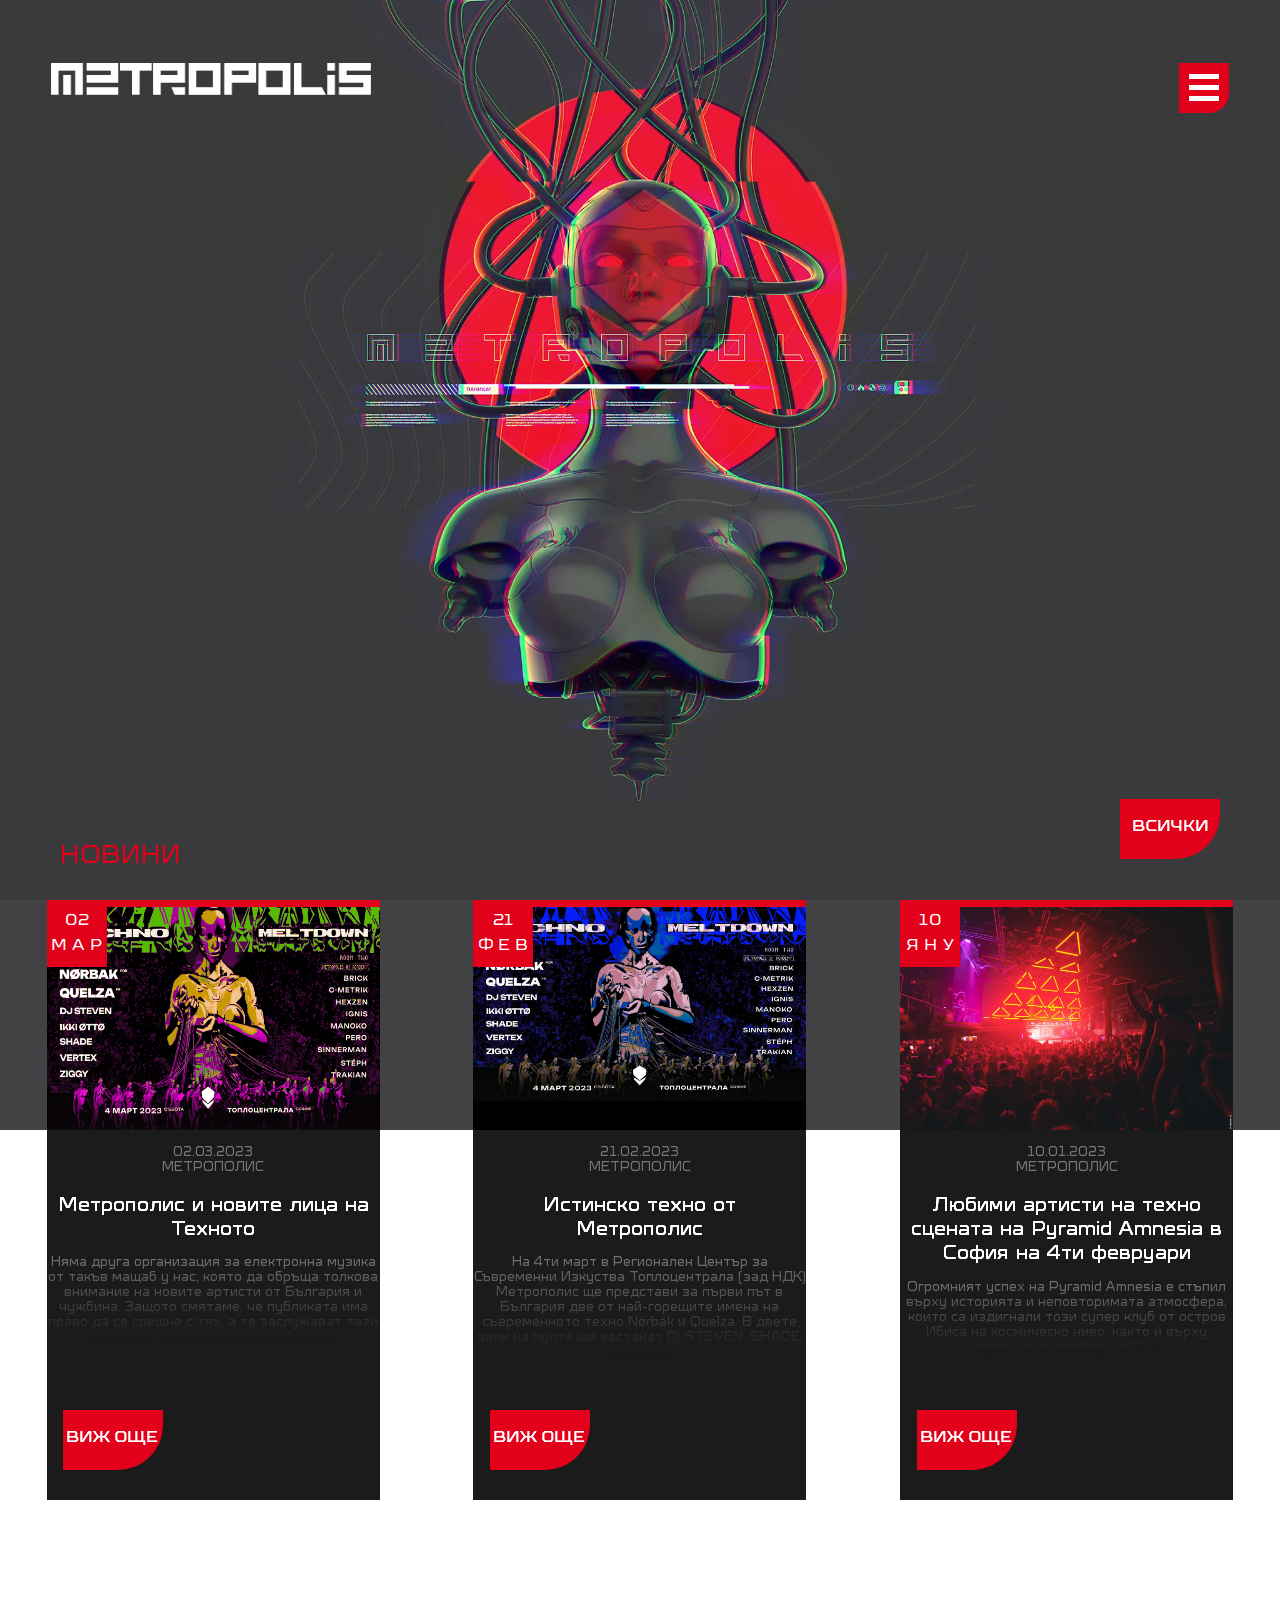
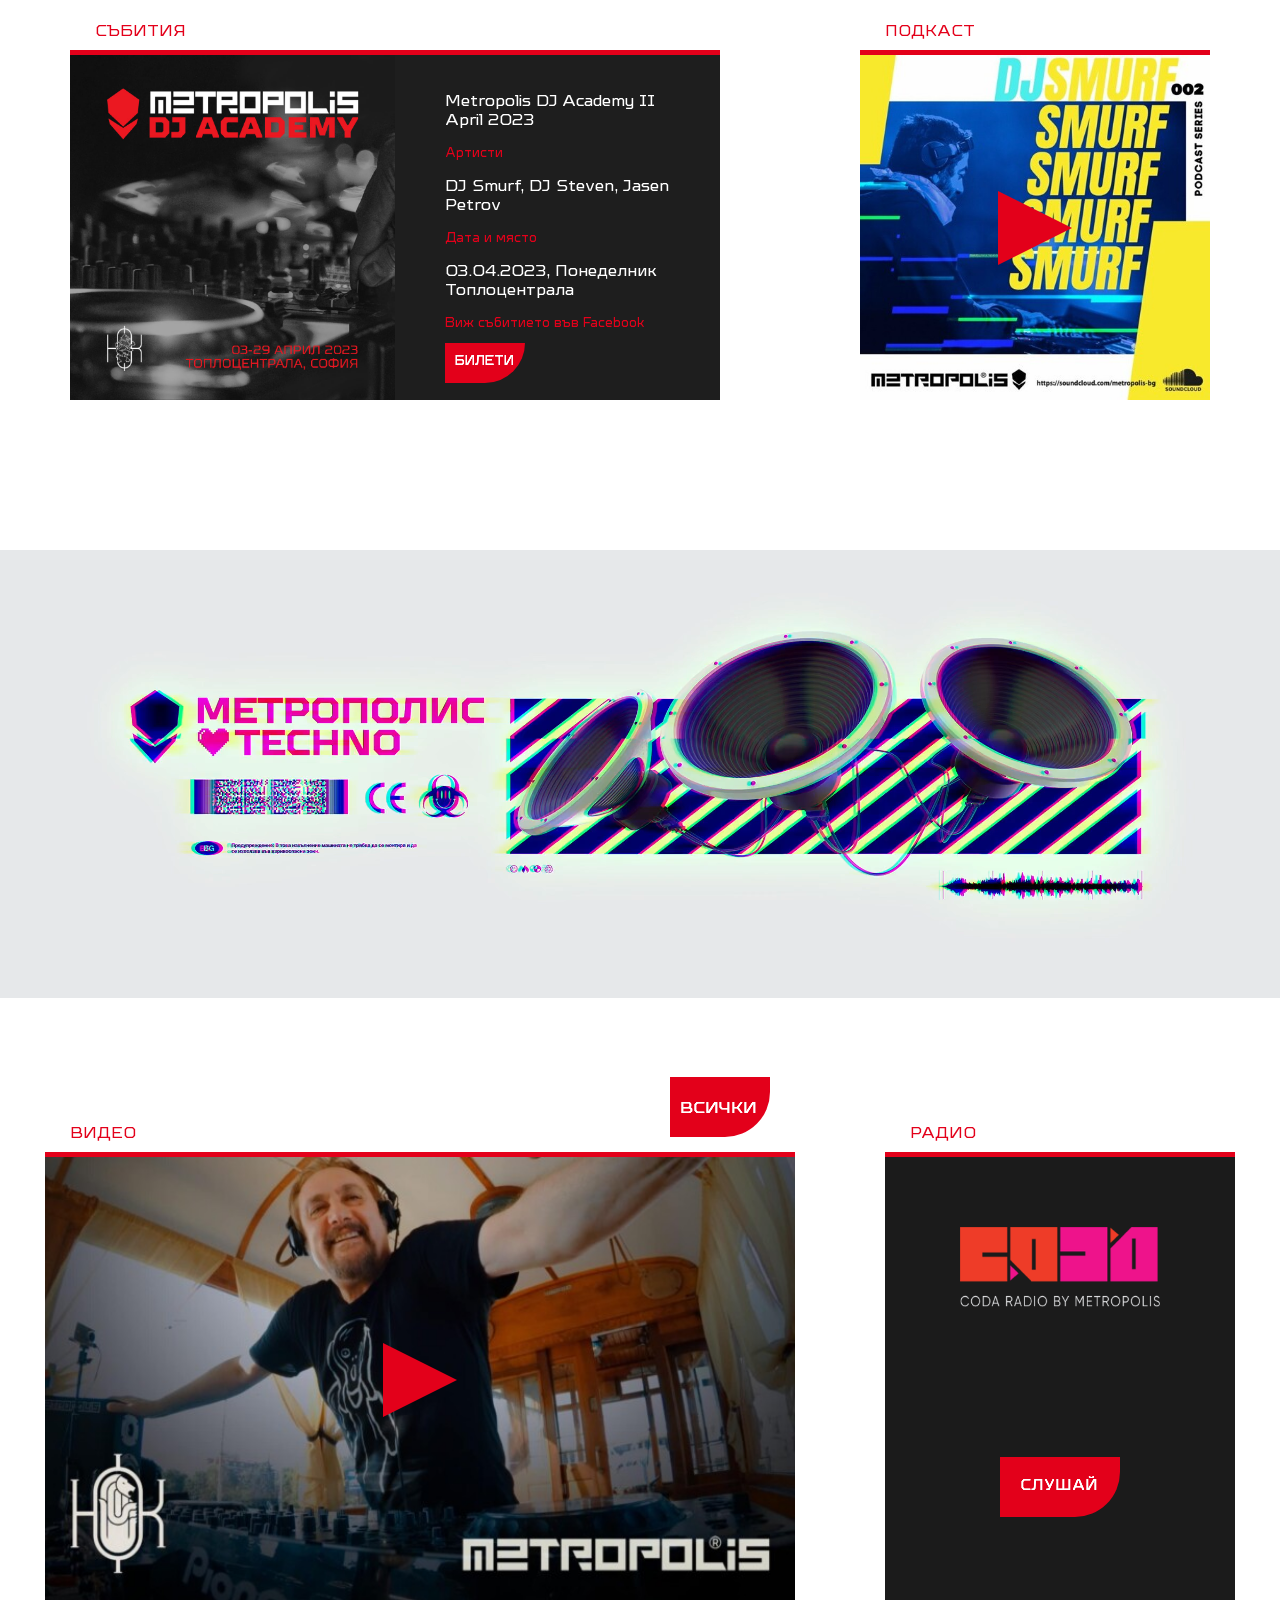
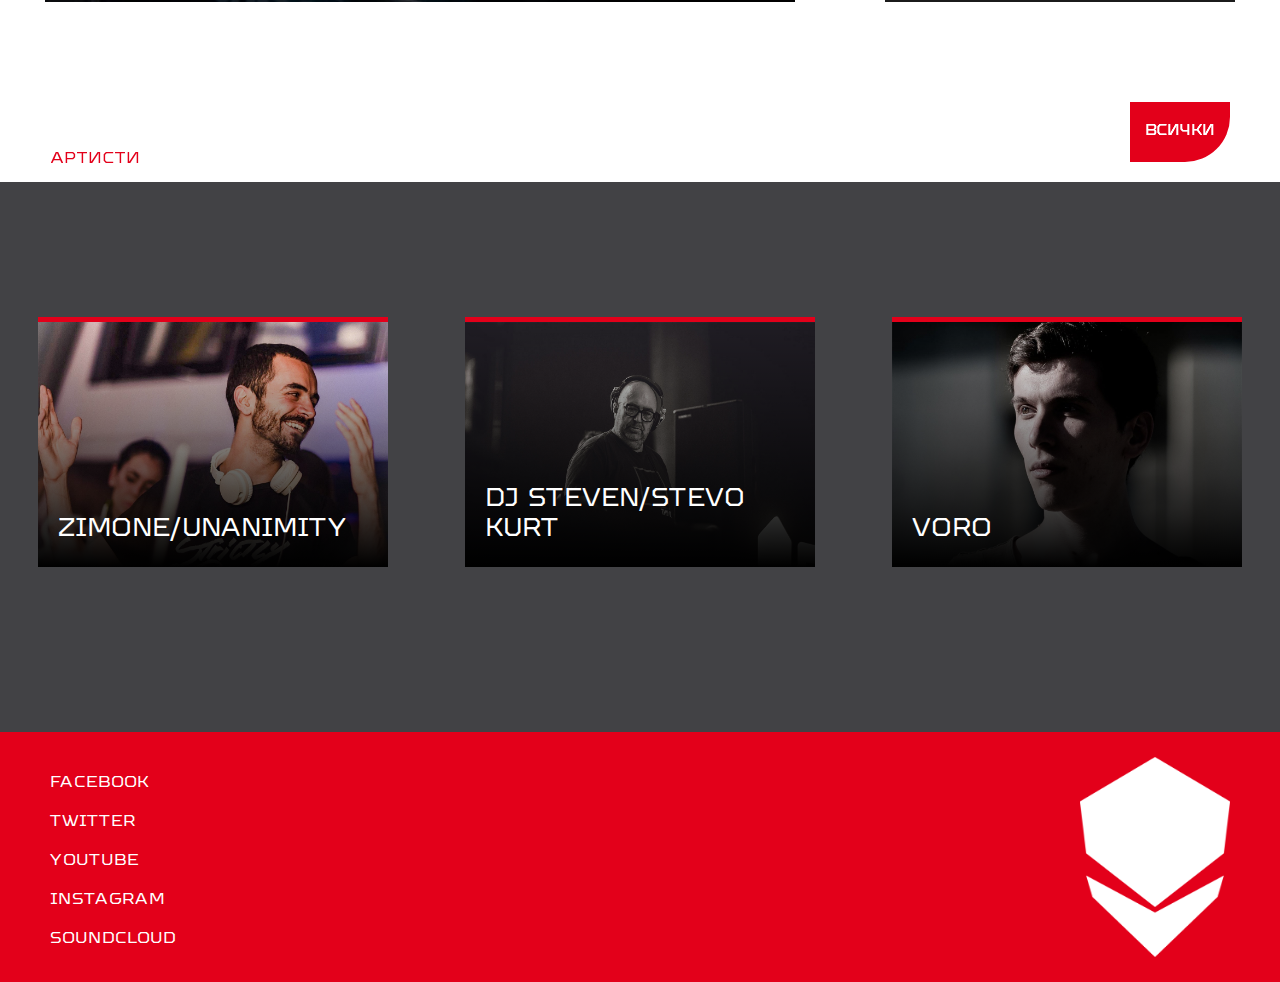
<file: index.html>
<!DOCTYPE html>
<html lang="en">
<head>
    <meta charset="UTF-8">
    <meta http-equiv="X-UA-Compatible" content="IE=edge">
    <meta name="viewport" content="width=device-width, initial-scale=1.0">
    <title>Metropolis</title>
    <link rel="stylesheet" href="css-styles/style.css" type="text/css">
</head>
<body>

    <!-- HIDDEN MENU START -->
    <nav>
        <div class="menu">
            <div class="menuLogo">
                <img src="images/logo.svg" alt="">
            </div>
            <div class="boxContainer">
                <div class="textBox navMenuText">

                    <span>
                        <a href="index.html" target="_self" >НАЧАЛО</a>
                    </span>

                    <span>
                        <a href="allVideos.html" target="_self" >ВИДЕО</a>
                    </span>

                    <span>
                        <a href="news.html" target="_self" >НОВИНИ</a>
                    </span>

                    <span>
                        <a href="https://www.facebook.com/MetropolisDJs" target="_blank" >FACEBOOK</a>
                    </span>

                    <span>
                        <a href="https://twitter.com/MetropolisBG" target="_blank">TWITTER</a>
                    </span>
                    
                    <span>
                        <a href="https://www.youtube.com/channel/UCT6R2OZqu9-nMjXyad69Icw/" target="_blank" >YOUTUBE</a>
                    </span>
                    
                    <span>
                        <a href="https://www.instagram.com/metropolis_bg/" target="_blank">INSTAGRAM</a>
                    </span>
                    
                    <span>
                        <a href="https://soundcloud.com/metropolis-bg" target="_blank">SOUNDCLOUD</a>
                    </span>
                </div>
                <div class="logoBox">
                    <img src="images/alien-white.png" width="250px" height="350px" alt="">
                </div>
            </div>
        </div>
    </nav>
    <!-- HIDDEN MENU END -->

    <header>
        <div id="robot">
            <video autoplay loop muted>
                <source src="video/metropolis-robot-1.mp4" type="video/mp4">
            </video>
            <a href="index.html"  target="_self">
                <img id="logo" src="images/logo.svg" alt="">
            </a>
            <div id="news">
                <p>НОВИНИ</p>
             </div>
    
            <nav>
                <div class="allNewsContainer" 
                onclick="news()" 
                onmouseover="addAnimation()" 
                onmouseleave="removeAnimation()">
                    <p class="allNews" >ВСИЧКИ</p>
                    <p class="allNews" >ВСИЧКИ</p>
                    <p class="allNews" >ВСИЧКИ</p>
                </div>
            </nav>
            <nav>
                <div class="hambButton" id="firstHam" onclick="hamburger()">
                    <div class="bar1 hamBars"></div>
                    <div class="bar2 hamBars"></div>
                    <div class="bar3 hamBars"></div>
                </div>
             </nav>
        </div>
    </header>

     <article>

        <!-- NEWS SECTION START -->
        <div class="grayBackground">
            <div class="articleContainer">
                <div class="content">
                    <img src="images/metropolis-meltdown.png" id="firstImg" alt="Metropolis">
                    <div class="box">
                        <p>02
                            <br>
                            М А Р
                        </p>
                    </div>
                    <div class="textContent">
                         <p>02.03.2023</p>
                         <p>МЕТРОПОЛИС</p>
                         <br>
                         <p class="favArtist textAnimation" 
                         onmouseenter="addAnimation3(0)"
                         onmouseleave="removeAnimation3()">
                                Метрополис и новите лица на Техното
                         </p>
                         <p class="favArtist2 textAnimation" 
                         onmouseenter="addAnimation3(0)"
                         onmouseleave="removeAnimation3()">
                                Метрополис и новите лица на Техното
                         </p>
                         <p class="favArtist3 textAnimation" 
                         onclick="redirect('newsPages/futureHeroes.html')" 
                         onmouseenter="addAnimation3(0)"
                         onmouseleave="removeAnimation3()">
                                Метрополис и новите лица на Техното
                         </p>
                            <br>
                         <p id="grayFade1">
                                Няма друга организация за електронна музика от такъв мащаб у нас, която да обръща толкова внимание на новите артисти от България и чужбина. 
                                Защото смятаме, че публиката има право да се срещне с тях, а те заслужават тази среща. В това отношение наближ…
                         </p>
                    </div>
                    <nav>
                        <div class="seeMoreContainer" 
                        onclick="redirect('newsPages/futureHeroes.html')" 
                        onmouseenter="addAnimation2(event)" 
                        onmouseleave="removeAnimation2('.seeMore')">
                            <p class="seeMore" >ВИЖ ОЩЕ</p>
                            <p class="seeMore" >ВИЖ ОЩЕ</p>
                            <p class="seeMore" >ВИЖ ОЩЕ</p>
                        </div>
                    </nav>
                </div>   

                <div class="content">
                    <img src="images/metropolis-blue-meltdown.jpeg" id="secondImg" alt="Metropolis">
                    <div class="box">
                        <p>21
                            <br>
                            Ф Е В
                        </p>
                    </div>
                    <div class="textContent">
                        <p>21.02.2023</p>
                        <p>МЕТРОПОЛИС</p>
                        <br>
                        <p class="favArtist textAnimation"
                        onmouseenter="addAnimation3(1)"
                        onmouseleave="removeAnimation3()"
                        >
                            Истинско техно от <br> Метрополис
                        </p>
                        <p class="favArtist2 textAnimation"
                        onmouseenter="addAnimation3(1)"
                        onmouseleave="removeAnimation3()"
                        >
                            Истинско техно от <br> Метрополис
                        </p>
                        <p class="favArtist3 textAnimation"
                        onclick="redirect('newsPages/properTechno.html')" 
                        onmouseenter="addAnimation3(1)"
                        onmouseleave="removeAnimation3()"
                        >
                            Истинско техно от <br> Метрополис
                        </p>
                        <br>
                        <p id="grayFade2">
                            На 4ти март в Регионален Център за Съвременни Изкуства Топлоцентрала (зад НДК) 
                            Метрополис ще представи за първи път в България две от най-горещите имена на съвременното 
                            техно Nørbak и Quelza. В двете зали на пулта ще застанат Dj STEVEN, SHADE, ZIGGY,…
                        </p>
                    </div>
                    <nav>
                        <div class="seeMoreContainer" 
                        onclick="redirect('newsPages/properTechno.html')" 
                        onmouseenter="addAnimation2(event)" 
                        onmouseleave="removeAnimation2('.seeMore')">
                            <p class="seeMore" >ВИЖ ОЩЕ</p>
                            <p class="seeMore" >ВИЖ ОЩЕ</p>
                            <p class="seeMore" >ВИЖ ОЩЕ</p>
                        </div>
                    </nav>
                </div>

                <div class="content">
                        <img src="images/Optimized-PHRANK.jpeg" id="thirdImg"  alt="Metropolis">
                        <div class="box">
                            <p>10
                                <br>
                                Я Н У
                            </p>
                        </div>
                        <div class="textContent">
                            <p>10.01.2023</p>
                            <p>МЕТРОПОЛИС</p>
                            <br>
                            <p class="favArtist textAnimation"
                            onmouseenter="addAnimation3(2)"
                            onmouseleave="removeAnimation3(event)"
                            >
                                Любими артисти на техно сцената на Pyramid Amnesia в София на 4ти февруари
                            </p>
                            <p class="favArtist textAnimation" id="favArtistText1"
                            onmouseenter="addAnimation3(2)"
                            onmouseleave="removeAnimation3(event)"
                            >
                                Любими артисти на техно сцената на Pyramid Amnesia в София на 4ти февруари
                            </p>
                            <p class="favArtist textAnimation" id="favArtistText2"
                            onclick="redirect('newsPages/favArtists.html')" 
                            onmouseenter="addAnimation3(2)"
                            onmouseleave="removeAnimation3(event)"
                            >
                                Любими артисти на техно сцената на Pyramid Amnesia в София на 4ти февруари
                            </p>
                            <br>
                            <p id="grayFade3">
                                Огромният успех на Pyramid Amnesia е стъпил върху историята и неповторимата атмосфера,
                                които са издигнали този супер клуб от остров Ибиса на космическо ниво, както и върху страхотния подбор на DJ…
                            </p>
                        </div>
                        <nav>
                            <div class="seeMoreContainer" 
                            onclick="redirect('newsPages/favArtists.html')" 
                            onmouseenter="addAnimation2(event)" 
                            onmouseleave="removeAnimation2('.seeMore')">
                                <p class="seeMore" >ВИЖ ОЩЕ</p>
                                <p class="seeMore" >ВИЖ ОЩЕ</p>
                                <p class="seeMore" >ВИЖ ОЩЕ</p>
                            </div>
                        </nav>
                         </div>
                </div> 

                <!-- NEWS SECTION END -->
                <article>
                    <div class="article2Container">
                        <!-- EVENTS AND PODCAST SECTION -->
                            <div id="sectionContainer">

                                <div class="article2Title">
                                    <p>СЪБИТИЯ</p>
                                </div>

                                <a href="https://www.facebook.com/events/755319146289491" target="_blank">
                                    <img id="academy" src="images/mdja.jpeg" alt="">
                                </a>

                                <div class="article2Text">
                                    <p>Metropolis DJ Academy II 
                                    <br>
                                        April 2023
                                    </p>

                                    <p id="textArtists">
                                        Артисти
                                    </p>
                                    <p>
                                        DJ Smurf, DJ Steven, Jasen
                                        <br>
                                        Petrov
                                    </p>
                                    <p id="dateText">
                                        Дата и място
                                    </p>
                                    <p>
                                        03.04.2023, Понеделник
                                        <br>
                                        <span>Топлоцентрала</span>
                                    </p>
                                    <p id="fbEvent">
                                        Виж събитието във Facebook
                                    </p>
                                    <div class="ticketsContainer"
                                    onclick="fbEvent()" 
                                    onmouseenter="addAnimationButton(0, '.ticketsContainer', 1, 3, 5)" 
                                    onmouseleave="removeAnimation2('.ticketsText')"
                                    >
                                        <p class="ticketsText" >БИЛЕТИ</p>
                                        <p class="ticketsText" >БИЛЕТИ</p>
                                        <p class="ticketsText" >БИЛЕТИ</p>
                                    </div>
                                </div>
                            </div>


                            <div id="sectionContainer2">

                                <div class="article2Title">
                                    <p>ПОДКАСТ</p>
                                </div>

                                <a id="linkTo" href="podcast.html">
                                    <img id="podcastCover" class="podcastImg" src="images/podcastSmurf.jpeg" alt="">
                                    <div class="playButton"></div>
                                </a>
                            </div>
                     <!-- EVENTS AND PODCAST SECTION END -->
                            <section>
                                    <div class="vidSpeakersContainer">
                                        <video autoplay loop muted id="vidSpeakers" src="video/vid_speakers.mp4"></video>
                                    </div>
                             </section>


                             <!-- VIDEO AND RADIO SECTION -->
                             <section class="wrap">
                                    <div class="section2Container">

                                        <div class="article2Title">
                                            <p>ВИДЕО</p>
                                        </div>

                                        <div class="article2SecondTitle"
                                        onclick="redirect('allVideos.html')" 
                                        onmouseenter="addAnimationButton(0, '.article2SecondTitle', 1, 3, 5)" 
                                        onmouseleave="removeAnimation2('.allVideosText')"
                                        >
                                            <p class="allVideosText">ВСИЧКИ</p>
                                            <p class="allVideosText">ВСИЧКИ</p>
                                            <p class="allVideosText">ВСИЧКИ</p>
                                        </div>
                                        <a id="videoLink" href="streaming.html">
                                                <img id="videoImg" class="podcastImg" src="images/jassenVideo.jpeg" alt="Metropolis Video">
                                                <div class="playButton2"></div>
                                        </a>
                                    </div>
        
        
                                     <div class="section2Container2">


                                        <div class="article2Title">
                                            <p>РАДИО</p>
                                        </div>
                                        <img class="codaImg" src="images/coda-logo-1.png" alt="">
                                        <div class="radioButtonContainer"
                                        onclick="radio()" 
                                        onmouseenter="addAnimationButton(0, '.radioButtonContainer', 1, 3, 5)" 
                                        onmouseleave="removeAnimation2('.radioText')"
                                        >
                                            <p class="radioText">СЛУШАЙ</p>
                                            <p class="radioText">СЛУШАЙ</p>
                                            <p class="radioText">СЛУШАЙ</p>
                                        </div>
                                     </div>
                             </section>

                             <!-- VIDEO AND RADIO SECTION END -->

                                <div class="grayOverlayContainer">
                                    <span class="article3Title">
                                        <p>АРТИСТИ</p>
                                    </span>
                                    <div class="allArtistsButton"
                                    onclick="allArtists()" 
                                    onmouseenter="addAnimationButton(0, '.allArtistsButton', 1, 3, 5)" 
                                    onmouseleave="removeAnimation2('.allArtistsText')"
                                    >
                                        <p class="allArtistsText">ВСИЧКИ</p>
                                        <p class="allArtistsText">ВСИЧКИ</p>
                                        <p class="allArtistsText">ВСИЧКИ</p>
                                    </div>

                                    <!-- ARTIST SECTION -->
                                    <div class="flexCont">
                                        <div class="artistsImg">
                                            <div>
                                                <p class="djName" >DJ STEVEN</p>
                                            </div>
                                            <img class="djImg" width="100%" height="100%" src="images/dj-steven-1.jpeg" alt="">
                                        </div>
                                        <div class="artistsImg">
                                            <div>
                                                <p class="djName" >ZIMONE</p>
                                            </div>
                                            <img class="djImg" width="100%" height="100%" src="images/zimone-1.jpeg" alt="">
                                        </div>
                                        <div class="artistsImg">
                                            <div>
                                                <p class="djName" >JASSEN PETROV</p>
                                            </div>
                                            <img class="djImg" width="100%" height="100%" src="images/jassen-petrov-1.jpeg" alt="">
                                        </div>

                                    </div>
                                    <!-- ARTIST SECTION END -->

                                    <!--  FOOTER START   -->
                                    <footer>
                                        <div class="footer">

                                            <div class="footerText">
                                                <span>
                                                    <a href="https://www.facebook.com/MetropolisDJs" target="_blank" >FACEBOOK</a>
                                                </span>

                                                <span>
                                                    <a href="https://twitter.com/MetropolisBG" target="_blank">TWITTER</a>
                                                </span>
                                                
                                                <span>
                                                    <a href="https://www.youtube.com/channel/UCT6R2OZqu9-nMjXyad69Icw/" target="_blank" >YOUTUBE</a>
                                                </span>
                                                
                                                <span>
                                                    <a href="https://www.instagram.com/metropolis_bg/" target="_blank">INSTAGRAM</a>
                                                </span>
                                                
                                                <span>
                                                    <a href="https://soundcloud.com/metropolis-bg" target="_blank">SOUNDCLOUD</a>
                                                </span>
                                            </div>

                                            <div class="logoFooter">
                                                <img src="images/alien-white.png" alt="">
                                            </div>
                                        </div>
                                    </footer>
                                    <!-- FOOTER END -->
                                </div>

                    </div>
                </article>
             </div>
     </article>
    
    <script src="scripts/indexScript.js" ></script>
</body>
</html>
</file>
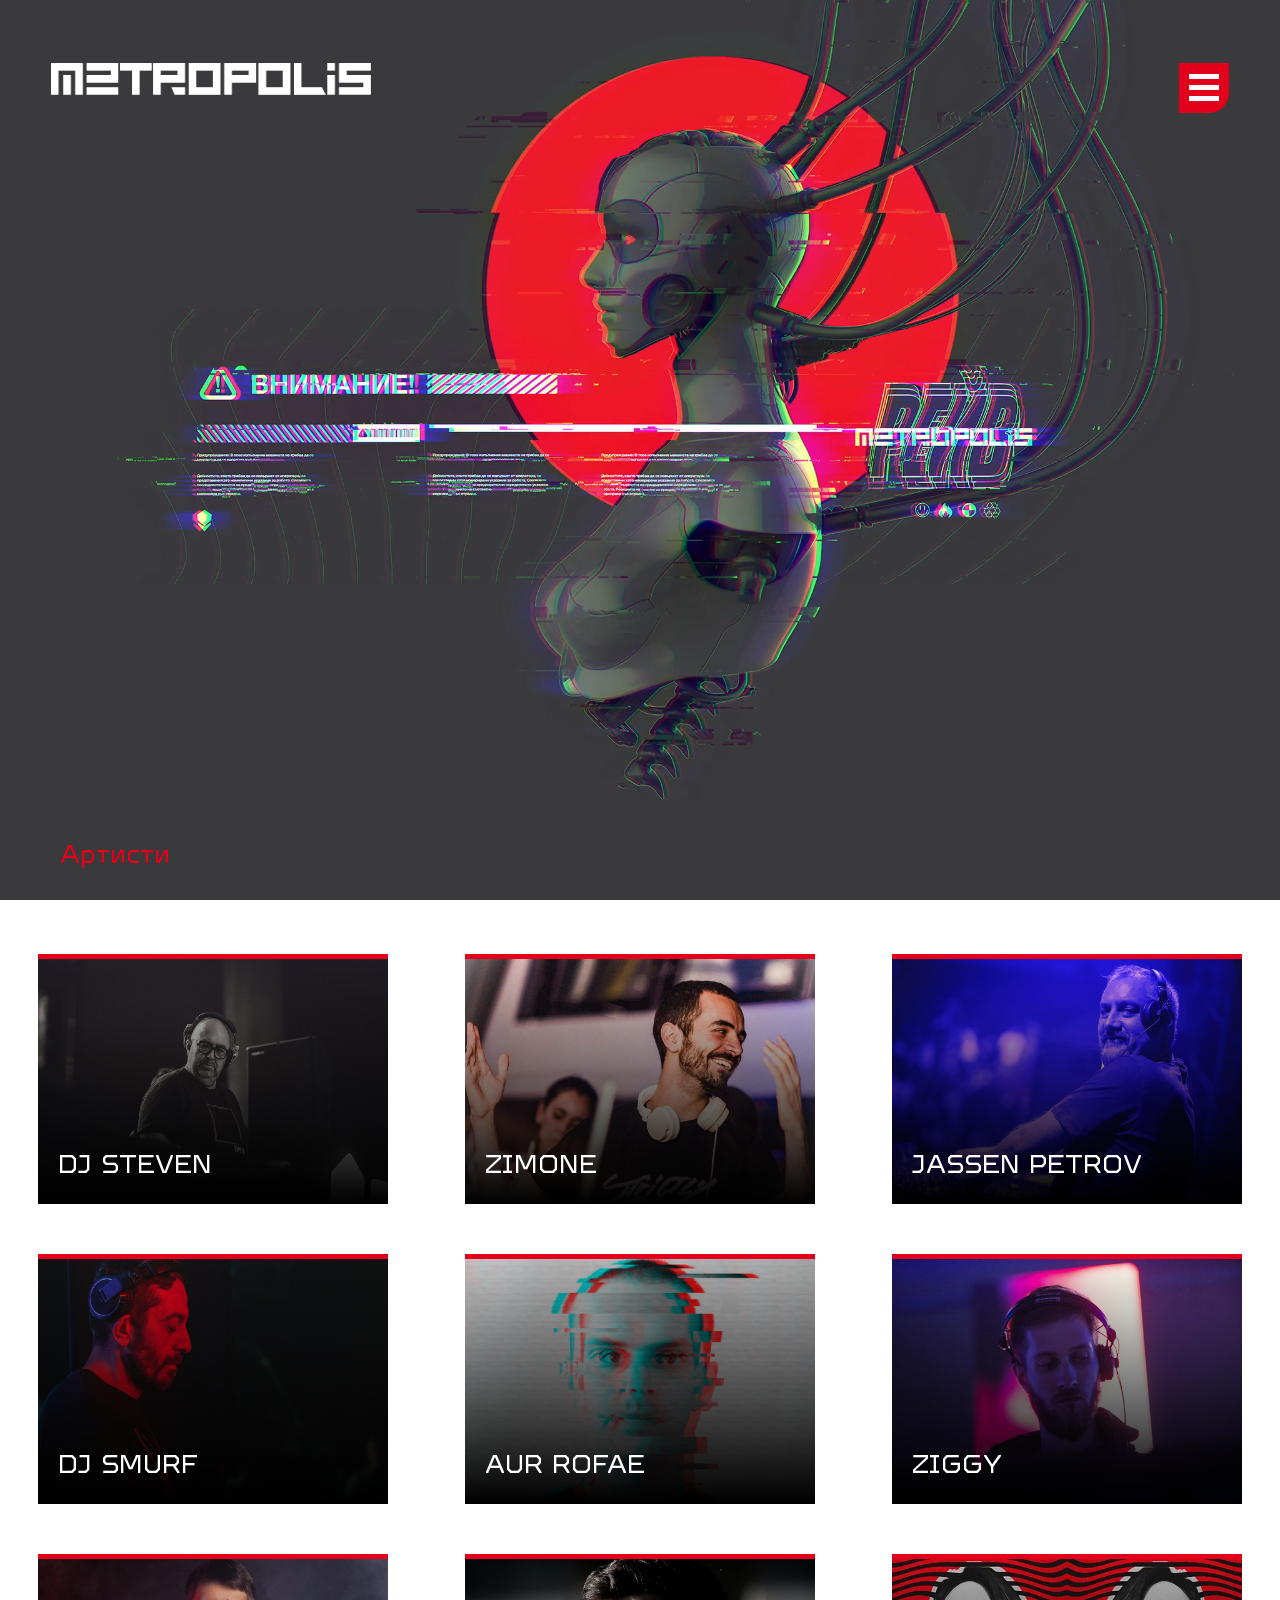
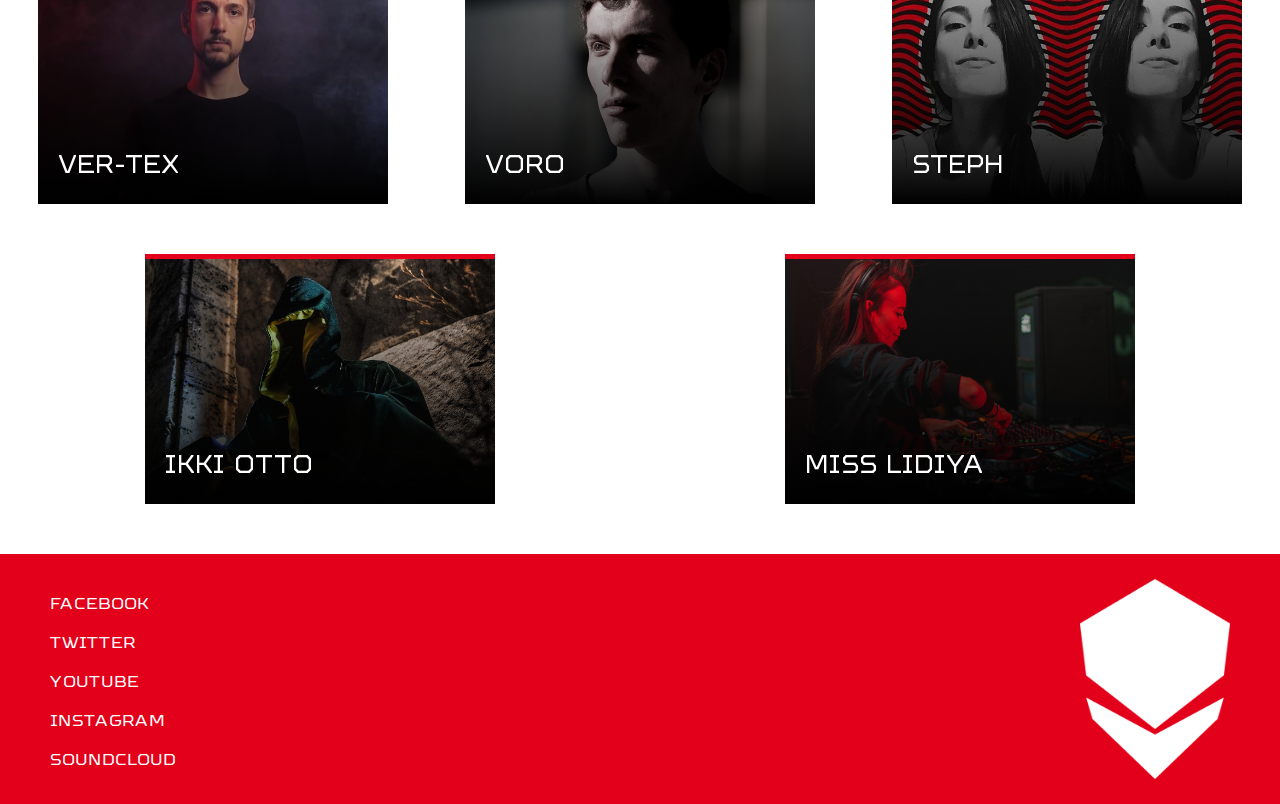
<file: allArtists.html>
<!DOCTYPE html>
<html lang="en">
<head>
    <meta charset="UTF-8">
    <meta http-equiv="X-UA-Compatible" content="IE=edge">
    <meta name="viewport" content="width=device-width, initial-scale=1.0">
    <title>Artists</title>
    <link rel="stylesheet" href="css-styles/style.css">
    <link rel="stylesheet" href="css-styles/all-artists-style.css">
</head>
<body>
    <nav>
        <div class="menu">
            <div class="menuLogo">
                <img src="images/logo.svg" alt="">
            </div>
            <div class="boxContainer">
                <div class="textBox navMenuText">

                    <span>
                        <a href="index.html" target="_self" >НАЧАЛО</a>
                    </span>

                    <span>
                        <a href="podcast.html" target="_self" >ПОДКАСТИ</a>
                    </span>

                    <span>
                        <a href="news.html" target="_self" >НОВИНИ</a>
                    </span>

                    <span>
                        <a href="https://www.facebook.com/MetropolisDJs" target="_blank" >FACEBOOK</a>
                    </span>

                    <span>
                        <a href="https://twitter.com/MetropolisBG" target="_blank">TWITTER</a>
                    </span>
                    
                    <span>
                        <a href="https://www.youtube.com/channel/UCT6R2OZqu9-nMjXyad69Icw/" target="_blank" >YOUTUBE</a>
                    </span>
                    
                    <span>
                        <a href="https://www.instagram.com/metropolis_bg/" target="_blank">INSTAGRAM</a>
                    </span>
                    
                    <span>
                        <a href="https://soundcloud.com/metropolis-bg" target="_blank">SOUNDCLOUD</a>
                    </span>
                </div>
                <div class="logoBox">
                    <img src="images/alien-white.png" width="250px" height="350px" alt="">
                </div>
            </div>
        </div>
    </nav>
    <!-- HIDDEN MENU END -->

    <header>
        <div id="robot">
            <video autoplay loop muted>
                <source src="video/vid_robot-3.mp4" type="video/mp4">
            </video>
            <a href="index.html"  target="_self">
                <img id="logo" src="images/logo.svg" alt="">
            </a>
            <div id="news">
                <p>Артисти</p>
             </div>

            <nav>
                <div class="hambButton" id="firstHam" onclick="hamburger()">
                    <div class="bar1 hamBars"></div>
                    <div class="bar2 hamBars"></div>
                    <div class="bar3 hamBars"></div>
                </div>
             </nav>
        </div>
    </header>

    <main>
        <div class="flexContAllArtists">
            <div class="artistsImg">
                <div>
                    <p class="djName" >DJ STEVEN</p>
                </div>
                <img class="djImg" width="100%" height="100%" src="images/dj-steven-1.jpeg" alt="">
            </div>
            <div class="artistsImg">
                <div>
                    <p class="djName" >ZIMONE</p>
                </div>
                <img class="djImg" width="100%" height="100%" src="images/zimone-1.jpeg" alt="">
            </div>
            <div class="artistsImg">
                <div>
                    <p class="djName" >JASSEN PETROV</p>
                </div>
                <img class="djImg" width="100%" height="100%" src="images/jassen-petrov-1.jpeg" alt="">
            </div>

            <div class="artistsImg">
                <div>
                    <p class="djName" >DJ SMURF</p>
                </div>
                <img class="djImg" width="100%" height="100%" src="images/dj-smurf-1.jpeg" alt="">
            </div>

            <div class="artistsImg">
                <div>
                    <p class="djName" >AUR ROFAE</p>
                </div>
                <img class="djImg" width="100%" height="100%" src="images/Aur-Rofae-1.jpeg" alt="">
            </div>

            <div class="artistsImg">
                <div>
                    <p class="djName" >ZIGGY</p>
                </div>
                <img class="djImg" width="100%" height="100%" src="images/ziggy-1.jpeg" alt="">
            </div>

            <div class="artistsImg">
                <div>
                    <p class="djName" >VER-TEX</p>
                </div>
                <img class="djImg" width="100%" height="100%" src="images/VER-TEX-1.jpeg" alt="">
            </div>

            <div class="artistsImg">
                <div>
                    <p class="djName" >VORO</p>
                </div>
                <img class="djImg" width="100%" height="100%" src="images/Voro-1.jpeg" alt="">
            </div>


            <div class="artistsImg">
                <div>
                    <p class="djName" >STEPH</p>
                </div>
                <img class="djImg" width="100%" height="100%" src="images/Steph-1.jpeg" alt="">
            </div>

            <div class="artistsImg">
                <div>
                    <p class="djName" >IKKI OTTO</p>
                </div>
                <img class="djImg" width="100%" height="100%" src="images/Ikki-Otto-1.jpeg" alt="">
            </div>

            <div class="artistsImg">
                <div>
                    <p class="djName" >MISS LIDIYA</p>
                </div>
                <img class="djImg" width="100%" height="100%" src="images/miss-lidiya.jpeg" alt="">
            </div>

        </div>
    </main>

    <footer>
        <div class="footerAllArtists">

            <div class="footerText">
                <span>
                    <a href="https://www.facebook.com/MetropolisDJs" target="_blank" >FACEBOOK</a>
                </span>

                <span>
                    <a href="https://twitter.com/MetropolisBG" target="_blank">TWITTER</a>
                </span>
                
                <span>
                    <a href="https://www.youtube.com/channel/UCT6R2OZqu9-nMjXyad69Icw/" target="_blank" >YOUTUBE</a>
                </span>
                
                <span>
                    <a href="https://www.instagram.com/metropolis_bg/" target="_blank">INSTAGRAM</a>
                </span>
                
                <span>
                    <a href="https://soundcloud.com/metropolis-bg" target="_blank">SOUNDCLOUD</a>
                </span>
            </div>

            <div class="logoFooter">
                <img src="images/alien-white.png" alt="">
            </div>
        </div>
    </footer>

    <script src="scripts/newsScript.js"></script>
</body>
</html>
</file>
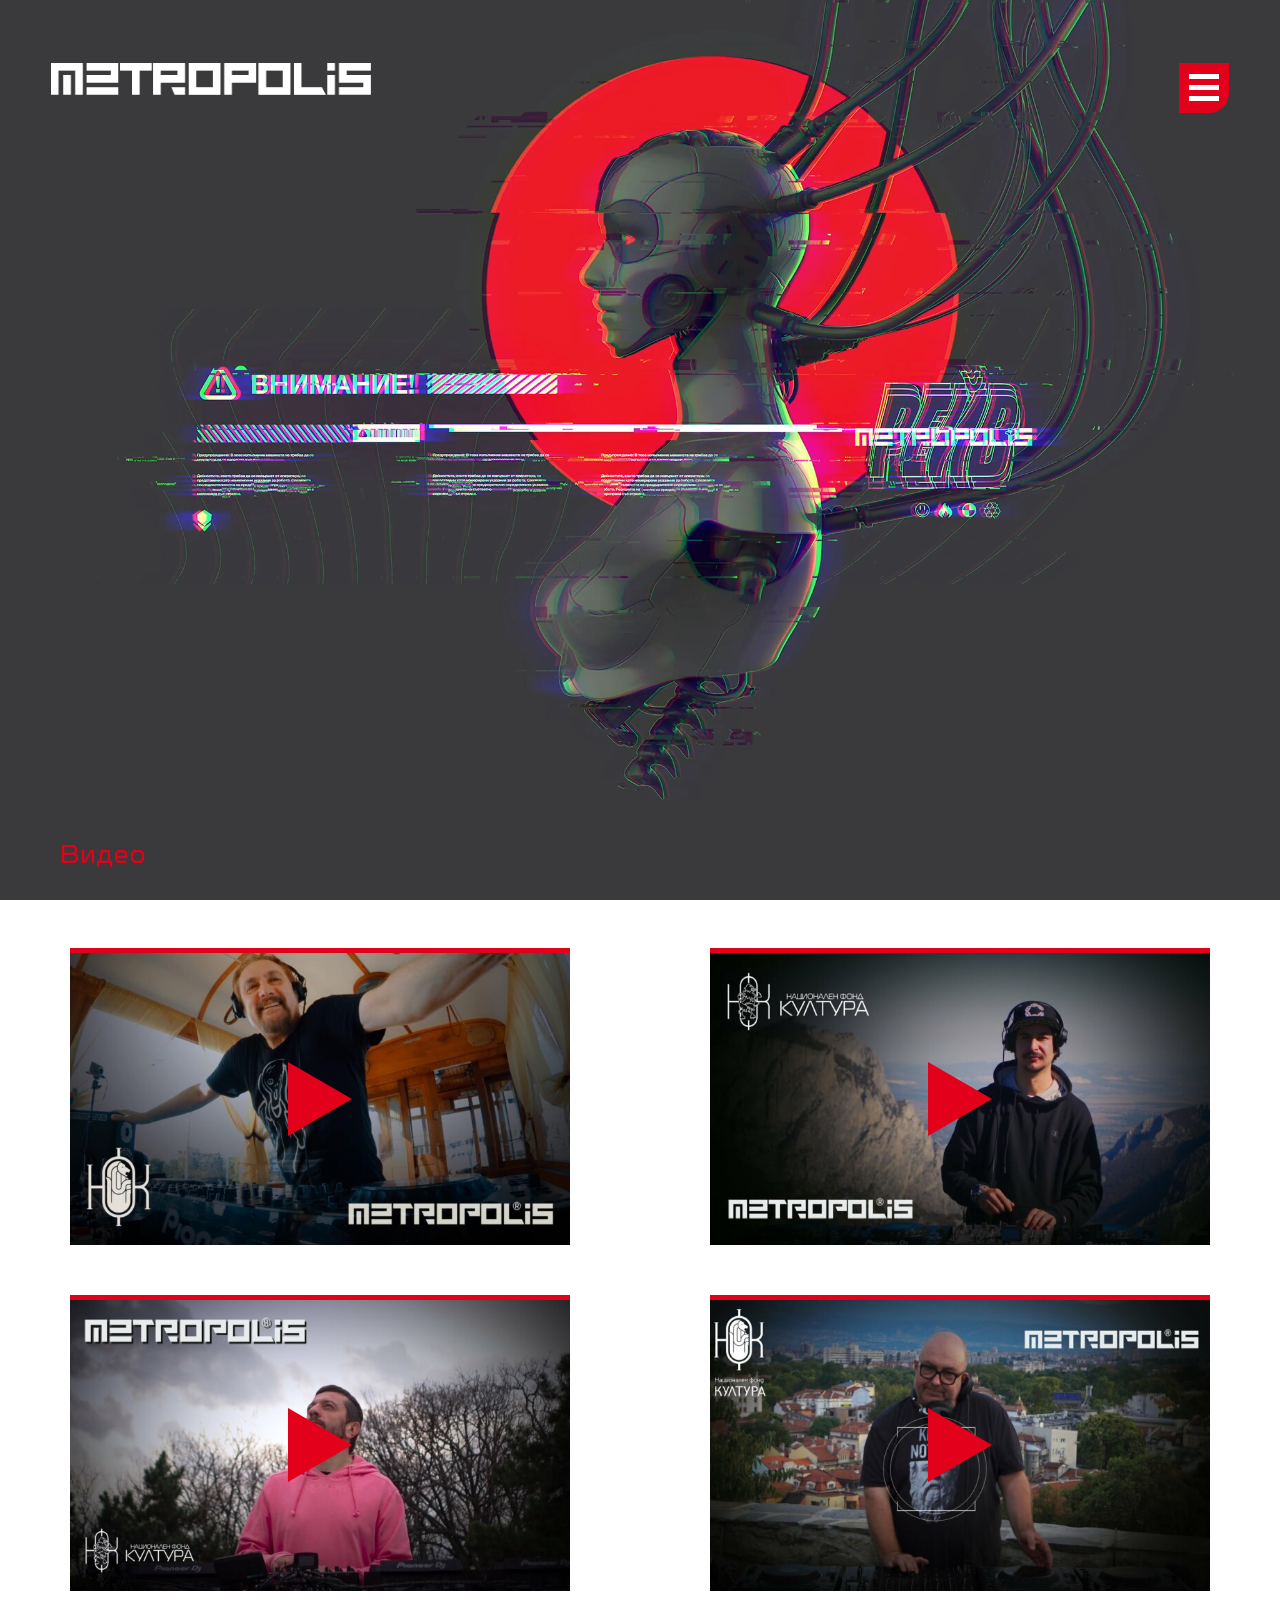
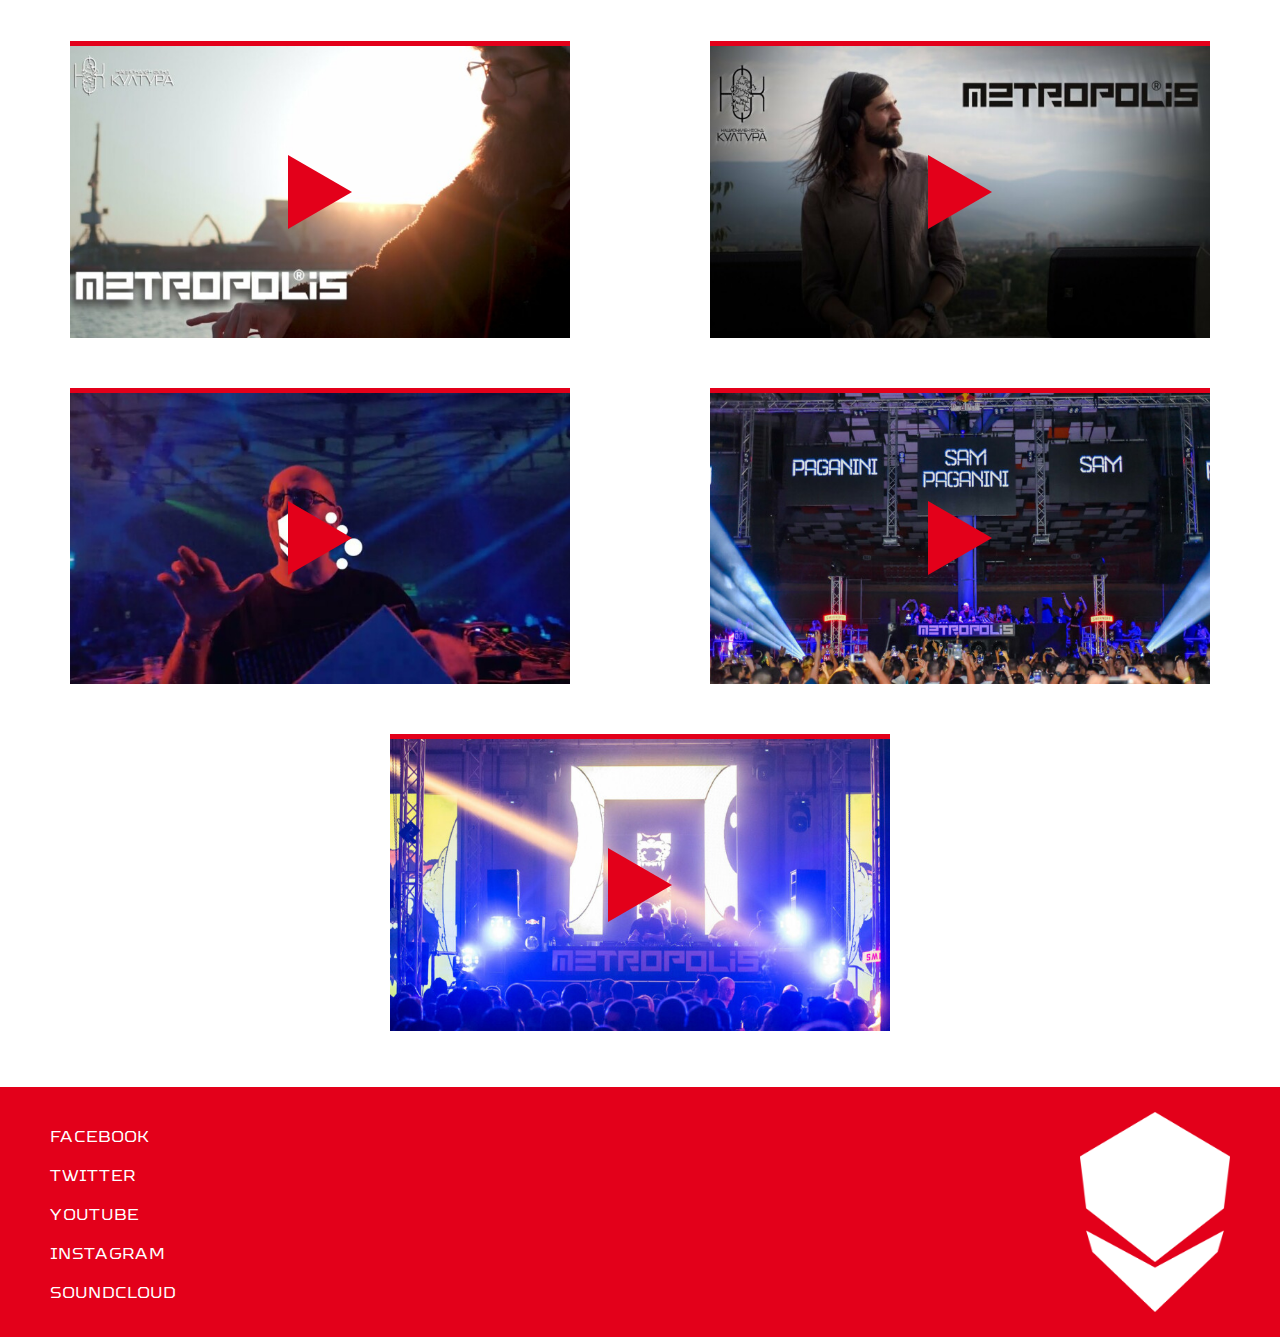
<file: allVideos.html>
<!DOCTYPE html>
<html lang="en">
<head>
    <meta charset="UTF-8">
    <meta http-equiv="X-UA-Compatible" content="IE=edge">
    <meta name="viewport" content="width=device-width, initial-scale=1.0">
    <title>Videos</title>
    <link rel="stylesheet" href="css-styles/style.css">
    <link rel="stylesheet" href="css-styles/all-artists-style.css">
    <link rel="stylesheet" href="css-styles/allVideosStyle.css">
</head>
<body>
    <nav>
        <div class="menu">
            <div class="menuLogo">
                <img src="images/logo.svg" alt="">
            </div>
            <div class="boxContainer">
                <div class="textBox navMenuText">

                    <span>
                        <a href="index.html" target="_self" >НАЧАЛО</a>
                    </span>

                    <span>
                        <a href="podcast.html" target="_self" >ПОДКАСТИ</a>
                    </span>

                    <span>
                        <a href="news.html" target="_self" >НОВИНИ</a>
                    </span>

                    <span>
                        <a href="https://www.facebook.com/MetropolisDJs" target="_blank" >FACEBOOK</a>
                    </span>

                    <span>
                        <a href="https://twitter.com/MetropolisBG" target="_blank">TWITTER</a>
                    </span>
                    
                    <span>
                        <a href="https://www.youtube.com/channel/UCT6R2OZqu9-nMjXyad69Icw/" target="_blank" >YOUTUBE</a>
                    </span>
                    
                    <span>
                        <a href="https://www.instagram.com/metropolis_bg/" target="_blank">INSTAGRAM</a>
                    </span>
                    
                    <span>
                        <a href="https://soundcloud.com/metropolis-bg" target="_blank">SOUNDCLOUD</a>
                    </span>
                </div>
                <div class="logoBox">
                    <img src="images/alien-white.png" width="250px" height="350px" alt="">
                </div>
            </div>
        </div>
    </nav>
    <!-- HIDDEN MENU END -->

    <header>
        <div id="robot">
            <video autoplay loop muted>
                <source src="video/vid_robot-3.mp4" type="video/mp4">
            </video>
            <a href="index.html"  target="_self">
                <img id="logo" src="images/logo.svg" alt="">
            </a>
            <div id="news">
                <p>Видео</p>
             </div>

            <nav>
                <div class="hambButton" id="firstHam" onclick="hamburger()">
                    <div class="bar1 hamBars"></div>
                    <div class="bar2 hamBars"></div>
                    <div class="bar3 hamBars"></div>
                </div>
             </nav>
        </div>
    </header>

    <main>
        <div class="flexContAllVideos">

            <div class="section2ContainerAllVideos" onclick="load2('JASSEN PETROV')">
                <a id="videoLink" href="streaming.html">
                        <img class="podcastImgAllVideos" src="images/jassenVideo.jpeg" alt="Metropolis Video">
                        <div class="playButton2AllVideos"></div>
                </a>
            </div>

            <div class="section2ContainerAllVideos" onclick="load2('SHADE')">
                <a id="videoLink" href="streaming.html">
                        <img class="podcastImgAllVideos" src="images/shadeVideo.jpeg" alt="Metropolis Video">
                        <div class="playButton2AllVideos"></div>
                </a>
            </div>

            <div class="section2ContainerAllVideos" onclick="load2('DJ SMURF')">
                <a id="videoLink" href="streaming.html">
                        <img class="podcastImgAllVideos" src="images/smurfVideo.jpeg" alt="Metropolis Video">
                        <div class="playButton2AllVideos"></div>
                </a>
            </div>

            <div class="section2ContainerAllVideos" onclick="load2('DJ STEVEN')">
                <a id="videoLink" href="streaming.html">
                        <img class="podcastImgAllVideos" src="images/stevenVideo.jpeg" alt="Metropolis Video">
                        <div class="playButton2AllVideos"></div>
                </a>
            </div>

            <div class="section2ContainerAllVideos" onclick="load2('ZIGGY')">
                <a id="videoLink" href="streaming.html">
                        <img class="podcastImgAllVideos" src="images/ziggyVideo.jpeg" alt="Metropolis Video">
                        <div class="playButton2AllVideos"></div>
                </a>
            </div>

            <div class="section2ContainerAllVideos" onclick="load2('SILENT CITIZEN')">
                <a id="videoLink" href="streaming.html">
                        <img class="podcastImgAllVideos" src="images/silentCitizen.jpeg" alt="Metropolis Video">
                        <div class="playButton2AllVideos"></div>
                </a>
            </div>

            <div class="section2ContainerAllVideos" onclick="load2('COCOON')">
                <a id="videoLink" href="streaming.html">
                        <img class="podcastImgAllVideos" src="images/cocoonVideo.jpeg" alt="Metropolis Video">
                        <div class="playButton2AllVideos"></div>
                </a>
            </div>

            <div class="section2ContainerAllVideos" onclick="load2('SAM PAGANINI')">
                <a id="videoLink" href="streaming.html">
                        <img class="podcastImgAllVideos" src="images/samPaganiniVideo.jpeg" alt="Metropolis Video">
                        <div class="playButton2AllVideos"></div>
                </a>
            </div>

            <div class="section2ContainerAllVideos" onclick="load2('SONIC')">
                <a id="videoLink" href="streaming.html">
                        <img class="podcastImgAllVideos" src="images/sonicVoyager2.jpeg" alt="Metropolis Video">
                        <div class="playButton2AllVideos"></div>
                </a>
            </div>

        </div>
    </main>

    <footer>
        <div class="footerAllArtists">

            <div class="footerText">
                <span>
                    <a href="https://www.facebook.com/MetropolisDJs" target="_blank" >FACEBOOK</a>
                </span>

                <span>
                    <a href="https://twitter.com/MetropolisBG" target="_blank">TWITTER</a>
                </span>
                
                <span>
                    <a href="https://www.youtube.com/channel/UCT6R2OZqu9-nMjXyad69Icw/" target="_blank" >YOUTUBE</a>
                </span>
                
                <span>
                    <a href="https://www.instagram.com/metropolis_bg/" target="_blank">INSTAGRAM</a>
                </span>
                
                <span>
                    <a href="https://soundcloud.com/metropolis-bg" target="_blank">SOUNDCLOUD</a>
                </span>
            </div>

            <div class="logoFooter">
                <img src="images/alien-white.png" alt="">
            </div>
        </div>
    </footer>

    <script src="scripts/newsScript.js"></script>
    <script src="scripts/allVideosScript.js"></script>
</body>
</html>
</file>
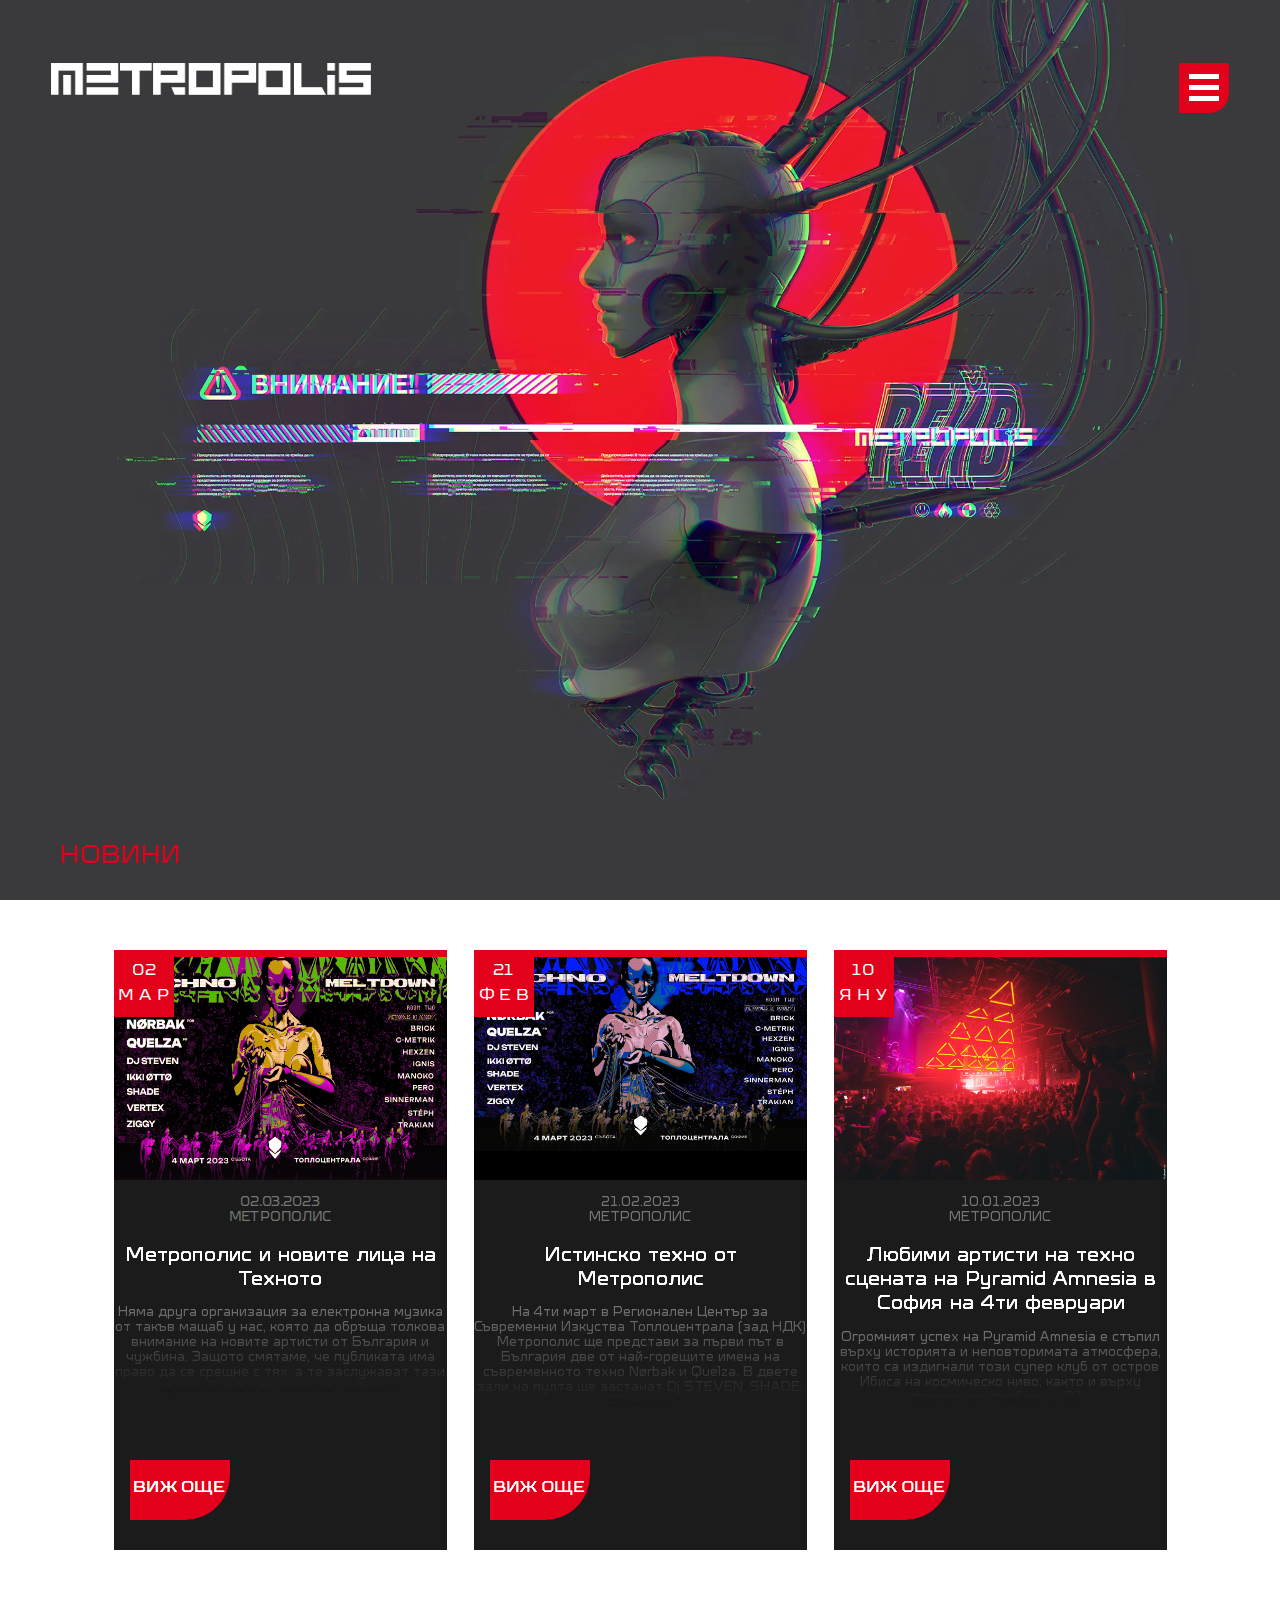
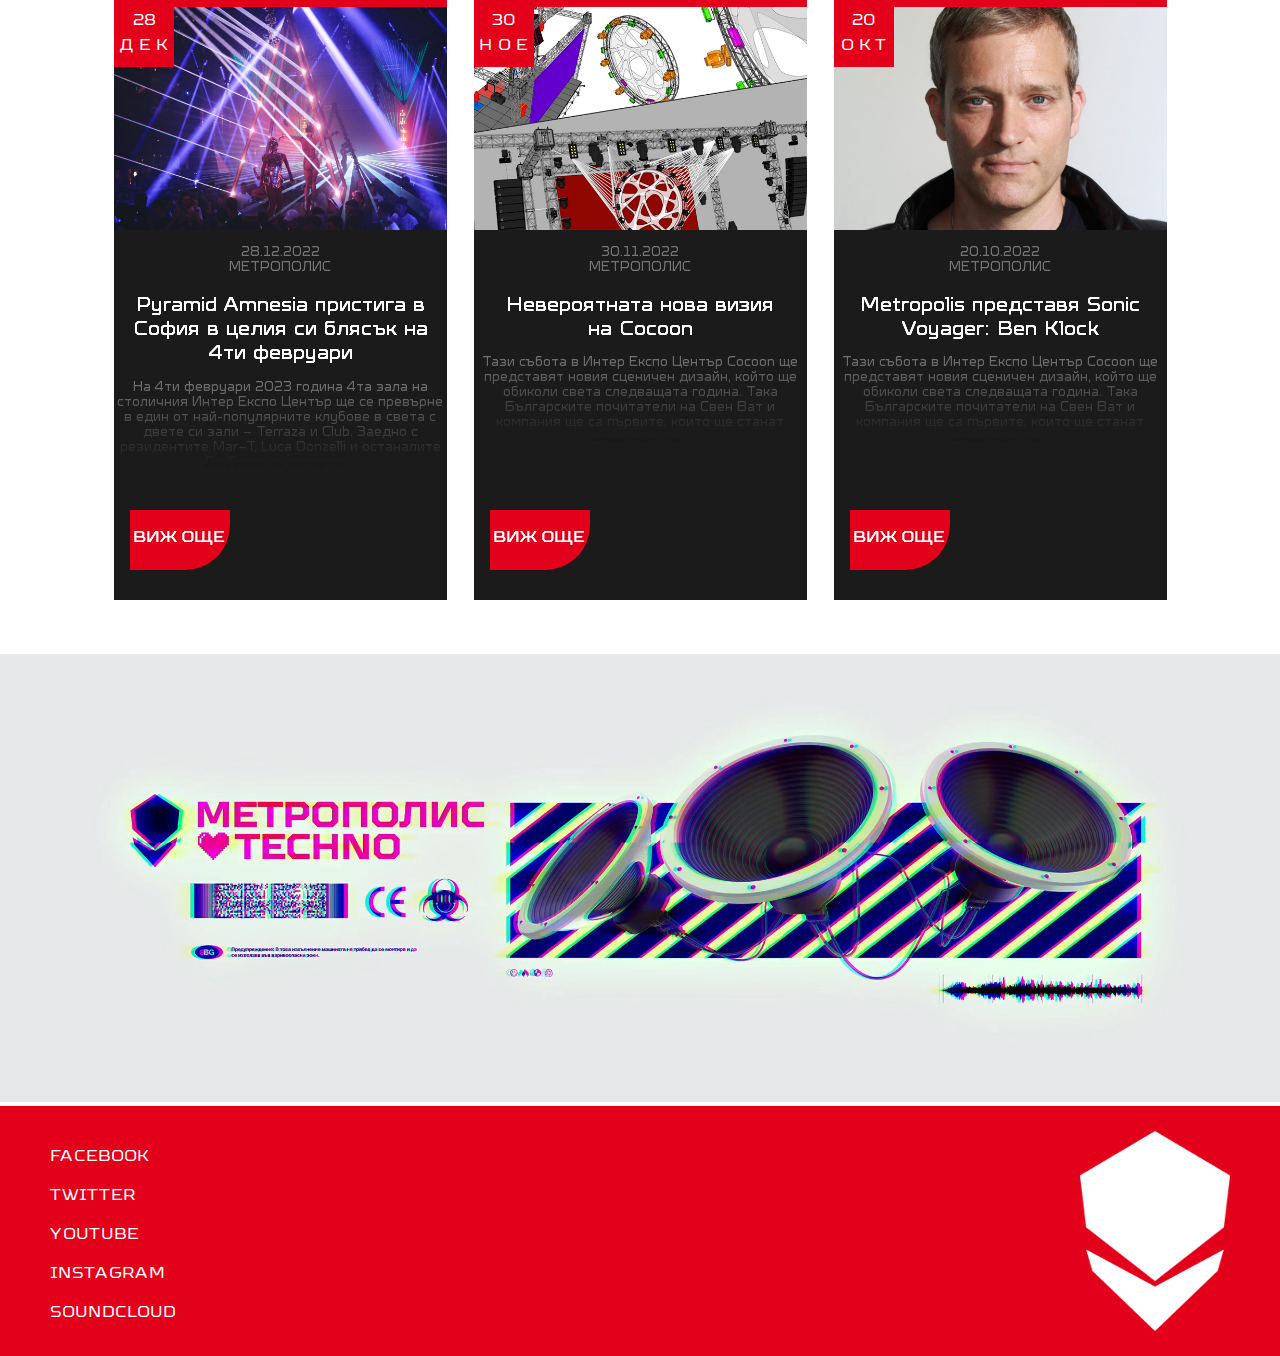
<file: news.html>
<!DOCTYPE html>
<html lang="en">
<head>
    <meta charset="UTF-8">
    <meta http-equiv="X-UA-Compatible" content="IE=edge">
    <meta name="viewport" content="width=device-width, initial-scale=1.0">
    <title>News</title>
    <link rel="stylesheet" href="css-styles/style.css">
    <link rel="stylesheet" href="css-styles/news-style.css">
</head>
<body>
    <nav>
        <div class="menu">
            <div class="menuLogo">
                <img src="images/logo.svg" alt="">
            </div>
            <div class="boxContainer">
                <div class="textBox navMenuText">

                    <span>
                        <a href="index.html" target="_self" >НАЧАЛО</a>
                    </span>

                    <span>
                        <a href="podcast.html" target="_self" >ПОДКАСТИ</a>
                    </span>

                    <span>
                        <a href="news.html" target="_self" >НОВИНИ</a>
                    </span>

                    <span>
                        <a href="https://www.facebook.com/MetropolisDJs" target="_blank" >FACEBOOK</a>
                    </span>

                    <span>
                        <a href="https://twitter.com/MetropolisBG" target="_blank">TWITTER</a>
                    </span>
                    
                    <span>
                        <a href="https://www.youtube.com/channel/UCT6R2OZqu9-nMjXyad69Icw/" target="_blank" >YOUTUBE</a>
                    </span>
                    
                    <span>
                        <a href="https://www.instagram.com/metropolis_bg/" target="_blank">INSTAGRAM</a>
                    </span>
                    
                    <span>
                        <a href="https://soundcloud.com/metropolis-bg" target="_blank">SOUNDCLOUD</a>
                    </span>
                </div>
                <div class="logoBox">
                    <img src="images/alien-white.png" width="250px" height="350px" alt="">
                </div>
            </div>
        </div>
    </nav>
    <!-- HIDDEN MENU END -->

    <header>
        <div id="robot">
            <video autoplay loop muted>
                <source src="video/vid_robot-3.mp4" type="video/mp4">
            </video>
            <a href="index.html"  target="_self">
                <img id="logo" src="images/logo.svg" alt="">
            </a>
            <div id="news">
                <p>НОВИНИ</p>
             </div>

            <nav>
                <div class="hambButton" id="firstHam" onclick="hamburger()">
                    <div class="bar1 hamBars"></div>
                    <div class="bar2 hamBars"></div>
                    <div class="bar3 hamBars"></div>
                </div>
             </nav>
        </div>
    </header>

    <main>
        <section class="newsPageFlexSection">
            <article>
                    <img src="images/metropolis-meltdown.png" id="firstImg" alt="Metropolis">
                    <div class="box">
                        <p>02
                            <br>
                            М А Р
                        </p>
                    </div>
                    <div class="textContent">
                         <p>02.03.2023</p>
                         <p>МЕТРОПОЛИС</p>
                         <br>
                         <p class="favArtist textAnimation" 
                         onmouseenter="addAnimation3(0)"
                         onmouseleave="removeAnimation3()">
                                Метрополис и новите лица на Техното
                         </p>
                         <p class="favArtist2 textAnimation" 
                         onmouseenter="addAnimation3(0)"
                         onmouseleave="removeAnimation3()">
                                Метрополис и новите лица на Техното
                         </p>
                         <p class="favArtist3 textAnimation" 
                         onclick="redirect('newsPages/futureHeroes.html')" 
                         onmouseenter="addAnimation3(0)"
                         onmouseleave="removeAnimation3()">
                                Метрополис и новите лица на Техното
                         </p>
                            <br>
                         <p id="grayFade1">
                                Няма друга организация за електронна музика от такъв мащаб у нас, която да обръща толкова внимание на новите артисти от България и чужбина. 
                                Защото смятаме, че публиката има право да се срещне с тях, а те заслужават тази среща. В това отношение наближ…
                         </p>
                    </div>
                    <nav>
                        <div class="seeMoreContainer" 
                        onclick="redirect('newsPages/futureHeroes.html')" 
                        onmouseenter="addAnimation2(event)" 
                        onmouseleave="removeAnimation2('.seeMore')">
                            <p class="seeMore" >ВИЖ ОЩЕ</p>
                            <p class="seeMore" >ВИЖ ОЩЕ</p>
                            <p class="seeMore" >ВИЖ ОЩЕ</p>
                        </div>
                    </nav>
            </article>

            <article>
                <img src="images/metropolis-blue-meltdown.jpeg" id="secondImg" alt="Metropolis">
                <div class="box">
                    <p>21
                        <br>
                        Ф Е В
                    </p>
                </div>
                <div class="textContent">
                    <p>21.02.2023</p>
                    <p>МЕТРОПОЛИС</p>
                    <br>
                    <p class="favArtist textAnimation"
                    onmouseenter="addAnimation3(1)"
                    onmouseleave="removeAnimation3()"
                    >
                        Истинско техно от <br> Метрополис
                    </p>
                    <p class="favArtist2 textAnimation"
                    onmouseenter="addAnimation3(1)"
                    onmouseleave="removeAnimation3()"
                    >
                        Истинско техно от <br> Метрополис
                    </p>
                    <p class="favArtist3 textAnimation"
                    onclick="redirect('newsPages/properTechno.html')" 
                    onmouseenter="addAnimation3(1)"
                    onmouseleave="removeAnimation3()"
                    >
                        Истинско техно от <br> Метрополис
                    </p>
                    <br>
                    <p id="grayFade2">
                        На 4ти март в Регионален Център за Съвременни Изкуства Топлоцентрала (зад НДК) 
                        Метрополис ще представи за първи път в България две от най-горещите имена на съвременното 
                        техно Nørbak и Quelza. В двете зали на пулта ще застанат Dj STEVEN, SHADE, ZIGGY,…
                    </p>
                </div>
                <nav>
                    <div class="seeMoreContainer" 
                    onclick="redirect('newsPages/properTechno.html')" 
                    onmouseenter="addAnimation2(event)" 
                    onmouseleave="removeAnimation2('.seeMore')">
                        <p class="seeMore" >ВИЖ ОЩЕ</p>
                        <p class="seeMore" >ВИЖ ОЩЕ</p>
                        <p class="seeMore" >ВИЖ ОЩЕ</p>
                    </div>
                </nav>
            </article>

            <article>
                <img src="images/Optimized-PHRANK.jpeg" id="thirdImg"  alt="Metropolis">
                <div class="box">
                    <p>10
                        <br>
                        Я Н У
                    </p>
                </div>
                <div class="textContent">
                    <p>10.01.2023</p>
                    <p>МЕТРОПОЛИС</p>
                    <br>
                    <p class="favArtist textAnimation"
                    onmouseenter="addAnimation3(2)"
                    onmouseleave="removeAnimation3(event)"
                    >
                        Любими артисти на техно сцената на Pyramid Amnesia в София на 4ти февруари
                    </p>
                    <p class="favArtist textAnimation" id="favArtistText1"
                    onmouseenter="addAnimation3(2)"
                    onmouseleave="removeAnimation3(event)"
                    >
                        Любими артисти на техно сцената на Pyramid Amnesia в София на 4ти февруари
                    </p>
                    <p class="favArtist textAnimation" id="favArtistText2"
                    onclick="redirect('newsPages/favArtists.html')" 
                    onmouseenter="addAnimation3(2)"
                    onmouseleave="removeAnimation3(event)"
                    >
                        Любими артисти на техно сцената на Pyramid Amnesia в София на 4ти февруари
                    </p>
                    <br>
                    <p id="grayFade3">
                        Огромният успех на Pyramid Amnesia е стъпил върху историята и неповторимата атмосфера,
                        които са издигнали този супер клуб от остров Ибиса на космическо ниво, както и върху страхотния подбор на DJ…
                    </p>
                </div>
                <nav>
                    <div class="seeMoreContainer" 
                    onclick="redirect('newsPages/favArtists.html')" 
                    onmouseenter="addAnimation2(event)" 
                    onmouseleave="removeAnimation2('.seeMore')">
                        <p class="seeMore" >ВИЖ ОЩЕ</p>
                        <p class="seeMore" >ВИЖ ОЩЕ</p>
                        <p class="seeMore" >ВИЖ ОЩЕ</p>
                    </div>
                </nav>
            </article>

            <article>
                <img src="images/Optimized-1.jpeg" id="thirdImg"  alt="Metropolis">
                <div class="box">
                    <p>28
                        <br>
                        Д Е К
                    </p>
                </div>
                <div class="textContent">
                    <p>28.12.2022</p>
                    <p>МЕТРОПОЛИС</p>
                    <br>
                    <p class="favArtist textAnimation"
                    onmouseenter="addAnimation3(3)"
                    onmouseleave="removeAnimation3(event)"
                    >
                    Pyramid Amnesia пристига в София в целия си блясък на 4ти февруари
                    </p>
                    <p class="favArtist textAnimation" id="favArtistText1"
                    onmouseenter="addAnimation3(3)"
                    onmouseleave="removeAnimation3(event)"
                    >
                    Pyramid Amnesia пристига в София в целия си блясък на 4ти февруари
                    </p>
                    <p class="favArtist textAnimation" id="favArtistText2"
                    onclick="redirect('newsPages/pyramidAmnesia.html')" 
                    onmouseenter="addAnimation3(3)"
                    onmouseleave="removeAnimation3(event)"
                    >
                    Pyramid Amnesia пристига в София в целия си блясък на 4ти февруари
                    </p>
                    <br>
                    <p id="grayFade3">
                        На 4ти февруари 2023 година 4та зала на столичния Интер Експо Център ще се превърне в един от най-популярните клубове в света с двете си зали – Terraza и Club. Заедно с резидентите Mar–T, Luca Donzelli и останалите Ди Джеи за вечерта…
                    </p>
                </div>
                <nav>
                    <div class="seeMoreContainer" 
                    onclick="redirect('newsPages/pyramidAmnesia.html')" 
                    onmouseenter="addAnimation2(event)" 
                    onmouseleave="removeAnimation2('.seeMore')">
                        <p class="seeMore" >ВИЖ ОЩЕ</p>
                        <p class="seeMore" >ВИЖ ОЩЕ</p>
                        <p class="seeMore" >ВИЖ ОЩЕ</p>
                    </div>
                </nav>
            </article>

            <article>
                <img src="images/DubLab854.jpeg" id="secondImg" alt="Metropolis">
                <div class="box">
                    <p>30
                        <br>
                        Н О Е
                    </p>
                </div>
                <div class="textContent">
                    <p>30.11.2022</p>
                    <p>МЕТРОПОЛИС</p>
                    <br>
                    <p class="favArtist textAnimation"
                    onmouseenter="addAnimation3(4)"
                    onmouseleave="removeAnimation3()"
                    >
                    Невероятната нова визия <br> на Cocoon
                    </p>
                    <p class="favArtist2 textAnimation"
                    onmouseenter="addAnimation3(4)"
                    onmouseleave="removeAnimation3()"
                    >
                    Невероятната нова визия <br> на Cocoon
                    </p>
                    <p class="favArtist3 textAnimation"
                    onclick="redirect('newsPages/cocoon.html')" 
                    onmouseenter="addAnimation3(4)"
                    onmouseleave="removeAnimation3()"
                    >
                    Невероятната нова визия <br> на Cocoon
                    </p>
                    <br>
                    <p id="grayFade2">
                        Тази събота в Интер Експо Център Cocoon ще представят новия сценичен дизайн, 
                        който ще обиколи света следващата година. Така Българските почитатели на Свен Ват и 
                        компания ще са първите, които ще станат свидетели на…
                    </p>
                </div>
                <nav>
                    <div class="seeMoreContainer" 
                    onclick="redirect('newsPages/cocoon.html')" 
                    onmouseenter="addAnimation2(event)" 
                    onmouseleave="removeAnimation2('.seeMore')">
                        <p class="seeMore" >ВИЖ ОЩЕ</p>
                        <p class="seeMore" >ВИЖ ОЩЕ</p>
                        <p class="seeMore" >ВИЖ ОЩЕ</p>
                    </div>
                </nav>
            </article>

            <article>
                <img src="images/Ben-Klock-by-Joachim-Gern.jpeg" id="secondImg" alt="Metropolis">
                <div class="box">
                    <p>20
                        <br>
                        О К Т
                    </p>
                </div>
                <div class="textContent">
                    <p>20.10.2022</p>
                    <p>МЕТРОПОЛИС</p>
                    <br>
                    <p class="favArtist textAnimation"
                    onmouseenter="addAnimation3(5)"
                    onmouseleave="removeAnimation3()"
                    >
                    Metropolis представя Sonic <br> Voyager: Ben Klock
                    </p>
                    <p class="favArtist2 textAnimation"
                    onmouseenter="addAnimation3(5)"
                    onmouseleave="removeAnimation3()"
                    >
                    Metropolis представя Sonic <br> Voyager: Ben Klock
                    </p>
                    <p class="favArtist3 textAnimation"
                    onclick="redirect('newsPages/benKlock.html')" 
                    onmouseenter="addAnimation3(5)"
                    onmouseleave="removeAnimation3()"
                    >
                    Metropolis представя Sonic <br> Voyager: Ben Klock
                    </p>
                    <br>
                    <p id="grayFade2">
                        Тази събота в Интер Експо Център Cocoon ще представят новия сценичен дизайн, 
                        който ще обиколи света следващата година. Така Българските почитатели на Свен Ват и 
                        компания ще са първите, които ще станат свидетели на…
                    </p>
                </div>
                <nav>
                    <div class="seeMoreContainer" 
                    onclick="redirect('newsPages/benKlock.html')" 
                    onmouseenter="addAnimation2(event)" 
                    onmouseleave="removeAnimation2('.seeMore')">
                        <p class="seeMore" >ВИЖ ОЩЕ</p>
                        <p class="seeMore" >ВИЖ ОЩЕ</p>
                        <p class="seeMore" >ВИЖ ОЩЕ</p>
                    </div>
                </nav>
            </article>

        </section>

        <section>
            <div class="speakersSection">
                <video autoplay loop id="vidSpeakers" src="video/vid_speakers.mp4"></video>
            </div>
        </section>
    </main>

    <footer>
        <div class="newsFooter">

            <div class="footerText">
                <span>
                    <a href="https://www.facebook.com/MetropolisDJs" target="_blank" >FACEBOOK</a>
                </span>

                <span>
                    <a href="https://twitter.com/MetropolisBG" target="_blank">TWITTER</a>
                </span>
                
                <span>
                    <a href="https://www.youtube.com/channel/UCT6R2OZqu9-nMjXyad69Icw/" target="_blank" >YOUTUBE</a>
                </span>
                
                <span>
                    <a href="https://www.instagram.com/metropolis_bg/" target="_blank">INSTAGRAM</a>
                </span>
                
                <span>
                    <a href="https://soundcloud.com/metropolis-bg" target="_blank">SOUNDCLOUD</a>
                </span>
            </div>

            <div class="logoFooter">
                <img src="images/alien-white.png" alt="">
            </div>
        </div>
    </footer>

    <script src="scripts/newsScript.js"></script>
</body>
</html>
</file>
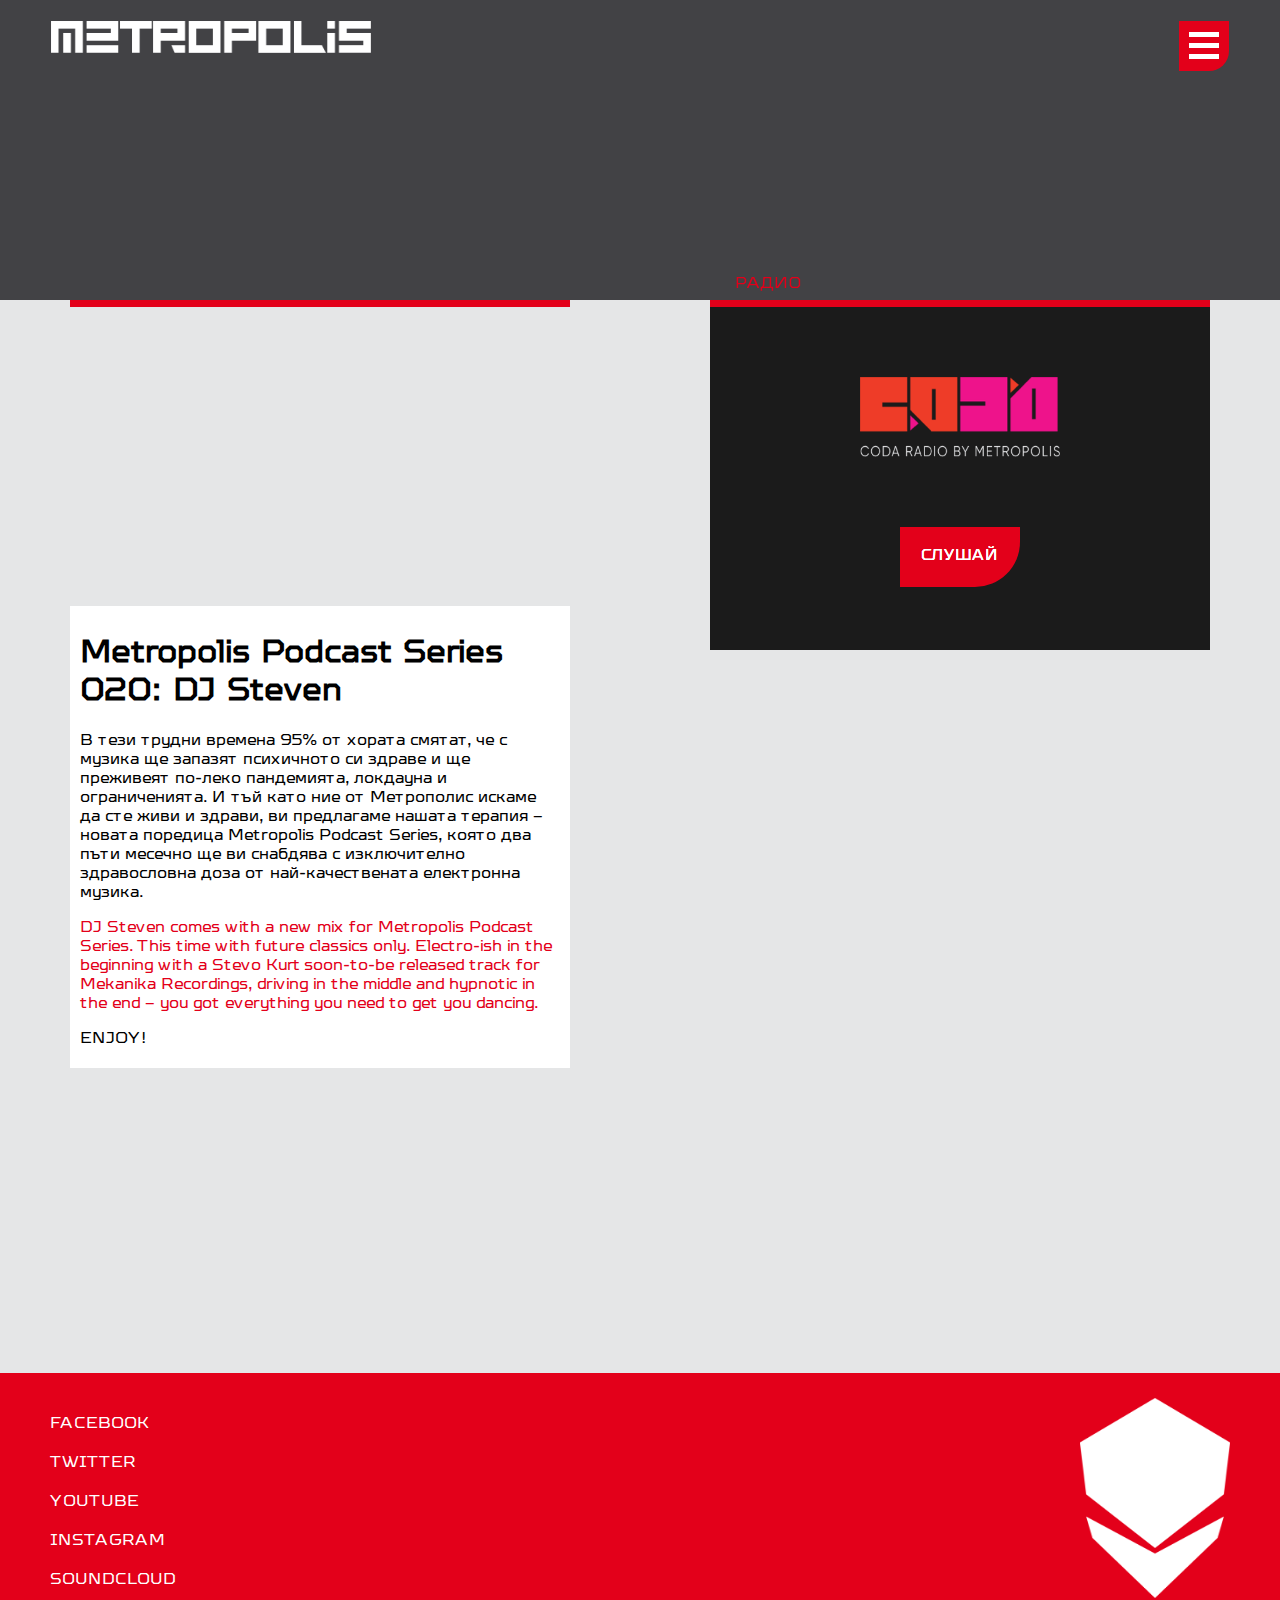
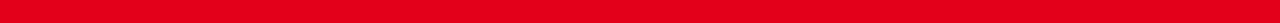
<file: podcast.html>
<!DOCTYPE html>
<html lang="en">
<head>
    <meta charset="UTF-8">
    <meta http-equiv="X-UA-Compatible" content="IE=edge">
    <meta name="viewport" content="width=device-width, initial-scale=1.0">
    <title>Podcast</title>
    <link rel="stylesheet" href="css-styles/style.css">
    <link rel="stylesheet" href="css-styles/newsPagesStyle.css">
    <link rel="stylesheet" href="css-styles/podcastStyle.css">
</head>
<body>
    <!-- HIDDEN MENU START -->
    <nav>
       <div class="menu">
           <div class="menuLogo">
               <img src="images/logo.svg" alt="">
           </div>
           <div class="boxContainer">
               <div class="textBox navMenuText">

                   <span>
                       <a href="index.html" target="_self" >НАЧАЛО</a>
                   </span>

                   <span>
                       <a href="podcast.html" target="_self" >ПОДКАСТИ</a>
                   </span>

                   <span>
                       <a href="news.html" target="_self" >НОВИНИ</a>
                   </span>

                   <span>
                       <a href="https://www.facebook.com/MetropolisDJs" target="_blank" >FACEBOOK</a>
                   </span>

                   <span>
                       <a href="https://twitter.com/MetropolisBG" target="_blank">TWITTER</a>
                   </span>
                   
                   <span>
                       <a href="https://www.youtube.com/channel/UCT6R2OZqu9-nMjXyad69Icw/" target="_blank" >YOUTUBE</a>
                   </span>
                   
                   <span>
                       <a href="https://www.instagram.com/metropolis_bg/" target="_blank">INSTAGRAM</a>
                   </span>
                   
                   <span>
                       <a href="https://soundcloud.com/metropolis-bg" target="_blank">SOUNDCLOUD</a>
                   </span>
               </div>
               <div class="logoBox">
                   <img src="images/alien-white.png" width="250px" height="350px" alt="">
               </div>
           </div>
       </div>
   </nav>
   <!-- HIDDEN MENU END -->
   <header>
       <div class="grayContainer">
           <a href="index.html"  target="_self">
               <img id="logo" src="../images/logo.svg" alt="">
           </a>

           <nav>
               <div class="hambButton" id="firstHam" onclick="hamburger()">
                   <div class="bar1 hamBars"></div>
                   <div class="bar2 hamBars"></div>
                   <div class="bar3 hamBars"></div>
               </div>
            </nav>
       </div>
   </header>

   <main>
      <section class="mainPodcastFlex">
           <div class="firstSectionMainPodcast">
                <div width="100%">
                    <iframe id="soundCloud" width="100%" height="300" scrolling="no" frameborder="no" allow="autoplay" src="https://w.soundcloud.com/player/?url=https%3A//api.soundcloud.com/tracks/1036290277&color=%23ff5500&auto_play=false&hide_related=false&show_comments=true&show_user=true&show_reposts=false&show_teaser=true&visual=true"></iframe>
                </div>
               <div class="podcastArticle" style="top: -5px;">
                   <h1>Metropolis Podcast Series 020: DJ Steven</h1>
                   <p>
                    В тези трудни времена 95% от хората смятат, че с музика ще запазят психичното си здраве и ще преживеят 
                    по-леко пандемията, локдауна и ограниченията. 
                    И тъй като ние от Метрополис искаме да сте живи и здрави, ви предлагаме нашата терапия – 
                    новата поредица Metropolis 
                    Podcast Series, която два пъти месечно ще ви снабдява с изключително здравословна доза 
                    от най-качествената електронна музика.
                   </p>
                   <p style="color: rgb(227, 0, 26);">
                    DJ Steven comes with a new mix for Metropolis Podcast Series. 
                    This time with future classics only. Electro-ish in the beginning with a 
                    Stevo Kurt soon-to-be released track for Mekanika Recordings, driving in the middle and 
                    hypnotic in the end – you got everything you need to get you dancing.
                   </p>              
                   <p>
                      ENJOY!
                   </p>
               </div>
           </div>

           <div class="secondSectionMainPodcast">
                <div class="article2Title">
                    <p>РАДИО</p>
                </div>
                <img class="codaImg" src="images/coda-logo-1.png" alt="">
                <div class="radioButtonContainer"
                onclick="redirect('https:/coda.metropolis.bg/')" 
                onmouseenter="addAnimationButton(0, '.radioButtonContainer', 1, 3, 5)" 
                onmouseleave="removeAnimation2('.radioText')"
                >
                    <p class="radioText">СЛУШАЙ</p>
                    <p class="radioText">СЛУШАЙ</p>
                    <p class="radioText">СЛУШАЙ</p>
                </div>
            </div>
      </section>
          
   </main>

   <footer>
       <div class="footer">

           <div class="footerText">
               <span>
                   <a href="https://www.facebook.com/MetropolisDJs" target="_blank" >FACEBOOK</a>
               </span>

               <span>
                   <a href="https://twitter.com/MetropolisBG" target="_blank">TWITTER</a>
               </span>
               
               <span>
                   <a href="https://www.youtube.com/channel/UCT6R2OZqu9-nMjXyad69Icw/" target="_blank" >YOUTUBE</a>
               </span>
               
               <span>
                   <a href="https://www.instagram.com/metropolis_bg/" target="_blank">INSTAGRAM</a>
               </span>
               
               <span>
                   <a href="https://soundcloud.com/metropolis-bg" target="_blank">SOUNDCLOUD</a>
               </span>
           </div>

           <div class="logoFooter">
               <img src="images/alien-white.png" alt="">
           </div>
       </div>
   </footer>


    <script src="scripts/podcastScript.js"></script>
</body>
</html>
</file>
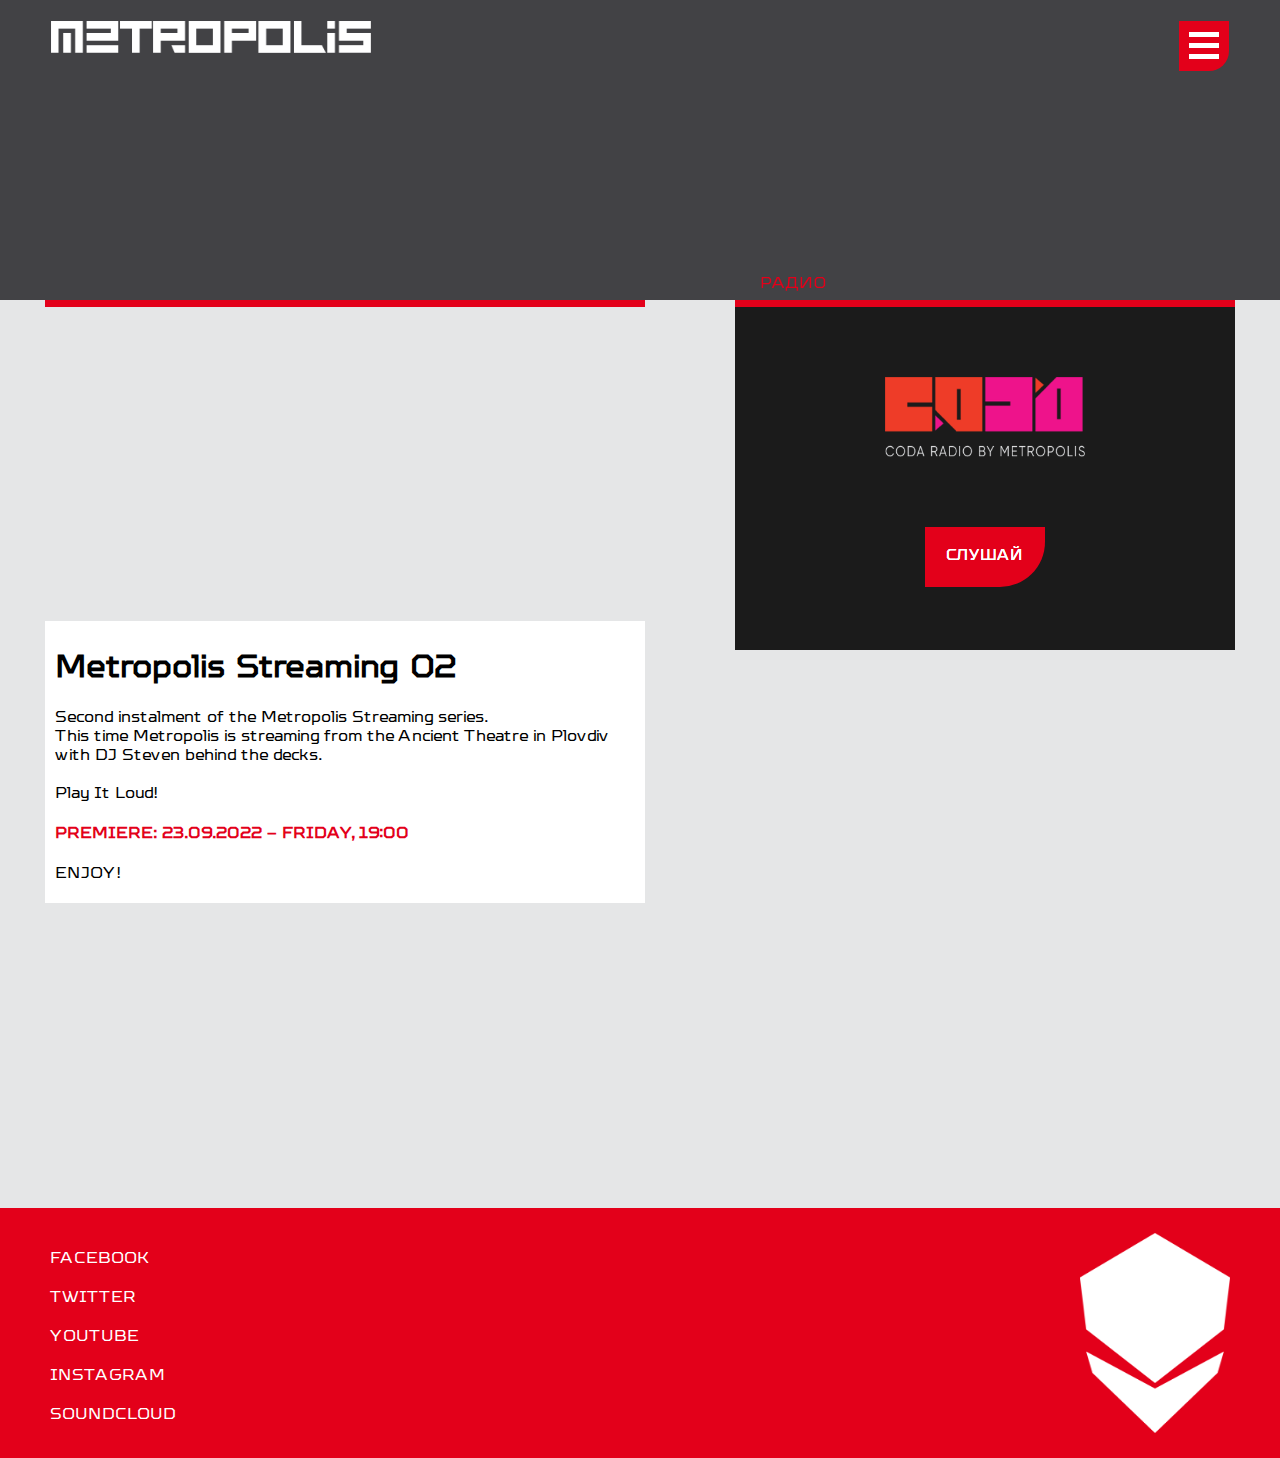
<file: streaming.html>
<!DOCTYPE html>
<html lang="en">
<head>
    <meta charset="UTF-8">
    <meta http-equiv="X-UA-Compatible" content="IE=edge">
    <meta name="viewport" content="width=device-width, initial-scale=1.0">
    <title>Podcast</title>
    <link rel="stylesheet" href="css-styles/style.css">
    <link rel="stylesheet" href="css-styles/newsPagesStyle.css">
    <link rel="stylesheet" href="css-styles/podcastStyle.css">
    <link rel="stylesheet" href="css-styles/streamingStyle.css">
</head>
<body>
    <!-- HIDDEN MENU START -->
    <nav>
       <div class="menu">
           <div class="menuLogo">
               <img src="images/logo.svg" alt="">
           </div>
           <div class="boxContainer">
               <div class="textBox navMenuText">

                   <span>
                       <a href="index.html" target="_self" >НАЧАЛО</a>
                   </span>

                   <span>
                       <a href="podcast.html" target="_self" >ПОДКАСТИ</a>
                   </span>

                   <span>
                       <a href="news.html" target="_self" >НОВИНИ</a>
                   </span>

                   <span>
                       <a href="https://www.facebook.com/MetropolisDJs" target="_blank" >FACEBOOK</a>
                   </span>

                   <span>
                       <a href="https://twitter.com/MetropolisBG" target="_blank">TWITTER</a>
                   </span>
                   
                   <span>
                       <a href="https://www.youtube.com/channel/UCT6R2OZqu9-nMjXyad69Icw/" target="_blank" >YOUTUBE</a>
                   </span>
                   
                   <span>
                       <a href="https://www.instagram.com/metropolis_bg/" target="_blank">INSTAGRAM</a>
                   </span>
                   
                   <span>
                       <a href="https://soundcloud.com/metropolis-bg" target="_blank">SOUNDCLOUD</a>
                   </span>
               </div>
               <div class="logoBox">
                   <img src="images/alien-white.png" width="250px" height="350px" alt="">
               </div>
           </div>
       </div>
   </nav>
   <!-- HIDDEN MENU END -->
   <header>
       <div class="grayContainer">
           <a href="index.html"  target="_self">
               <img id="logo" src="../images/logo.svg" alt="">
           </a>

           <nav>
               <div class="hambButton" id="firstHam" onclick="hamburger()">
                   <div class="bar1 hamBars"></div>
                   <div class="bar2 hamBars"></div>
                   <div class="bar3 hamBars"></div>
               </div>
            </nav>
       </div>
   </header>

   <main>
      <section class="mainPodcastFlex">
           <div class="firstSectionMainStreaming">
                <div width="100%">
                    <iframe id="tube" width="100%" height="315" src="https://www.youtube.com/embed/V3isIihmeLg" title="YouTube video player" frameborder="0" allow="accelerometer; autoplay; clipboard-write; encrypted-media; gyroscope; picture-in-picture; web-share" allowfullscreen></iframe>
                </div>
               <div class="podcastArticle" style="top: -5px;">
                   <h1>Metropolis Streaming 02</h1>
                   <p>
                    Second instalment of the Metropolis Streaming series. <br>
                    This time Metropolis is streaming from the Ancient Theatre in Plovdiv with DJ Steven behind the decks. <br> <br>
                    Play It Loud!
                   </p>
                   
                   <h4 style="color: rgb(227, 0, 26);">
                    PREMIERE: 23.09.2022 – FRIDAY, 19:00
                   </h4>
                   <p>
                      ENJOY!
                   </p>
               </div>
           </div>

           <div class="secondSectionMainPodcast">
                <div class="article2Title">
                    <p>РАДИО</p>
                </div>
                <img class="codaImg" src="images/coda-logo-1.png" alt="">
                <div class="radioButtonContainer"
                onclick="redirect('https:/coda.metropolis.bg/')" 
                onmouseenter="addAnimationButton(0, '.radioButtonContainer', 1, 3, 5)" 
                onmouseleave="removeAnimation2('.radioText')"
                >
                    <p class="radioText">СЛУШАЙ</p>
                    <p class="radioText">СЛУШАЙ</p>
                    <p class="radioText">СЛУШАЙ</p>
                </div>
            </div>
      </section>
          
   </main>

   <footer>
       <div class="footer">

           <div class="footerText">
               <span>
                   <a href="https://www.facebook.com/MetropolisDJs" target="_blank" >FACEBOOK</a>
               </span>

               <span>
                   <a href="https://twitter.com/MetropolisBG" target="_blank">TWITTER</a>
               </span>
               
               <span>
                   <a href="https://www.youtube.com/channel/UCT6R2OZqu9-nMjXyad69Icw/" target="_blank" >YOUTUBE</a>
               </span>
               
               <span>
                   <a href="https://www.instagram.com/metropolis_bg/" target="_blank">INSTAGRAM</a>
               </span>
               
               <span>
                   <a href="https://soundcloud.com/metropolis-bg" target="_blank">SOUNDCLOUD</a>
               </span>
           </div>

           <div class="logoFooter">
               <img src="images/alien-white.png" alt="">
           </div>
       </div>
   </footer>


    <script src="scripts/streamingScript.js"></script>
</body>
</html>
</file>
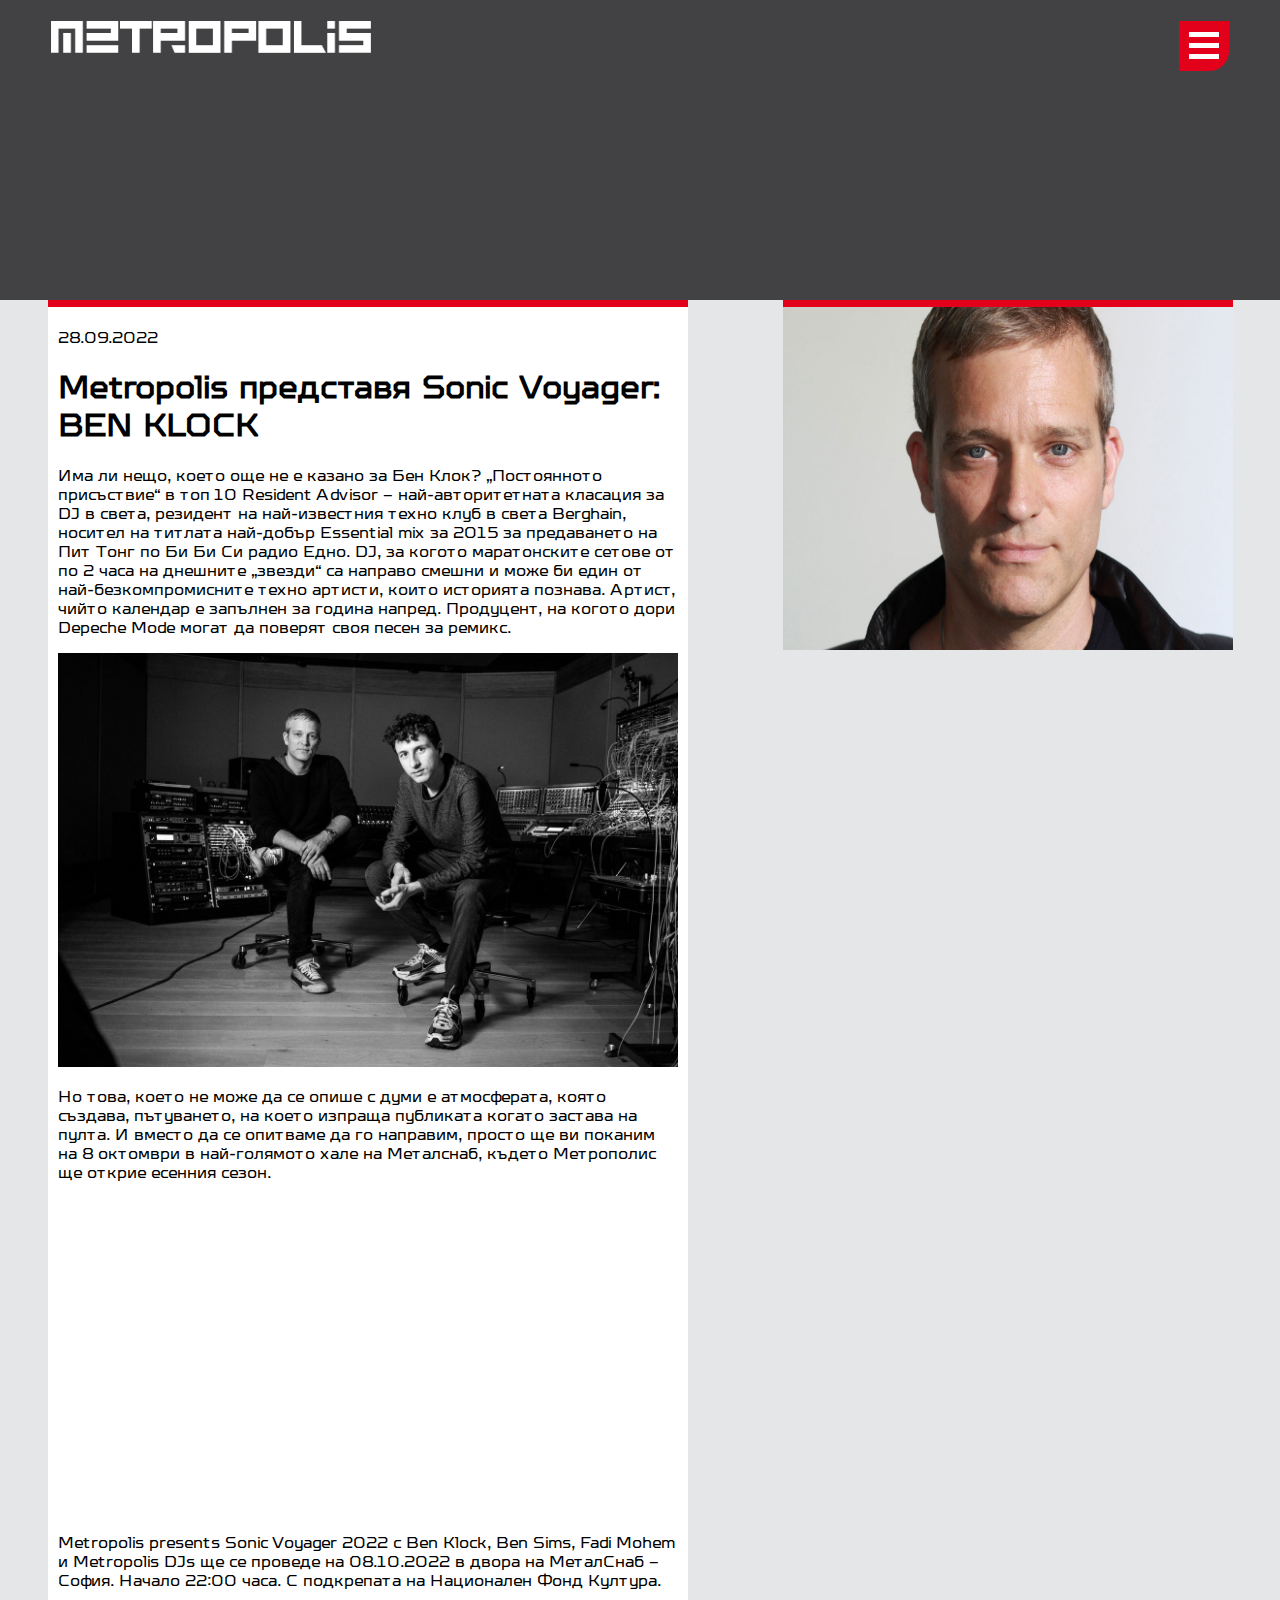
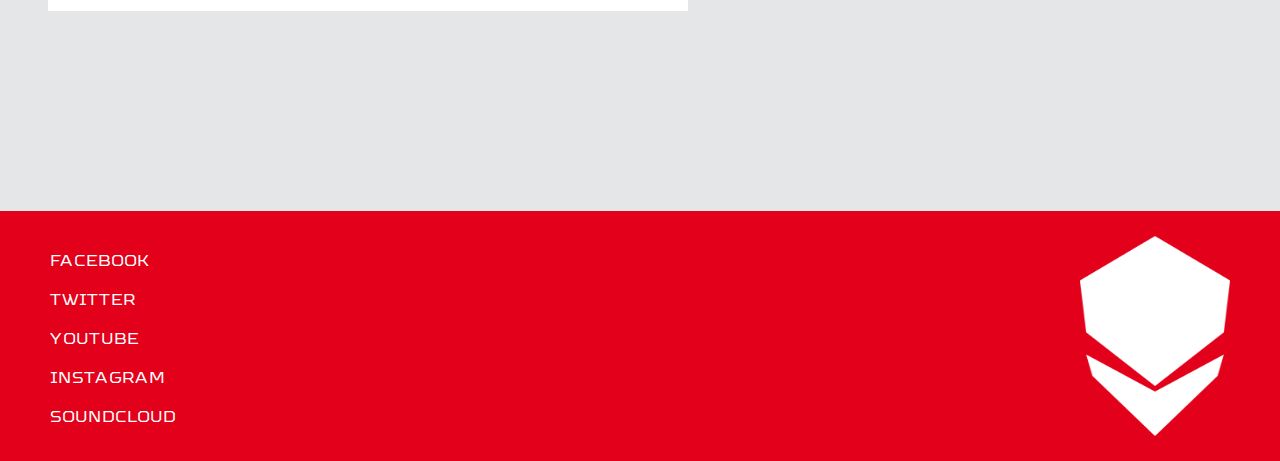
<file: newsPages/benKlock.html>
<!DOCTYPE html>
<html lang="en">
<head>
    <meta charset="UTF-8">
    <meta http-equiv="X-UA-Compatible" content="IE=edge">
    <meta name="viewport" content="width=device-width, initial-scale=1.0">
    <title>Sonic Voyager</title>
    <link rel="stylesheet" href="../css-styles/style.css">
    <link rel="stylesheet" href="../css-styles/newsPagesStyle.css">
</head>
<body>
     <!-- HIDDEN MENU START -->
     <nav>
        <div class="menu">
            <div class="menuLogo">
                <img src="../images/logo.svg" alt="">
            </div>
            <div class="boxContainer">
                <div class="textBox navMenuText">

                    <span>
                        <a href="../index.html" target="_self" >НАЧАЛО</a>
                    </span>

                    <span>
                        <a href="../podcast.html" target="_self" >ПОДКАСТИ</a>
                    </span>

                    <span>
                        <a href="../news.html" target="_self" >НОВИНИ</a>
                    </span>

                    <span>
                        <a href="https://www.facebook.com/MetropolisDJs" target="_blank" >FACEBOOK</a>
                    </span>

                    <span>
                        <a href="https://twitter.com/MetropolisBG" target="_blank">TWITTER</a>
                    </span>
                    
                    <span>
                        <a href="https://www.youtube.com/channel/UCT6R2OZqu9-nMjXyad69Icw/" target="_blank" >YOUTUBE</a>
                    </span>
                    
                    <span>
                        <a href="https://www.instagram.com/metropolis_bg/" target="_blank">INSTAGRAM</a>
                    </span>
                    
                    <span>
                        <a href="https://soundcloud.com/metropolis-bg" target="_blank">SOUNDCLOUD</a>
                    </span>
                </div>
                <div class="logoBox">
                    <img src="../images/alien-white.png" width="250px" height="350px" alt="">
                </div>
            </div>
        </div>
    </nav>
    <!-- HIDDEN MENU END -->
    <header>
        <div class="grayContainer">
            <a href="../index.html"  target="_self">
                <img id="logo" src="../images/logo.svg" alt="">
            </a>

            <nav>
                <div class="hambButton" id="firstHam" onclick="hamburger()">
                    <div class="bar1 hamBars"></div>
                    <div class="bar2 hamBars"></div>
                    <div class="bar3 hamBars"></div>
                </div>
             </nav>
        </div>
    </header>

    <main>
       <section class="mainNewsFlex">
            <div class="firstSectionMainNews">
                <div class="newsArticle">
                    <p>28.09.2022</p>
                    <h1>Metropolis представя Sonic Voyager: BEN KLOCK</h1>
                    <p>
                        Има ли нещо, което още не е казано за Бен Клок? „Постоянното присъствие“ 
                        в топ 10 Resident Advisor – най-авторитетната класация за DJ в света, 
                        резидент на най-известния техно клуб в света Berghain, носител на титлата 
                        най-добър Essential mix за 2015 за предаването на Пит Тонг по Би Би Си радио 
                        Едно. DJ, за когото маратонските сетове от по 2 часа на днешните „звезди“ 
                        са направо смешни и може би един от най-безкомпромисните техно артисти, 
                        които историята познава. Артист, чийто календар е запълнен за година напред. 
                        Продуцент, на когото дори Depeche Mode могат да поверят своя песен за ремикс.
                    </p>

                    <img src="../images/benFadi.jpeg" width="100%" alt="">
                
                    <p>
                        Но това, което не може да се опише с думи е атмосферата, която създава, 
                        пътуването, на което изпраща публиката когато застава на пулта. И вместо да 
                        се опитваме да го направим, просто ще ви поканим на 8 октомври в най-голямото 
                        хале на Металснаб, където Метрополис ще открие есенния сезон.
                    </p>

                    <iframe width="100%" height="315" src="https://www.youtube.com/embed/eE_2CcvMl7Q" title="YouTube video player" frameborder="0" allow="accelerometer; autoplay; clipboard-write; encrypted-media; gyroscope; picture-in-picture; web-share" allowfullscreen></iframe>                
                    <p>
                        Metropolis presents Sonic Voyager 2022 с Ben Klock, Ben Sims, Fadi Mohem и 
                        Metropolis DJs ще се проведе на 08.10.2022 в двора на МеталСнаб – София. 
                        Начало 22:00 часа. С подкрепата на Национален Фонд Култура.
                    </p>
                </div>
            </div>

            <div class="secondSectionMainNews">
                <img src="../images/Ben-Klock-by-Joachim-Gern.jpeg" alt="">
            </div>
       </section>
           
    </main>

    <footer>
        <div class="footer">

            <div class="footerText">
                <span>
                    <a href="https://www.facebook.com/MetropolisDJs" target="_blank" >FACEBOOK</a>
                </span>

                <span>
                    <a href="https://twitter.com/MetropolisBG" target="_blank">TWITTER</a>
                </span>
                
                <span>
                    <a href="https://www.youtube.com/channel/UCT6R2OZqu9-nMjXyad69Icw/" target="_blank" >YOUTUBE</a>
                </span>
                
                <span>
                    <a href="https://www.instagram.com/metropolis_bg/" target="_blank">INSTAGRAM</a>
                </span>
                
                <span>
                    <a href="https://soundcloud.com/metropolis-bg" target="_blank">SOUNDCLOUD</a>
                </span>
            </div>

            <div class="logoFooter">
                <img src="../images/alien-white.png" alt="">
            </div>
        </div>
    </footer>



    <script>
        function hamburger(){
    let bars = document.querySelectorAll(".hamBars");
    let hamButton = document.querySelectorAll(".hambButton");
    let hiddenMenu = document.querySelectorAll(".menu")

    bars.forEach(el => {
        el.classList.toggle("active");
    })

    hamButton.forEach(el => {
        el.classList.toggle("hambButton-active");
    })

    hiddenMenu.forEach(el =>{
        el.classList.toggle("menu-active");
    })
}
    </script>
</body>
</html>
</file>
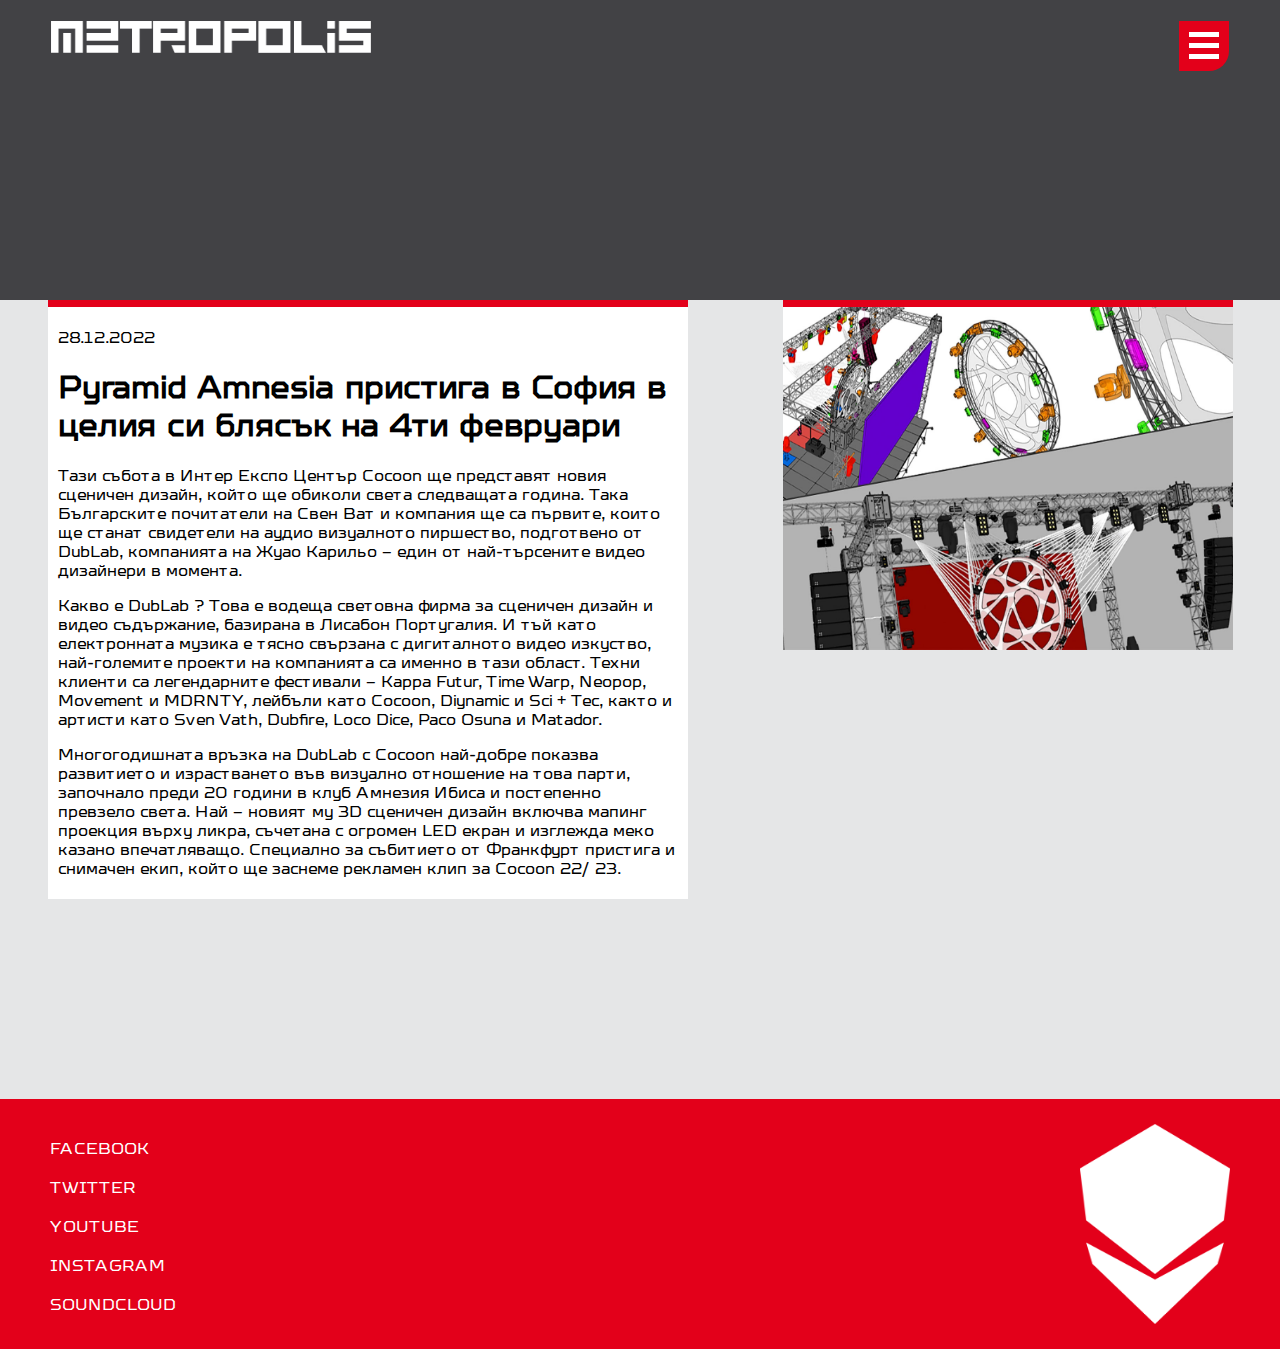
<file: newsPages/cocoon.html>
<!DOCTYPE html>
<html lang="en">
<head>
    <meta charset="UTF-8">
    <meta http-equiv="X-UA-Compatible" content="IE=edge">
    <meta name="viewport" content="width=device-width, initial-scale=1.0">
    <title>Cocoon</title>
    <link rel="stylesheet" href="../css-styles/style.css">
    <link rel="stylesheet" href="../css-styles/newsPagesStyle.css">
</head>
<body>
     <!-- HIDDEN MENU START -->
     <nav>
        <div class="menu">
            <div class="menuLogo">
                <img src="../images/logo.svg" alt="">
            </div>
            <div class="boxContainer">
                <div class="textBox navMenuText">

                    <span>
                        <a href="../index.html" target="_self" >НАЧАЛО</a>
                    </span>

                    <span>
                        <a href="../podcast.html" target="_self" >ПОДКАСТИ</a>
                    </span>

                    <span>
                        <a href="../news.html" target="_self" >НОВИНИ</a>
                    </span>

                    <span>
                        <a href="https://www.facebook.com/MetropolisDJs" target="_blank" >FACEBOOK</a>
                    </span>

                    <span>
                        <a href="https://twitter.com/MetropolisBG" target="_blank">TWITTER</a>
                    </span>
                    
                    <span>
                        <a href="https://www.youtube.com/channel/UCT6R2OZqu9-nMjXyad69Icw/" target="_blank" >YOUTUBE</a>
                    </span>
                    
                    <span>
                        <a href="https://www.instagram.com/metropolis_bg/" target="_blank">INSTAGRAM</a>
                    </span>
                    
                    <span>
                        <a href="https://soundcloud.com/metropolis-bg" target="_blank">SOUNDCLOUD</a>
                    </span>
                </div>
                <div class="logoBox">
                    <img src="../images/alien-white.png" width="250px" height="350px" alt="">
                </div>
            </div>
        </div>
    </nav>
    <!-- HIDDEN MENU END -->
    <header>
        <div class="grayContainer">
            <a href="../index.html"  target="_self">
                <img id="logo" src="../images/logo.svg" alt="">
            </a>

            <nav>
                <div class="hambButton" id="firstHam" onclick="hamburger()">
                    <div class="bar1 hamBars"></div>
                    <div class="bar2 hamBars"></div>
                    <div class="bar3 hamBars"></div>
                </div>
             </nav>
        </div>
    </header>

    <main>
       <section class="mainNewsFlex">
            <div class="firstSectionMainNews">
                <div class="newsArticle">
                    <p>28.12.2022</p>
                    <h1>Pyramid Amnesia пристига в София в целия си блясък на 4ти февруари</h1>
                    <p>
                        Тази събота в Интер Експо Център Cocoon ще 
                        представят новия сценичен дизайн, който ще обиколи 
                        света следващата година. Така Българските почитатели на Свен Ват 
                        и компания ще са първите, които ще станат свидетели на аудио визуалното 
                        пиршество, подготвено от DubLab, компанията на Жуао Карильо – един от 
                        най-търсените видео дизайнери в момента.
                    </p>

                    <p>
                        Какво е DubLab ? Това е водеща световна фирма за сценичен дизайн и видео 
                        съдържание, базирана в Лисабон Португалия. И тъй като електронната музика е 
                        тясно свързана с дигиталното видео изкуство, най-големите проекти на компанията 
                        са именно в тази област. Техни клиенти са легендарните фестивали – Kappa 
                        Futur, Time Warp, Neopop, Movement и MDRNTY, лейбъли като Cocoon, Diynamic и 
                        Sci + Tec, както и артисти като Sven Vath, Dubfire, Loco Dice, Paco Osuna и Matador.
                    </p>

                    <p>
                        Многогодишната връзка на DubLab с Cocoon най-добре показва развитието и 
                        израстването във визуално отношение на това парти, започнало преди 20 години в 
                        клуб Амнезия Ибиса и постепенно превзело света. Най – новият му 3D сценичен дизайн 
                        включва мапинг проекция върху ликра, съчетана с огромен LED екран и изглежда 
                        меко казано впечатляващо. Специално за събитието от Франкфурт пристига и
                         снимачен екип, който ще заснеме рекламен клип за Cocoon 22/ 23.
                    </p>
                </div>
            </div>

            <div class="secondSectionMainNews">
                <img src="../images/DubLab854.jpeg" alt="">
            </div>
       </section>
           
    </main>

    <footer>
        <div class="footer">

            <div class="footerText">
                <span>
                    <a href="https://www.facebook.com/MetropolisDJs" target="_blank" >FACEBOOK</a>
                </span>

                <span>
                    <a href="https://twitter.com/MetropolisBG" target="_blank">TWITTER</a>
                </span>
                
                <span>
                    <a href="https://www.youtube.com/channel/UCT6R2OZqu9-nMjXyad69Icw/" target="_blank" >YOUTUBE</a>
                </span>
                
                <span>
                    <a href="https://www.instagram.com/metropolis_bg/" target="_blank">INSTAGRAM</a>
                </span>
                
                <span>
                    <a href="https://soundcloud.com/metropolis-bg" target="_blank">SOUNDCLOUD</a>
                </span>
            </div>

            <div class="logoFooter">
                <img src="../images/alien-white.png" alt="">
            </div>
        </div>
    </footer>



    <script>
        function hamburger(){
    let bars = document.querySelectorAll(".hamBars");
    let hamButton = document.querySelectorAll(".hambButton");
    let hiddenMenu = document.querySelectorAll(".menu")

    bars.forEach(el => {
        el.classList.toggle("active");
    })

    hamButton.forEach(el => {
        el.classList.toggle("hambButton-active");
    })

    hiddenMenu.forEach(el =>{
        el.classList.toggle("menu-active");
    })
}
    </script>
</body>
</html>
</file>
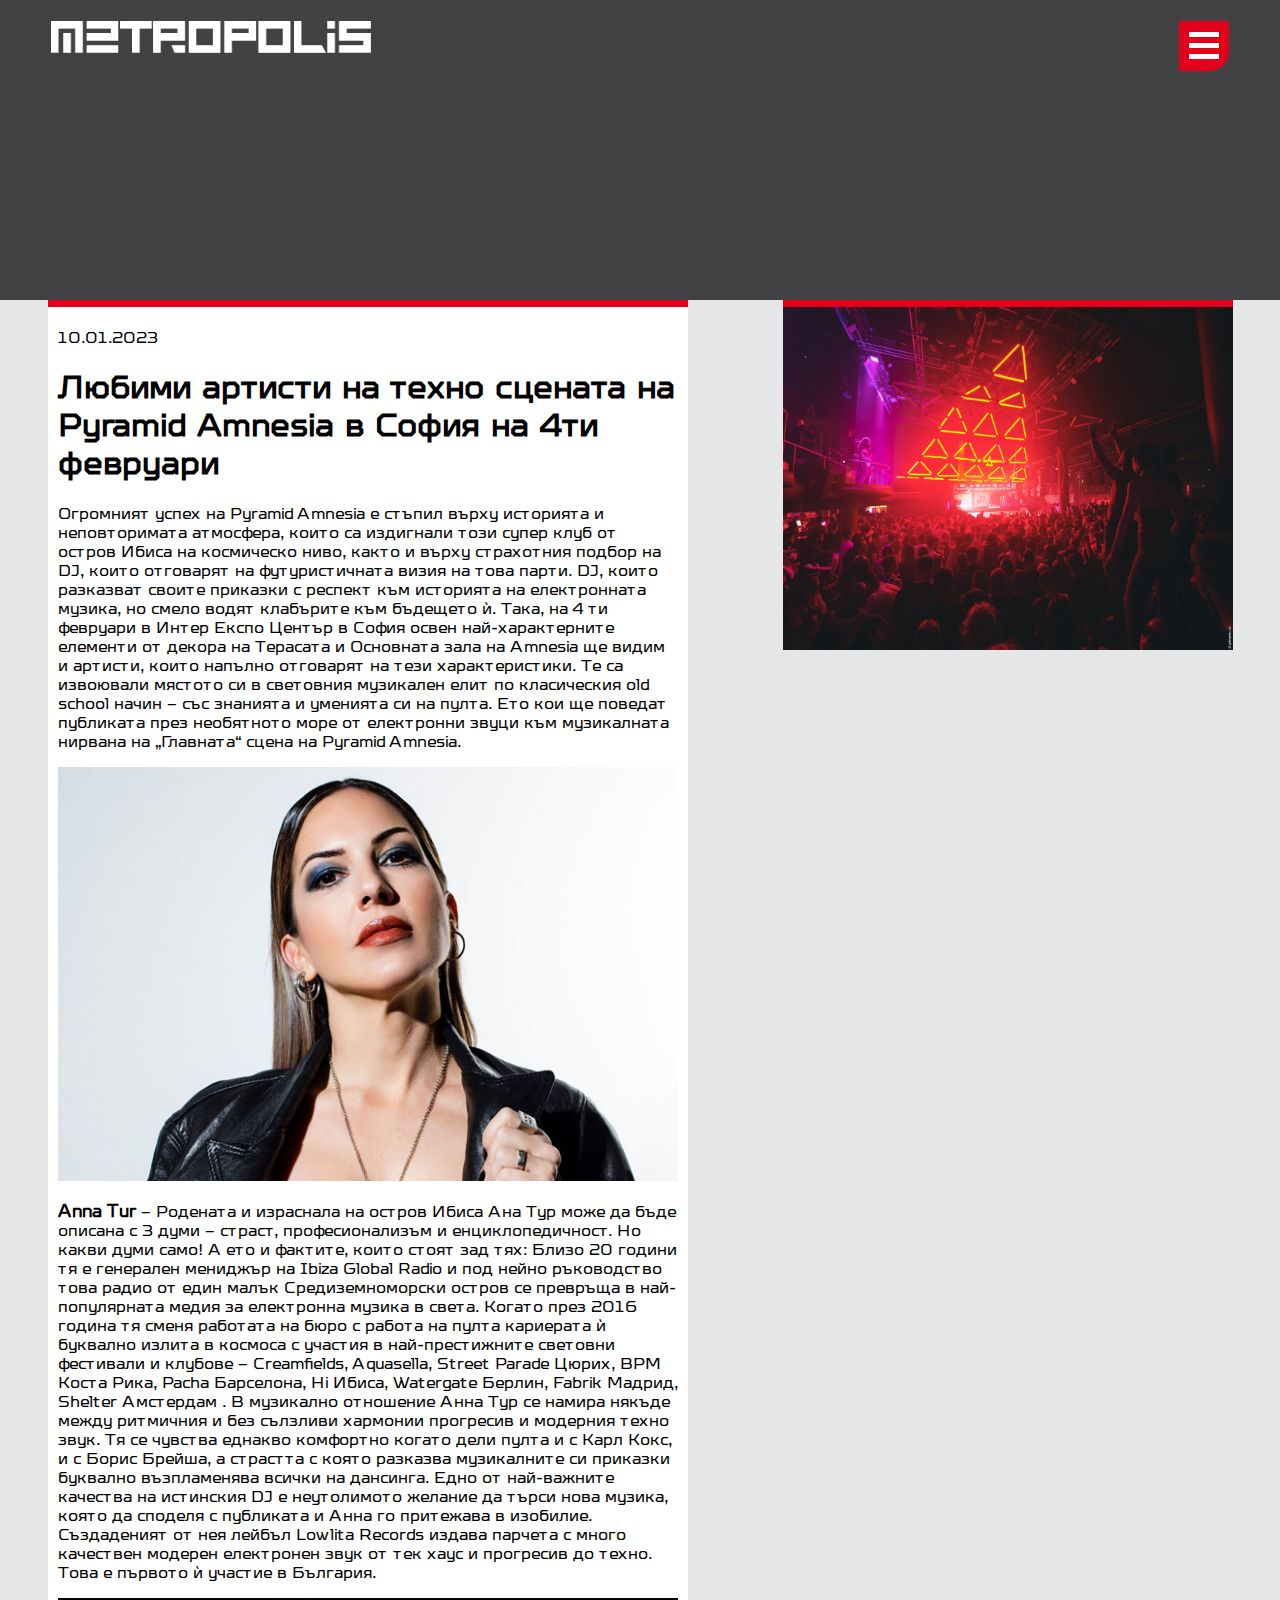
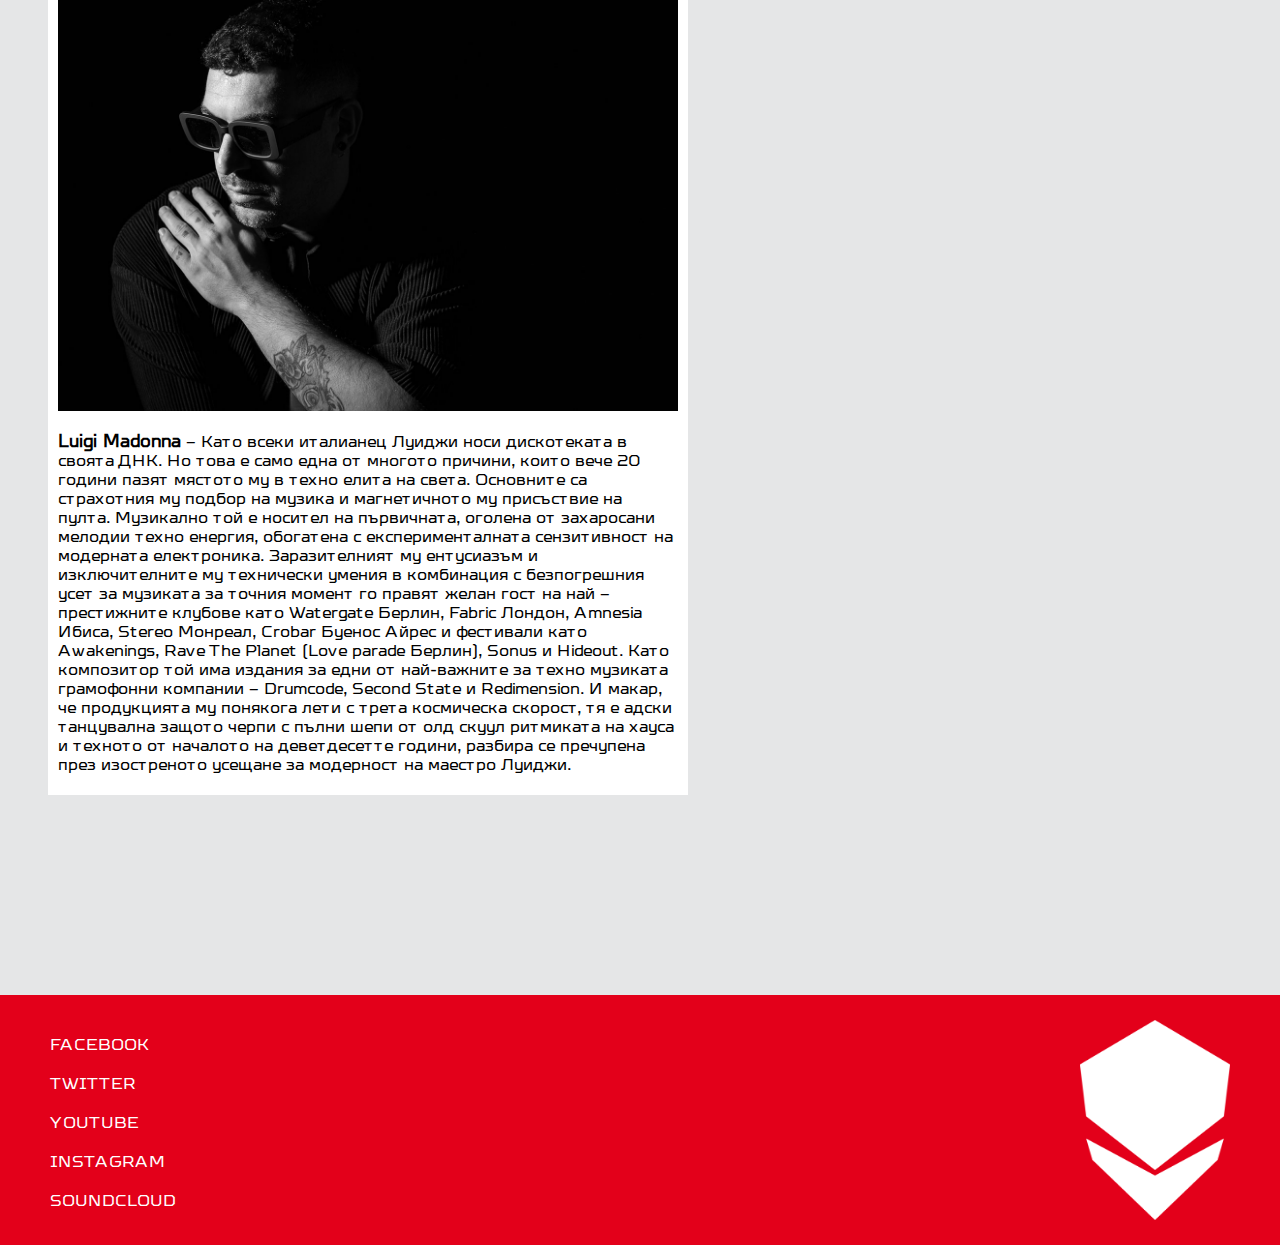
<file: newsPages/favArtists.html>
<!DOCTYPE html>
<html lang="en">
<head>
    <meta charset="UTF-8">
    <meta http-equiv="X-UA-Compatible" content="IE=edge">
    <meta name="viewport" content="width=device-width, initial-scale=1.0">
    <title>Fav Artists</title>
    <link rel="stylesheet" href="../css-styles/style.css">
    <link rel="stylesheet" href="../css-styles/newsPagesStyle.css">
</head>
<body>
     <!-- HIDDEN MENU START -->
     <nav>
        <div class="menu">
            <div class="menuLogo">
                <img src="../images/logo.svg" alt="">
            </div>
            <div class="boxContainer">
                <div class="textBox navMenuText">

                    <span>
                        <a href="../index.html" target="_self" >НАЧАЛО</a>
                    </span>

                    <span>
                        <a href="../podcast.html" target="_self" >ПОДКАСТИ</a>
                    </span>

                    <span>
                        <a href="../news.html" target="_self" >НОВИНИ</a>
                    </span>

                    <span>
                        <a href="https://www.facebook.com/MetropolisDJs" target="_blank" >FACEBOOK</a>
                    </span>

                    <span>
                        <a href="https://twitter.com/MetropolisBG" target="_blank">TWITTER</a>
                    </span>
                    
                    <span>
                        <a href="https://www.youtube.com/channel/UCT6R2OZqu9-nMjXyad69Icw/" target="_blank" >YOUTUBE</a>
                    </span>
                    
                    <span>
                        <a href="https://www.instagram.com/metropolis_bg/" target="_blank">INSTAGRAM</a>
                    </span>
                    
                    <span>
                        <a href="https://soundcloud.com/metropolis-bg" target="_blank">SOUNDCLOUD</a>
                    </span>
                </div>
                <div class="logoBox">
                    <img src="../images/alien-white.png" width="250px" height="350px" alt="">
                </div>
            </div>
        </div>
    </nav>
    <!-- HIDDEN MENU END -->
    <header>
        <div class="grayContainer">
            <a href="../index.html"  target="_self">
                <img id="logo" src="../images/logo.svg" alt="">
            </a>

            <nav>
                <div class="hambButton" id="firstHam" onclick="hamburger()">
                    <div class="bar1 hamBars"></div>
                    <div class="bar2 hamBars"></div>
                    <div class="bar3 hamBars"></div>
                </div>
             </nav>
        </div>
    </header>

    <main>
       <section class="mainNewsFlex">
            <div class="firstSectionMainNews">
                <div class="newsArticle">
                    <p>10.01.2023</p>
                    <h1>Любими артисти на техно сцената на Pyramid Amnesia в София на 4ти февруари</h1>
                    <p>
                        Огромният успех на Pyramid Amnesia е стъпил върху историята и неповторимата атмосфера, 
                        които са издигнали този супер клуб от остров Ибиса на космическо ниво, както и върху 
                        страхотния подбор на DJ, които отговарят на футуристичната визия на това парти. DJ, които 
                        разказват своите приказки с респект към историята на електронната музика, но смело 
                        водят клабърите към бъдещето ѝ. Така, на 4 ти февруари в Интер Експо Център в София 
                        освен най-характерните елементи от декора на Терасата и Основната зала на Amnesia ще 
                        видим и артисти, които напълно отговарят на тези характеристики. Те са извоювали мястото 
                        си в световния музикален елит по класическия old school начин – със знанията и уменията
                         си на пулта. Ето кои ще поведат публиката през необятното море от електронни звуци към 
                         музикалната нирвана на „Главната“ сцена на Pyramid Amnesia.
                    </p>

                    <img src="../images/anna-tur.jpeg" width="100%" alt="">
                
                    <p>
                        <span>Anna Tur</span>
                        – Родената и израснала на остров Ибиса Ана Тур може да бъде описана с 3 думи – страст, професионализъм 
                        и енциклопедичност. Но какви думи само! А ето и фактите, които стоят зад тях: Близо 20 години тя е генерален
                         мениджър на Ibiza Global Radio и под нейно ръководство това радио от един малък Средиземноморски остров се 
                         превръща в най-популярната медия за електронна музика в света. Когато през 2016 година тя сменя работата на 
                         бюро с работа на пулта кариерата ѝ буквално излита в космоса с участия в най-престижните световни фестивали и 
                         клубове – Creamfields, Aquasella, Street Parade Цюрих, BPM Коста Рика, Pacha Барселона, Hi Ибиса, Watergate 
                         Берлин, Fabrik Мадрид, Shelter Амстердам . В музикално отношение Анна Тур се намира някъде между ритмичния и 
                         без сълзливи хармонии прогресив и модерния техно звук. Тя се чувства еднакво комфортно когато дели 
                         пулта и с Карл Кокс, и с Борис Брейша, а страстта с която разказва музикалните си приказки буквално 
                         възпламенява всички на дансинга. Едно от най-важните качества на истинския DJ е неутолимото желание да търси 
                         нова музика, която да споделя с публиката и Анна го притежава в изобилие. Създаденият от нея лейбъл Lowlita 
                         Records издава парчета с много качествен модерен електронен звук от тек хаус и прогресив до техно. 
                         Това е първото ѝ участие в България.
                    </p>

                    <img src="../images/luigi-madonna.jpeg" width="100%" alt="">
                
                    <p>
                        <span>Luigi Madonna</span>
                        – Като всеки италианец Луиджи носи дискотеката в своята ДНК. Но това е само една от многото причини, 
                        които вече 20 години пазят мястото му в техно елита на света. Основните са страхотния му подбор на музика и 
                        магнетичното му присъствие на пулта. Музикално той е носител на първичната, оголена от захаросани мелодии техно енергия, 
                        обогатена с експерименталната сензитивност на модерната електроника. Заразителният му ентусиазъм и изключителните му технически умения в 
                        комбинация с безпогрешния усет за музиката за точния момент го правят желан гост на най – престижните клубове като Watergate Берлин, 
                        Fabric Лондон, Amnesia Ибиса, Stereo Монреал, Crobar Буенос Айрес и фестивали като Awakenings, Rave The Planet (Love parade Берлин), Sonus и 
                        Hideout. Като композитор той има издания за едни от най-важните за техно музиката грамофонни компании – Drumcode, Second State и 
                        Redimension. И макар, че продукцията му понякога лети с трета космическа скорост, тя е адски танцувална защото черпи с пълни шепи от 
                        олд скуул ритмиката на хауса и техното от началото на деветдесетте години, разбира се пречупена през 
                        изостреното усещане за модерност на маестро Луиджи.
                    </p>
                </div>
            </div>

            <div class="secondSectionMainNews">
                <img src="../images/Optimized-PHRANK.jpeg" alt="">
            </div>
       </section>
           
    </main>

    <footer>
        <div class="footer">

            <div class="footerText">
                <span>
                    <a href="https://www.facebook.com/MetropolisDJs" target="_blank" >FACEBOOK</a>
                </span>

                <span>
                    <a href="https://twitter.com/MetropolisBG" target="_blank">TWITTER</a>
                </span>
                
                <span>
                    <a href="https://www.youtube.com/channel/UCT6R2OZqu9-nMjXyad69Icw/" target="_blank" >YOUTUBE</a>
                </span>
                
                <span>
                    <a href="https://www.instagram.com/metropolis_bg/" target="_blank">INSTAGRAM</a>
                </span>
                
                <span>
                    <a href="https://soundcloud.com/metropolis-bg" target="_blank">SOUNDCLOUD</a>
                </span>
            </div>

            <div class="logoFooter">
                <img src="../images/alien-white.png" alt="">
            </div>
        </div>
    </footer>



    <script>
        function hamburger(){
    let bars = document.querySelectorAll(".hamBars");
    let hamButton = document.querySelectorAll(".hambButton");
    let hiddenMenu = document.querySelectorAll(".menu")

    bars.forEach(el => {
        el.classList.toggle("active");
    })

    hamButton.forEach(el => {
        el.classList.toggle("hambButton-active");
    })

    hiddenMenu.forEach(el =>{
        el.classList.toggle("menu-active");
    })
}
    </script>
</body>
</html>
</file>
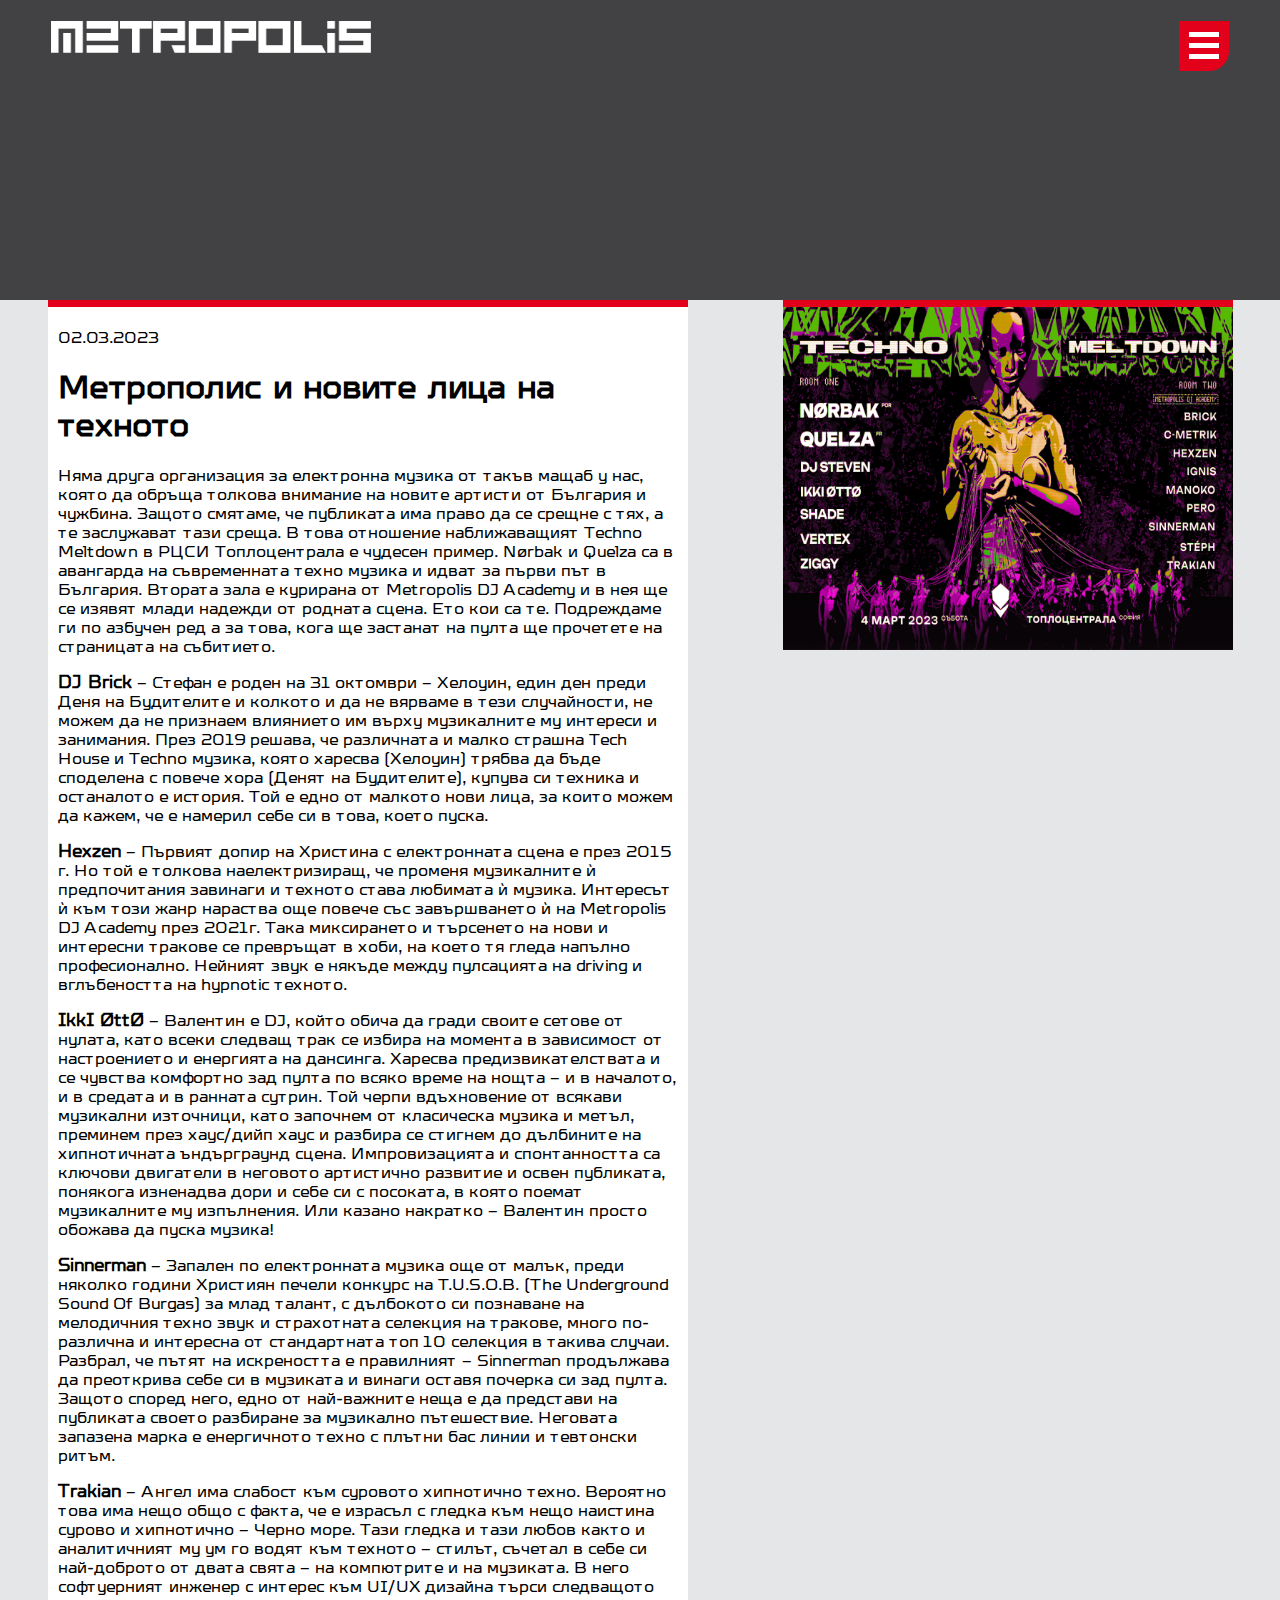
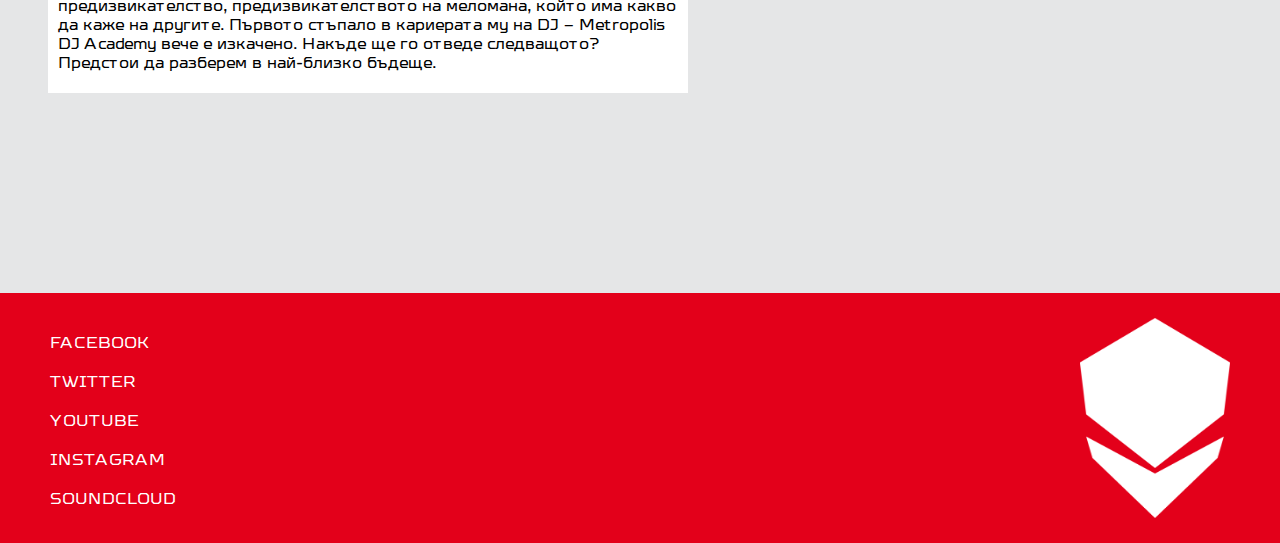
<file: newsPages/futureHeroes.html>
<!DOCTYPE html>
<html lang="en">
<head>
    <meta charset="UTF-8">
    <meta http-equiv="X-UA-Compatible" content="IE=edge">
    <meta name="viewport" content="width=device-width, initial-scale=1.0">
    <title>Future Heroes</title>
    <link rel="stylesheet" href="../css-styles/style.css">
    <link rel="stylesheet" href="../css-styles/newsPagesStyle.css">
</head>
<body>
     <!-- HIDDEN MENU START -->
     <nav>
        <div class="menu">
            <div class="menuLogo">
                <img src="../images/logo.svg" alt="">
            </div>
            <div class="boxContainer">
                <div class="textBox navMenuText">

                    <span>
                        <a href="../index.html" target="_self" >НАЧАЛО</a>
                    </span>

                    <span>
                        <a href="../podcast.html" target="_self" >ПОДКАСТИ</a>
                    </span>

                    <span>
                        <a href="../news.html" target="_self" >НОВИНИ</a>
                    </span>

                    <span>
                        <a href="https://www.facebook.com/MetropolisDJs" target="_blank" >FACEBOOK</a>
                    </span>

                    <span>
                        <a href="https://twitter.com/MetropolisBG" target="_blank">TWITTER</a>
                    </span>
                    
                    <span>
                        <a href="https://www.youtube.com/channel/UCT6R2OZqu9-nMjXyad69Icw/" target="_blank" >YOUTUBE</a>
                    </span>
                    
                    <span>
                        <a href="https://www.instagram.com/metropolis_bg/" target="_blank">INSTAGRAM</a>
                    </span>
                    
                    <span>
                        <a href="https://soundcloud.com/metropolis-bg" target="_blank">SOUNDCLOUD</a>
                    </span>
                </div>
                <div class="logoBox">
                    <img src="../images/alien-white.png" width="250px" height="350px" alt="">
                </div>
            </div>
        </div>
    </nav>
    <!-- HIDDEN MENU END -->
    <header>
        <div class="grayContainer">
            <a href="../index.html"  target="_self">
                <img id="logo" src="../images/logo.svg" alt="">
            </a>

            <nav>
                <div class="hambButton" id="firstHam" onclick="hamburger()">
                    <div class="bar1 hamBars"></div>
                    <div class="bar2 hamBars"></div>
                    <div class="bar3 hamBars"></div>
                </div>
             </nav>
        </div>
    </header>

    <main>
       <section class="mainNewsFlex">
            <div class="firstSectionMainNews">
                <div class="newsArticle">
                    <p>02.03.2023</p>
                    <h1>Метрополис и новите лица на техното</h1>
                    <p>
                        Няма друга организация за електронна музика от такъв мащаб у нас, 
                        която да обръща толкова внимание на новите артисти от България и чужбина. 
                        Защото смятаме, че публиката има право да се срещне с тях, а те заслужават тази среща. 
                        В това отношение наближаващият Techno Meltdown в РЦСИ Топлоцентрала е чудесен пример. 
                        Nørbak и Quelza са в авангарда на съвременната техно музика и идват за първи път в България. 
                        Втората зала е курирана от Metropolis DJ Academy и в нея ще се изявят млади надежди от родната сцена. 
                        Ето кои са те. Подреждаме ги по азбучен ред а за това, кога ще застанат на пулта ще прочетете на страницата на събитието.
                    </p>
                
                    <p>
                        <span>DJ Brick</span>
                        – Стефан е роден на 31 октомври – Хелоуин, 
                        един ден преди Деня на Будителите и колкото и да не вярваме в тези случайности, 
                        не можем да не признаем влиянието им върху музикалните му интереси и занимания. 
                        През 2019 решава, че различната и малко страшна Tech House и Techno музика, която харесва (Хелоуин) 
                        трябва да бъде споделена с повече хора (Денят на Будителите), купува си техника и останалото е история. 
                        Той е едно от малкото нови лица, за които можем да кажем, че е намерил себе си в това, което пуска.
                    </p>
                
                    <p>
                        <span>Hexzen</span>
                        – Първият допир на Христина с електронната сцена е през 2015 г. 
                        Но той е толкова наелектризиращ, че променя музикалните ѝ предпочитания завинаги и 
                        техното става любимата ѝ музика. Интересът ѝ към този жанр нараства още повече със завършването ѝ 
                        на Metropolis DJ Academy през 2021г. Така миксирането и търсенето на нови и интересни 
                        тракове се превръщат в хоби, на което тя гледа напълно професионално. 
                        Нейният звук е някъде между пулсацията на driving и вглъбеността на hypnotic техното.
                    </p>
                
                    <p>
                        <span>IkkI ØttØ</span>
                        – Валентин e DJ, който обича да гради своите сетове от нулата, 
                        като всеки следващ трак се избира на момента в зависимост от настроението и енергията на дансинга. 
                        Харесва предизвикателствата и се чувства комфортно зад пулта по всяко време на нощта – и 
                        в началото, и в средата и в ранната сутрин. Той черпи вдъхновение от всякави музикални източници, 
                        като започнем от класическа музика и метъл, преминем през хаус/дийп хаус и разбира се 
                        стигнем до дълбините на хипнотичната ъндърграунд сцена. Импровизацията и спонтанността са 
                        ключови двигатели в неговото артистично развитие и освен публиката, понякога изненадва 
                        дори и себе си с посоката, в която поемат музикалните му изпълнения. 
                        Или казано накратко – Валентин просто обожава да пуска музика!
                    </p>
                
                    <p>
                        <span>Sinnerman</span>
                        – Запален по електронната музика още от малък, преди няколко години 
                        Християн печели конкурс на T.U.S.O.B. (The Underground Sound Of Burgas) за млад талант, 
                        с дълбокото си познаване на мелодичния техно звук и страхотната селекция на тракове, 
                        много по-различна и интересна от стандартната топ 10 селекция в такива случаи. 
                        Разбрал, че пътят на искреността е правилният – Sinnerman продължава да преоткрива 
                        себе си в музиката и винаги оставя почерка си зад пулта. Защото според него, едно 
                        от най-важните неща е да представи на публиката своето разбиране за музикално 
                        пътешествие. Неговата запазена марка е енергичното техно с плътни бас линии и тевтонски ритъм.
                    </p>
                
                    <p>
                        <span>Trakian</span>
                        – Ангел има слабост към суровото хипнотично техно. 
                        Вероятно това има нещо общо с факта, че е израсъл с гледка към нещо 
                        наистина сурово и хипнотично – Черно море. Тази гледка и тази любов както и 
                        аналитичният му ум го водят към техното – стилът, съчетал в себе си най-доброто от 
                        двата свята – на компютрите и на музиката. В него софтуерният инженер с интерес 
                        към UI/UX дизайна търси следващото предизвикателство, предизвикателството на меломана, 
                        който има какво да каже на другите. Първото стъпало в кариерата му на DJ – Metropolis DJ Academy 
                        вече е изкачено. Накъде ще го отведе следващото? Предстои да разберем в най-близко бъдеще.
                    </p>
                </div>
            </div>

            <div class="secondSectionMainNews">
                <img src="../images/metropolis-meltdown.png" alt="">
            </div>
       </section>
           
    </main>

    <footer>
        <div class="footer">

            <div class="footerText">
                <span>
                    <a href="https://www.facebook.com/MetropolisDJs" target="_blank" >FACEBOOK</a>
                </span>

                <span>
                    <a href="https://twitter.com/MetropolisBG" target="_blank">TWITTER</a>
                </span>
                
                <span>
                    <a href="https://www.youtube.com/channel/UCT6R2OZqu9-nMjXyad69Icw/" target="_blank" >YOUTUBE</a>
                </span>
                
                <span>
                    <a href="https://www.instagram.com/metropolis_bg/" target="_blank">INSTAGRAM</a>
                </span>
                
                <span>
                    <a href="https://soundcloud.com/metropolis-bg" target="_blank">SOUNDCLOUD</a>
                </span>
            </div>

            <div class="logoFooter">
                <img src="../images/alien-white.png" alt="">
            </div>
        </div>
    </footer>



    <script>
        function hamburger(){
    let bars = document.querySelectorAll(".hamBars");
    let hamButton = document.querySelectorAll(".hambButton");
    let hiddenMenu = document.querySelectorAll(".menu")

    bars.forEach(el => {
        el.classList.toggle("active");
    })

    hamButton.forEach(el => {
        el.classList.toggle("hambButton-active");
    })

    hiddenMenu.forEach(el =>{
        el.classList.toggle("menu-active");
    })
}
    </script>
</body>
</html>
</file>
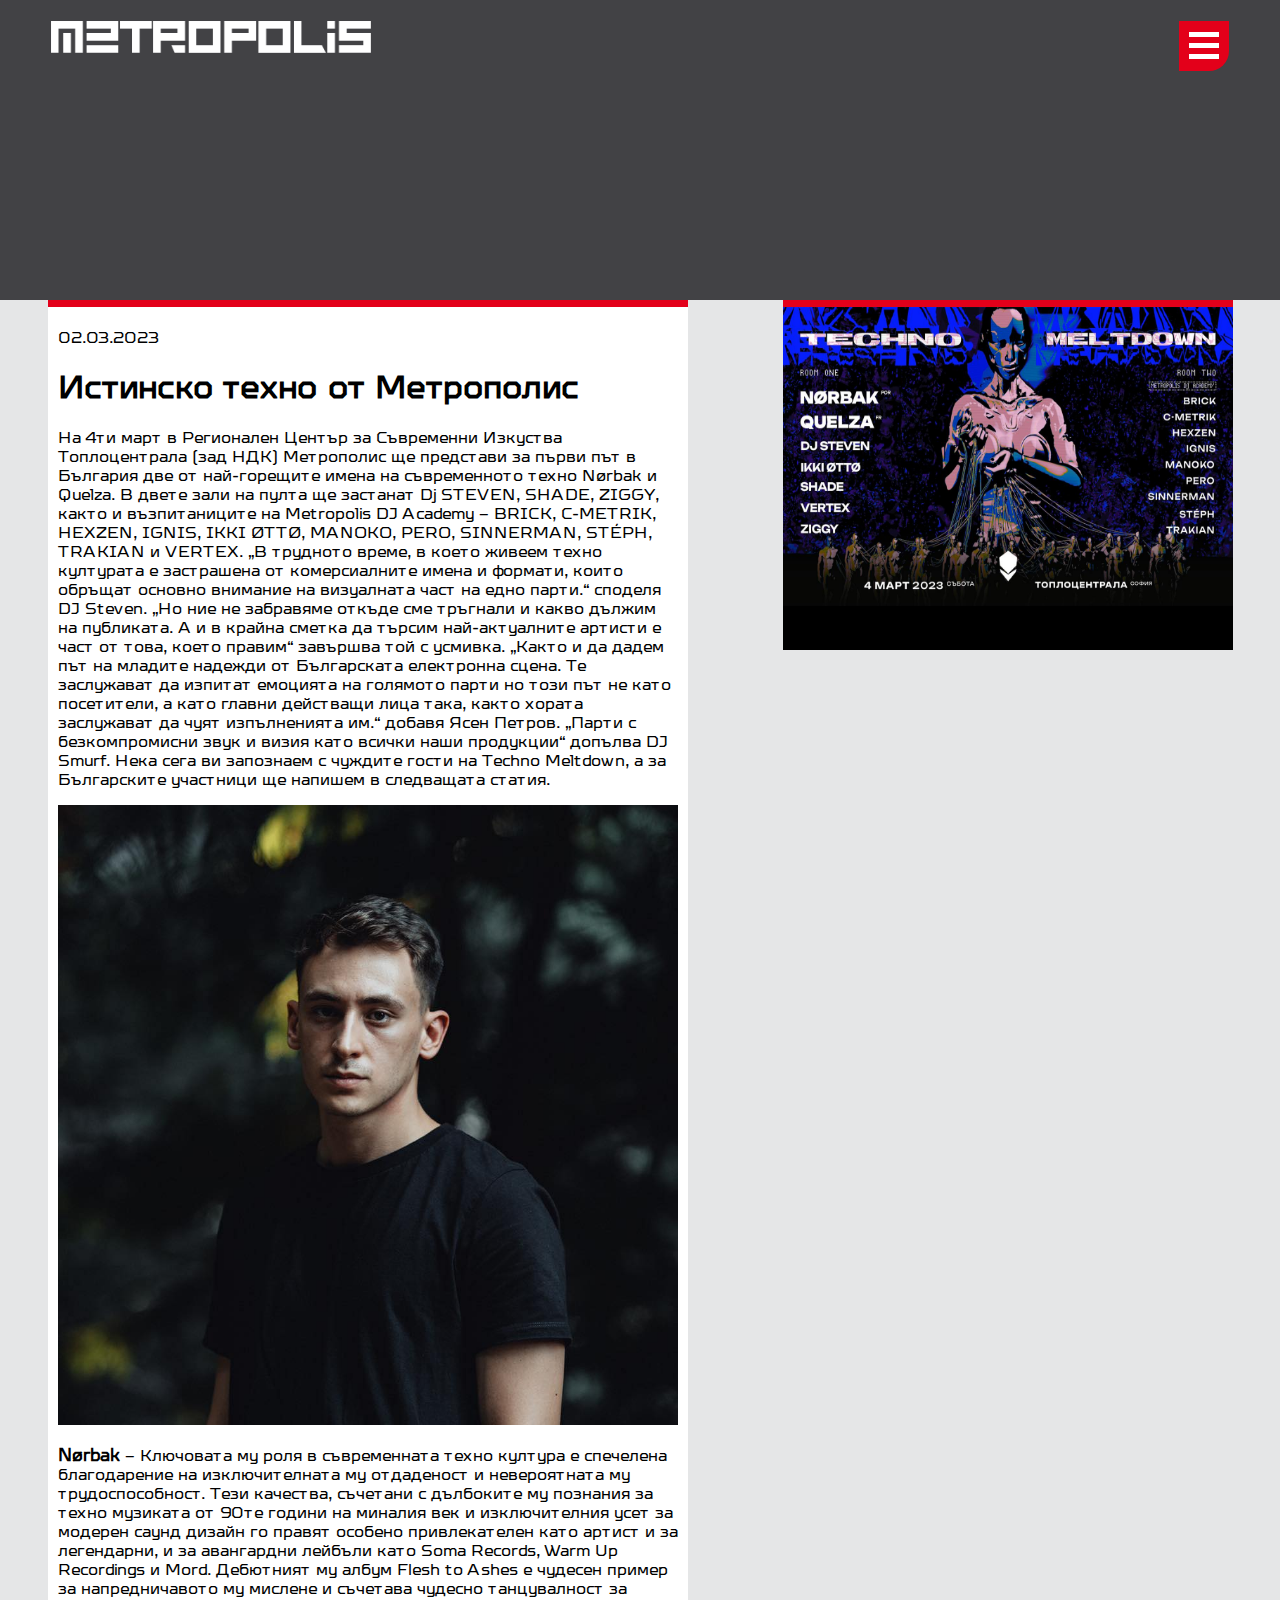
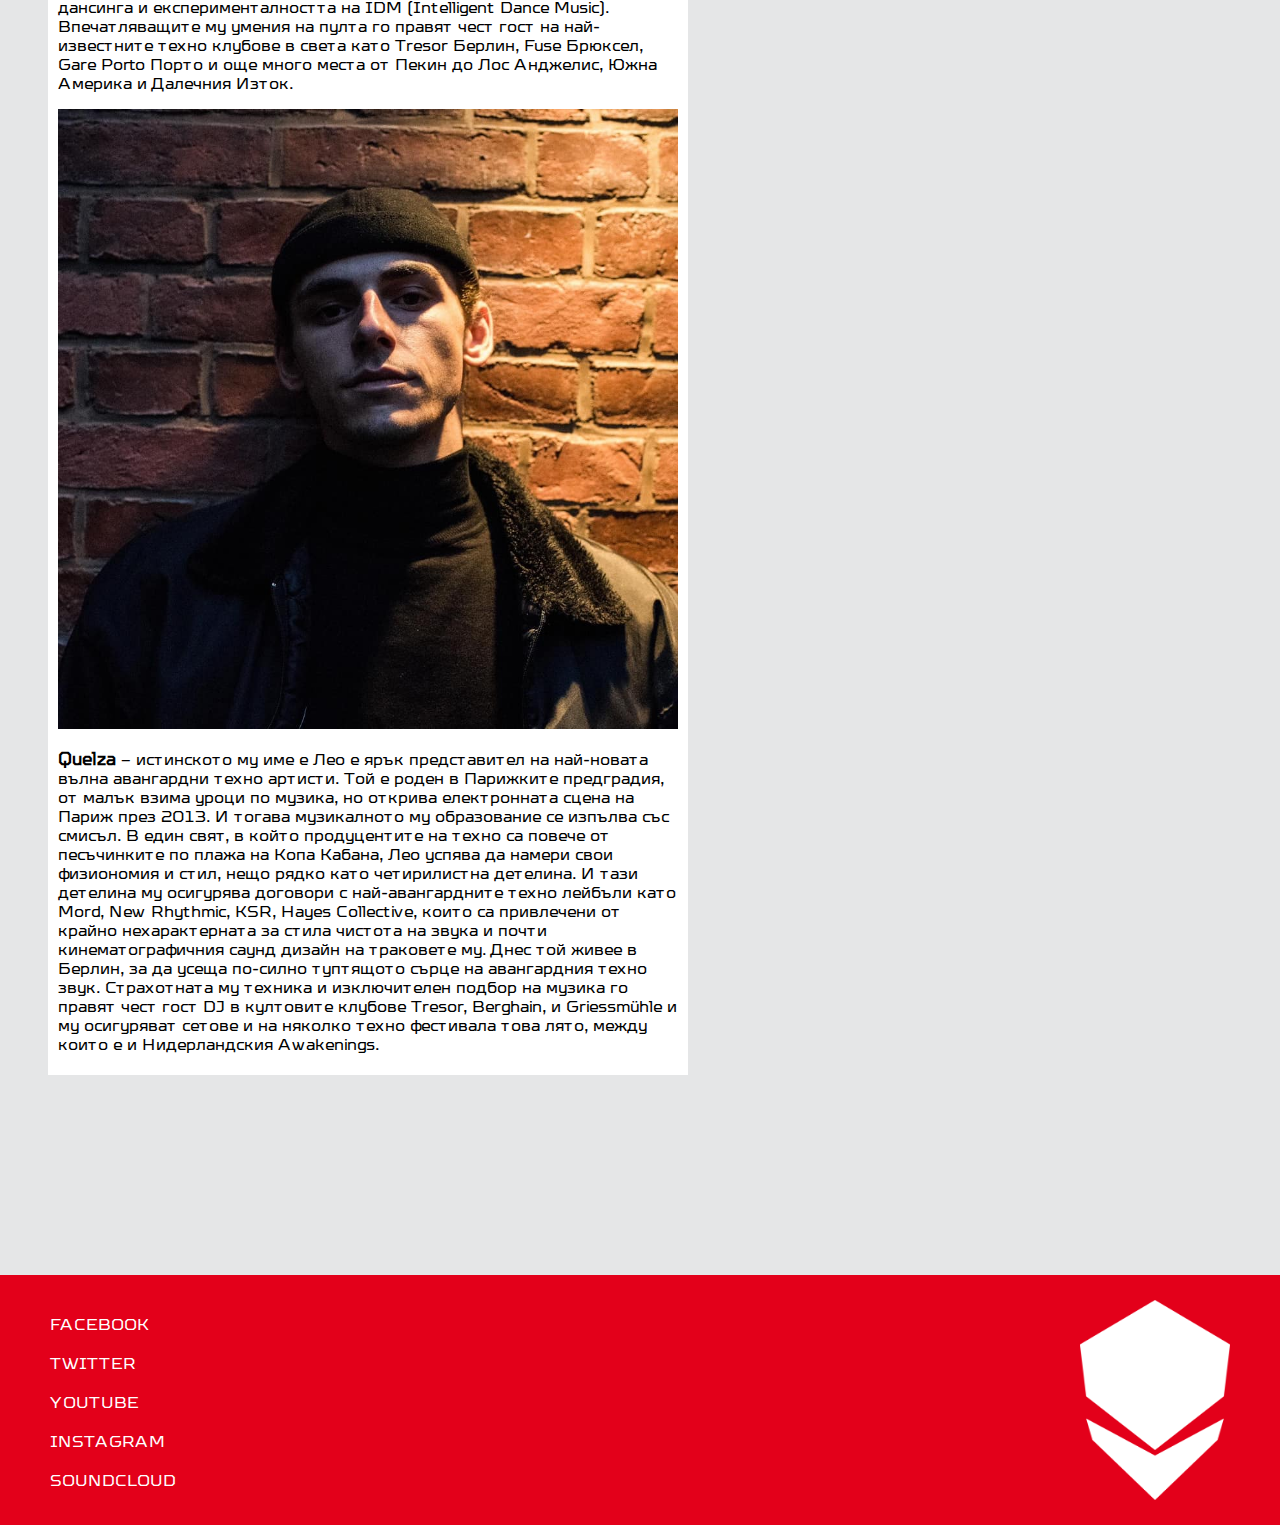
<file: newsPages/properTechno.html>
<!DOCTYPE html>
<html lang="en">
<head>
    <meta charset="UTF-8">
    <meta http-equiv="X-UA-Compatible" content="IE=edge">
    <meta name="viewport" content="width=device-width, initial-scale=1.0">
    <title>Proper Techno</title>
    <link rel="stylesheet" href="../css-styles/style.css">
    <link rel="stylesheet" href="../css-styles/newsPagesStyle.css">
</head>
<body>
     <!-- HIDDEN MENU START -->
     <nav>
        <div class="menu">
            <div class="menuLogo">
                <img src="../images/logo.svg" alt="">
            </div>
            <div class="boxContainer">
                <div class="textBox navMenuText">

                    <span>
                        <a href="../index.html" target="_self" >НАЧАЛО</a>
                    </span>

                    <span>
                        <a href="../podcast.html" target="_self" >ПОДКАСТИ</a>
                    </span>

                    <span>
                        <a href="../news.html" target="_self" >НОВИНИ</a>
                    </span>

                    <span>
                        <a href="https://www.facebook.com/MetropolisDJs" target="_blank" >FACEBOOK</a>
                    </span>

                    <span>
                        <a href="https://twitter.com/MetropolisBG" target="_blank">TWITTER</a>
                    </span>
                    
                    <span>
                        <a href="https://www.youtube.com/channel/UCT6R2OZqu9-nMjXyad69Icw/" target="_blank" >YOUTUBE</a>
                    </span>
                    
                    <span>
                        <a href="https://www.instagram.com/metropolis_bg/" target="_blank">INSTAGRAM</a>
                    </span>
                    
                    <span>
                        <a href="https://soundcloud.com/metropolis-bg" target="_blank">SOUNDCLOUD</a>
                    </span>
                </div>
                <div class="logoBox">
                    <img src="../images/alien-white.png" width="250px" height="350px" alt="">
                </div>
            </div>
        </div>
    </nav>
    <!-- HIDDEN MENU END -->
    <header>
        <div class="grayContainer">
            <a href="../index.html"  target="_self">
                <img id="logo" src="../images/logo.svg" alt="">
            </a>

            <nav>
                <div class="hambButton" id="firstHam" onclick="hamburger()">
                    <div class="bar1 hamBars"></div>
                    <div class="bar2 hamBars"></div>
                    <div class="bar3 hamBars"></div>
                </div>
             </nav>
        </div>
    </header>

    <main>
       <section class="mainNewsFlex">
            <div class="firstSectionMainNews">
                <div class="newsArticle">
                    <p>02.03.2023</p>
                    <h1>Истинско техно от Метрополис</h1>
                    <p>
                        На 4ти март в Регионален Център за Съвременни Изкуства Топлоцентрала (зад НДК) Метрополис ще представи за първи път в 
                        България две от най-горещите имена на съвременното техно Nørbak и Quelza. В двете зали на пулта ще застанат 
                        Dj STEVEN, SHADE, ZIGGY, както и възпитаниците на Metropolis DJ Academy – BRICK, C-METRIK, HEXZEN, IGNIS, 
                        IKKI ØTTØ, MANOKO, PERO, SINNERMAN, STÉPH, TRAKIAN и VERTEX. „В трудното време, в което живеем техно културата 
                        е застрашена от комерсиалните имена и формати, които обръщат основно внимание на визуалната част на едно парти.“ 
                        споделя DJ Steven. „Но ние не забравяме откъде сме тръгнали и какво дължим на публиката. А и в крайна сметка да 
                        търсим най-актуалните артисти е част от това, което правим“ завършва той с усмивка. „Както и да дадем път на 
                        младите надежди от Българската електронна сцена. Те заслужават да изпитат емоцията на голямото парти 
                        но този път не като посетители, а като главни действащи лица така, както хората 
                        заслужават да чуят изпълненията им.“ добавя Ясен Петров. „Парти с безкомпромисни звук и 
                        визия като всички наши продукции“ допълва DJ Smurf. Нека сега ви запознаем с чуждите гости на 
                        Techno Meltdown, а за Българските участници ще напишем в следващата статия.
                    </p>

                    <img src="../images/norbak.jpeg" width="100%" alt="">
                
                    <p>
                        <span>Nørbak</span>
                        – Ключовата му роля в съвременната техно култура е спечелена благодарение на изключителната му отдаденост и 
                        невероятната му трудоспособност. Тези качества, съчетани с дълбоките му познания за техно музиката от 90те години 
                        на миналия век и изключителния усет за модерен саунд дизайн го правят особено привлекателен като артист и за легендарни, 
                        и за авангардни лейбъли като Soma Records, Warm Up Recordings и Mord. Дебютният му албум Flesh to Ashes е чудесен пример 
                        за напредничавото му мислене и съчетава чудесно танцувалност за дансинга и експерименталността на IDM (Intelligent Dance Music). 
                        Впечатляващите му умения на пулта го правят чест гост на най-известните техно клубове в света като Tresor Берлин, Fuse Брюксел,
                         Gare Porto Порто и още много места от Пекин до Лос Анджелис, Южна Америка и Далечния Изток.
                    </p>

                    <img src="../images/quelza.jpeg" width="100%" alt="">
                
                    <p>
                        <span>Quelza</span>
                        – истинското му име е Лео е ярък представител на най-новата вълна авангардни техно артисти. 
                        Той е роден в Парижките предградия, от малък взима уроци по музика, но открива електронната 
                        сцена на Париж през 2013. И тогава музикалното му образование се изпълва със смисъл. В един свят, 
                        в който продуцентите на техно са повече от песъчинките по плажа на Копа Кабана, Лео успява да
                         намери свои физиономия и стил, нещо рядко като четирилистна детелина. И тази детелина му 
                         осигурява договори с най-авангардните техно лейбъли като Mord, New Rhythmic, KSR, Hayes Collective, 
                         които са привлечени от крайно нехарактерната за стила чистота на звука и почти кинематографичния 
                         саунд дизайн на траковете му. Днес той живее в Берлин, за да усеща по-силно туптящото сърце на авангардния 
                         техно звук. Страхотната му техника и изключителен подбор на музика го правят чест гост DJ в култовите 
                         клубове Tresor, Berghain, и Griessmühle и му осигуряват сетове и на няколко техно фестивала това лято, 
                         между които е и Нидерландския Awakenings.
                    </p>
                </div>
            </div>

            <div class="secondSectionMainNews">
                <img src="../images/metropolis-blue-meltdown.jpeg" alt="">
            </div>
       </section>
           
    </main>

    <footer>
        <div class="footer">

            <div class="footerText">
                <span>
                    <a href="https://www.facebook.com/MetropolisDJs" target="_blank" >FACEBOOK</a>
                </span>

                <span>
                    <a href="https://twitter.com/MetropolisBG" target="_blank">TWITTER</a>
                </span>
                
                <span>
                    <a href="https://www.youtube.com/channel/UCT6R2OZqu9-nMjXyad69Icw/" target="_blank" >YOUTUBE</a>
                </span>
                
                <span>
                    <a href="https://www.instagram.com/metropolis_bg/" target="_blank">INSTAGRAM</a>
                </span>
                
                <span>
                    <a href="https://soundcloud.com/metropolis-bg" target="_blank">SOUNDCLOUD</a>
                </span>
            </div>

            <div class="logoFooter">
                <img src="../images/alien-white.png" alt="">
            </div>
        </div>
    </footer>



    <script>
        function hamburger(){
    let bars = document.querySelectorAll(".hamBars");
    let hamButton = document.querySelectorAll(".hambButton");
    let hiddenMenu = document.querySelectorAll(".menu")

    bars.forEach(el => {
        el.classList.toggle("active");
    })

    hamButton.forEach(el => {
        el.classList.toggle("hambButton-active");
    })

    hiddenMenu.forEach(el =>{
        el.classList.toggle("menu-active");
    })
}
    </script>
</body>
</html>
</file>
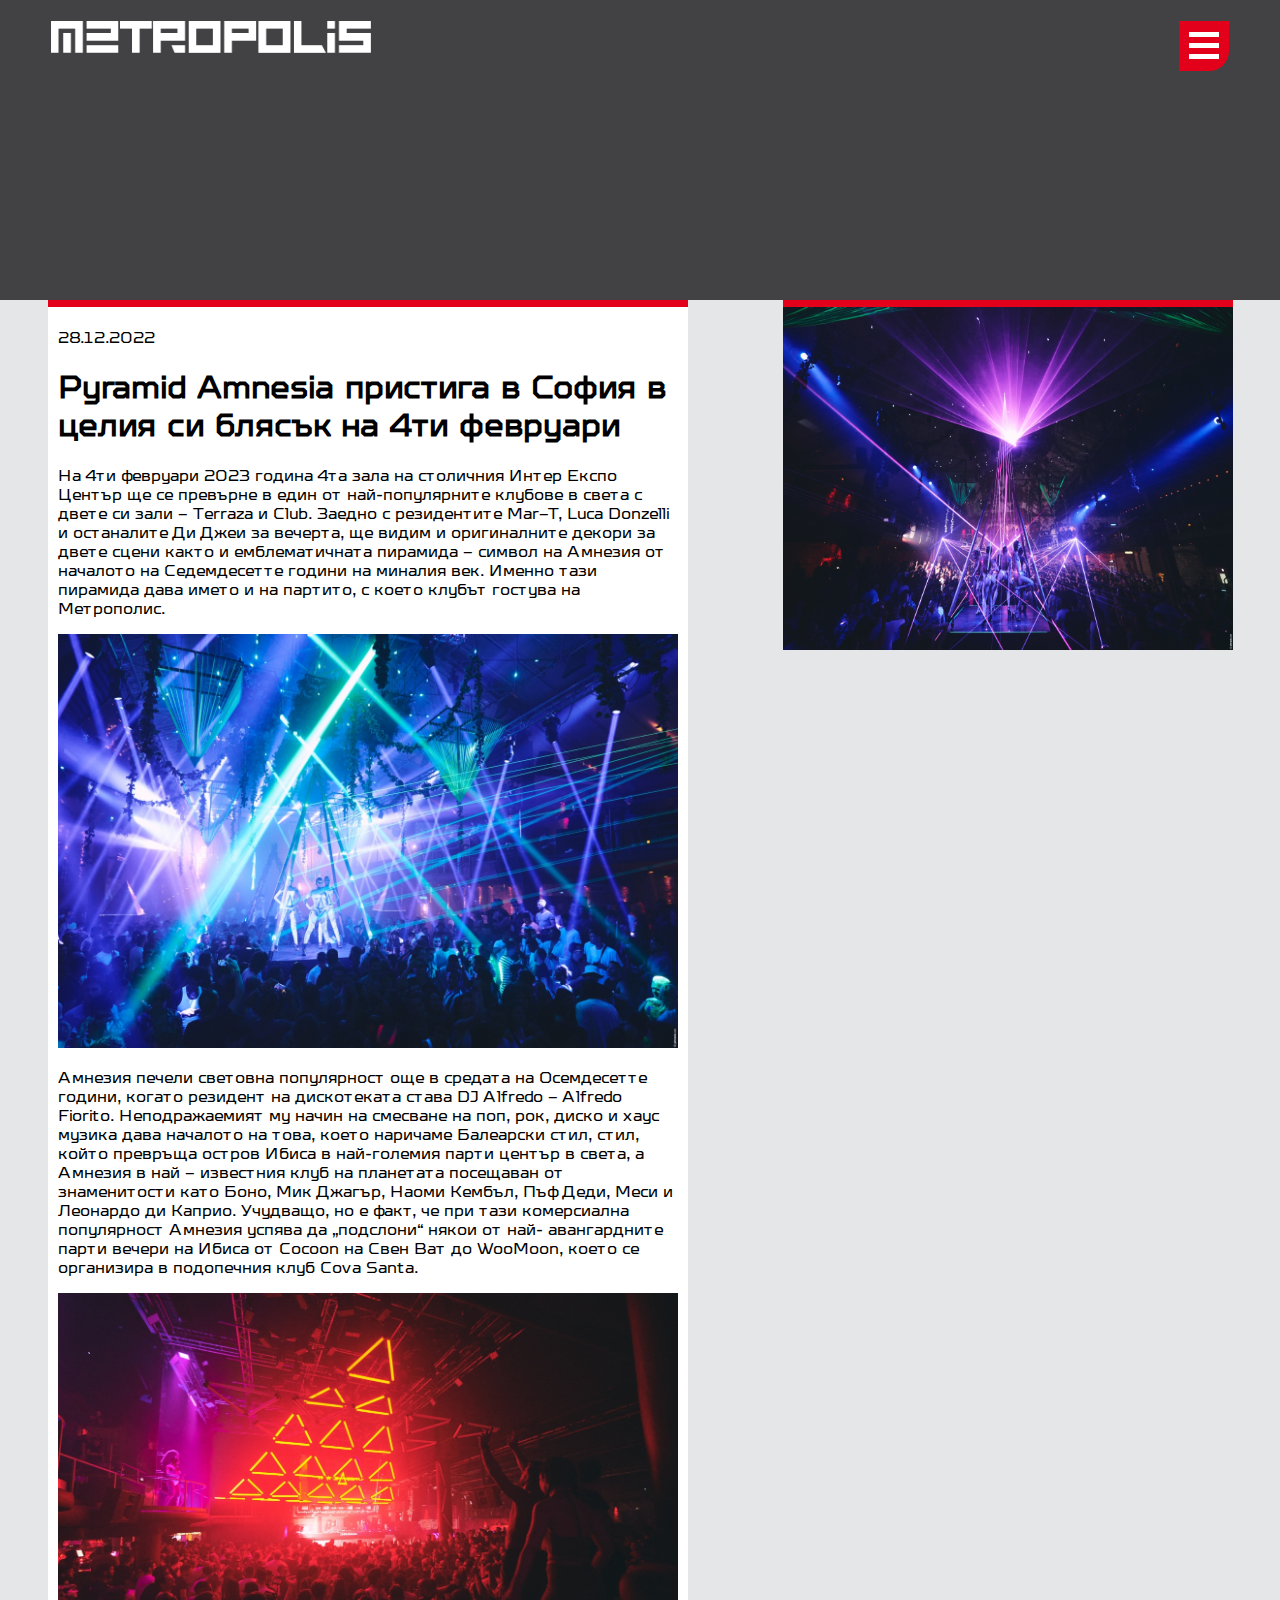
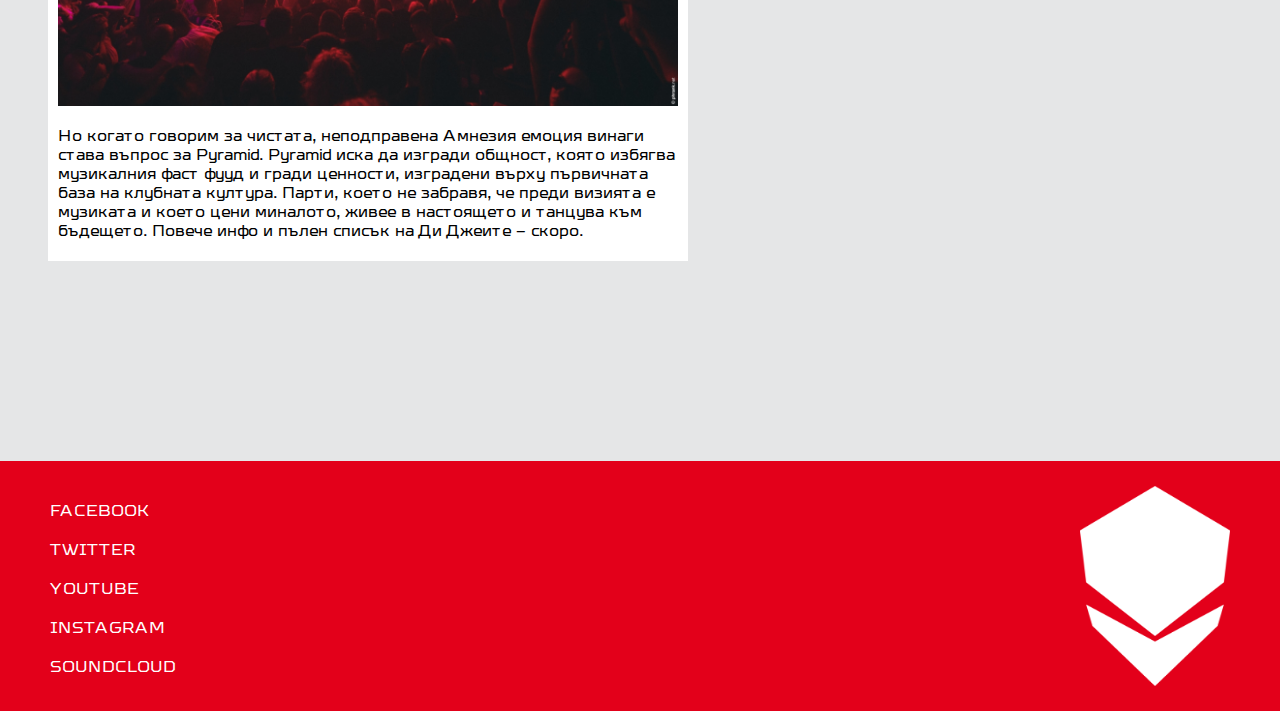
<file: newsPages/pyramidAmnesia.html>
<!DOCTYPE html>
<html lang="en">
<head>
    <meta charset="UTF-8">
    <meta http-equiv="X-UA-Compatible" content="IE=edge">
    <meta name="viewport" content="width=device-width, initial-scale=1.0">
    <title>Pyramid Amnesia</title>
    <link rel="stylesheet" href="../css-styles/style.css">
    <link rel="stylesheet" href="../css-styles/newsPagesStyle.css">
</head>
<body>
     <!-- HIDDEN MENU START -->
     <nav>
        <div class="menu">
            <div class="menuLogo">
                <img src="../images/logo.svg" alt="">
            </div>
            <div class="boxContainer">
                <div class="textBox navMenuText">

                    <span>
                        <a href="../index.html" target="_self" >НАЧАЛО</a>
                    </span>

                    <span>
                        <a href="../podcast.html" target="_self" >ПОДКАСТИ</a>
                    </span>

                    <span>
                        <a href="../news.html" target="_self" >НОВИНИ</a>
                    </span>

                    <span>
                        <a href="https://www.facebook.com/MetropolisDJs" target="_blank" >FACEBOOK</a>
                    </span>

                    <span>
                        <a href="https://twitter.com/MetropolisBG" target="_blank">TWITTER</a>
                    </span>
                    
                    <span>
                        <a href="https://www.youtube.com/channel/UCT6R2OZqu9-nMjXyad69Icw/" target="_blank" >YOUTUBE</a>
                    </span>
                    
                    <span>
                        <a href="https://www.instagram.com/metropolis_bg/" target="_blank">INSTAGRAM</a>
                    </span>
                    
                    <span>
                        <a href="https://soundcloud.com/metropolis-bg" target="_blank">SOUNDCLOUD</a>
                    </span>
                </div>
                <div class="logoBox">
                    <img src="../images/alien-white.png" width="250px" height="350px" alt="">
                </div>
            </div>
        </div>
    </nav>
    <!-- HIDDEN MENU END -->
    <header>
        <div class="grayContainer">
            <a href="../index.html"  target="_self">
                <img id="logo" src="../images/logo.svg" alt="">
            </a>

            <nav>
                <div class="hambButton" id="firstHam" onclick="hamburger()">
                    <div class="bar1 hamBars"></div>
                    <div class="bar2 hamBars"></div>
                    <div class="bar3 hamBars"></div>
                </div>
             </nav>
        </div>
    </header>

    <main>
       <section class="mainNewsFlex">
            <div class="firstSectionMainNews">
                <div class="newsArticle">
                    <p>28.12.2022</p>
                    <h1>Pyramid Amnesia пристига в София в целия си блясък на 4ти февруари</h1>
                    <p>
                        На 4ти февруари 2023 година 4та зала на столичния Интер Експо Център ще се 
                        превърне в един от най-популярните клубове в света с двете си зали – Terraza и Club.
                        Заедно с резидентите Mar–T, Luca Donzelli и останалите Ди Джеи за вечерта, 
                        ще видим и оригиналните декори за двете сцени както и емблематичната пирамида – 
                        символ на Амнезия от началото на Седемдесетте години на миналия век. Именно тази 
                        пирамида дава името и на партито, с което клубът гостува на Метрополис.
                    </p>

                    <img src="../images/pyramid2.jpeg" width="100%" alt="">
                
                    <p>
                        Амнезия печели световна популярност още в средата на Осемдесетте години, когато 
                        резидент на дискотеката става DJ Alfredo – Alfredo Fiorito. Неподражаемият му начин
                         на смесване на поп, рок, диско и хаус музика дава началото на това, което наричаме 
                         Балеарски стил, стил, който превръща остров Ибиса в най-големия парти център в света, 
                         а Амнезия в най – известния клуб на планетата посещаван от знаменитости като Боно, Мик 
                         Джагър, Наоми Кембъл, Пъф Деди, Меси и Леонардо ди Каприо. Учудващо, но е факт, че при 
                         тази комерсиална популярност Амнезия успява да „подслони“ някои от най- авангардните 
                         парти вечери на Ибиса от Cocoon на Свен Ват до WooMoon, което се организира в подопечния 
                         клуб Cova Santa.
                    </p>

                    <img src="../images/Optimized-PHRANK.jpeg" width="100%" alt="">
                
                    <p>
                        Но когато говорим за чистата, неподправена Амнезия 
                        емоция винаги става въпрос за Pyramid. Pyramid иска да изгради общност, 
                        която избягва музикалния фаст фууд и гради ценности, изградени върху първичната 
                        база на клубната култура. Парти, което не забравя, че преди визията е музиката и 
                        което цени миналото, живее в настоящето и танцува към бъдещето.
                        Повече инфо и пълен списък на Ди Джеите – скоро.
                    </p>
                </div>
            </div>

            <div class="secondSectionMainNews">
                <img src="../images/pyramid.jpeg" alt="">
            </div>
       </section>
           
    </main>

    <footer>
        <div class="footer">

            <div class="footerText">
                <span>
                    <a href="https://www.facebook.com/MetropolisDJs" target="_blank" >FACEBOOK</a>
                </span>

                <span>
                    <a href="https://twitter.com/MetropolisBG" target="_blank">TWITTER</a>
                </span>
                
                <span>
                    <a href="https://www.youtube.com/channel/UCT6R2OZqu9-nMjXyad69Icw/" target="_blank" >YOUTUBE</a>
                </span>
                
                <span>
                    <a href="https://www.instagram.com/metropolis_bg/" target="_blank">INSTAGRAM</a>
                </span>
                
                <span>
                    <a href="https://soundcloud.com/metropolis-bg" target="_blank">SOUNDCLOUD</a>
                </span>
            </div>

            <div class="logoFooter">
                <img src="../images/alien-white.png" alt="">
            </div>
        </div>
    </footer>



    <script>
        function hamburger(){
    let bars = document.querySelectorAll(".hamBars");
    let hamButton = document.querySelectorAll(".hambButton");
    let hiddenMenu = document.querySelectorAll(".menu")

    bars.forEach(el => {
        el.classList.toggle("active");
    })

    hamButton.forEach(el => {
        el.classList.toggle("hambButton-active");
    })

    hiddenMenu.forEach(el =>{
        el.classList.toggle("menu-active");
    })
}
    </script>
</body>
</html>
</file>
<file: css-styles/style.css>
*{
  box-sizing: border-box;
}

@font-face {
  font-family: myFont;
  src: url(../fonts/TTOctosquares-Regular.ttf);
}

body{
  margin: 0;
  background-color: white;
  width: 100%;
}

.menu{
position: fixed;
z-index: 0;
width: 0%;
height: 100%;
background-color: rgb(66, 66, 69);
opacity: 0;
transition: all 0.5s ease;
}

.menu-active{
width: 100%;
opacity: 1;
z-index: 998;
}

.menuLogo{
display: block;
width: 25%;
margin: 0 auto;
margin-top: 7%;
align-items: center;
}

.boxContainer{
position: relative;
width: 100%;
top: 200px;
display: flex;
justify-content: space-around;
}

.textBox{
width: 350px;
height: 450px;
margin-left: 4%;
}

.logoBox{
margin-right: 4%;
}

#robot{
  position: relative;
}

#robot video{
  position: relative;
  width: 100%;
  object-fit: cover;
  height: 900px;
}

img#logo{
  position: absolute;
  top: 7%;
  left: 4%;
  width: 25%;
}


.hambButton{
  cursor: pointer;
  position: absolute;
  display: inline-block;
  top: 7%;
  right: 4%;
  width: 50px;
  height: 50px;
  background-color: rgb(227, 0, 26);
  border-radius: 0 0 20px 0;
}

.hambButton-active{
z-index: 999;
position: fixed
}



.bar1{
  position:absolute;
  width: 30px;
  height: 5px;
  background-color: white;
  margin: 11px 0 6px 10px;
  transition: 0.4s;
}

.bar2 {
  position:absolute;
  width: 30px;
  height: 5px;
  background-color: white;
  margin: 22px 0 6px 10px;
  transition: 0.4s;
}

.bar3 {
  position:absolute;
  width: 30px;
  height: 5px;
  background-color: white;
  margin: 33px 0 6px 10px;
  transition: 0.4s;
}


.bar1.active {
  transform: translate(0, 11px) rotate(-45deg);
}

.bar2.active {
  opacity: 0;
}

.bar3.active {
  transform: translate(0, -11px) rotate(45deg);
}


.allNewsContainer{
  position: absolute;
  width: 100px;
  height: 60px;
  background-color: rgb(227, 0, 26);
  bottom: 5%;
  right: 60px;
  border-radius: 0 0 45px 0;
  text-align: center;
  cursor: pointer;
  font-family: myFont;
}

.allNewsContainer::before{
  content: "";
  position: absolute;
  width: 0%;
  height: 100%;
  background-color: white;
  top: 0;
  left: 0;
  border-radius: 0 0 45px 0;
  transition: width 0.4s;
}

.allNewsContainer:hover::before{
  width: 100%;

}


.allNewsContainer p{
  position: relative;
  text-decoration: none;
  text-align: center;
  color: white;
  margin: 0;
  z-index: 99;
  top: 45%;
  line-height: 0;
}

.animationGlitch1{
  animation: glitch1 2.5s infinite;
}

.animationGlitch2{
color: #67f3da;
animation: glitch2 2.5s infinite;

}

.animationGlitch3{
  color: #f16f6f;
  animation: glitch3 2.5s infinite;

}

@keyframes glitch1 {
  0% {
    transform: none;
    opacity: 1;
  }
  7% {
    transform: skew(-0.5deg, -0.9deg);
    opacity: 0.75;
  }
  10% {
    transform: none;
    opacity: 1;
  }
  27% {
    transform: none;
    opacity: 1;
  }
  30% {
    transform: skew(0.8deg, -0.1deg);
    opacity: 0.75;
  }
  35% {
    transform: none;
    opacity: 1;
  }
  52% {
    transform: none;
    opacity: 1;
  }
  55% {
    transform: skew(-1deg, 0.2deg);
    opacity: 0.75;
  }
  50% {
    transform: none;
    opacity: 1;
  }
  72% {
    transform: none;
    opacity: 1;
  }
  75% {
    transform: skew(0.4deg, 1deg);
    opacity: 0.75;
  }
  80% {
    transform: none;
    opacity: 1;
  }
  100% {
    transform: none;
    opacity: 1;
  }
}

@keyframes glitch2 {
  0% {
    transform: none;
    opacity: 0.25;
  }
  7% {
    transform: translate(-2px, -3px);
    opacity: 0.5;
  }
  10% {
    transform: none;
    opacity: 0.25;
  }
  27% {
    transform: none;
    opacity: 0.25;
  }
  30% {
    transform: translate(-5px, -2px);
    opacity: 0.5;
  }
  35% {
    transform: none;
    opacity: 0.25;
  }
  52% {
    transform: none;
    opacity: 0.25;
  }
  55% {
    transform: translate(-5px, -1px);
    opacity: 0.5;
  }
  50% {
    transform: none;
    opacity: 0.25;
  }
  72% {
    transform: none;
    opacity: 0.25;
  }
  75% {
    transform: translate(-2px, -6px);
    opacity: 0.5;
  }
  80% {
    transform: none;
    opacity: 0.25;
  }
  100% {
    transform: none;
    opacity: 0.25;
  }
}

@keyframes glitch3 {
  0% {
    transform: none;
    opacity: 0.25;
  }
  7% {
    transform: translate(2px, 3px);
    opacity: 0.5;
  }
  10% {
    transform: none;
    opacity: 0.25;
  }
  27% {
    transform: none;
    opacity: 0.25;
  }
  30% {
    transform: translate(5px, 2px);
    opacity: 0.5;
  }
  35% {
    transform: none;
    opacity: 0.25;
  }
  52% {
    transform: none;
    opacity: 0.25;
  }
  55% {
    transform: translate(5px, 1px);
    opacity: 0.5;
  }
  50% {
    transform: none;
    opacity: 0.25;
  }
  72% {
    transform: none;
    opacity: 0.25;
  }
  75% {
    transform: translate(2px, 6px);
    opacity: 0.5;
  }
  80% {
    transform: none;
    opacity: 0.25;
  }
  100% {
    transform: none;
    opacity: 0.25;
  }
}

#news{
  position: absolute;
  margin: 0;
  top: 90%;
  left: 60px;
  font-family: myFont;
  z-index: 3
}

#news p{
  display: inline-block;
  color: rgb(227, 0, 26);
  font-size: 25px;
  z-index: 1;

}



.articleContainer{
position: relative;
width: 100%;
display: flex;
justify-content: space-around;
flex-wrap: wrap;
overflow-x: auto;
}

.content{
position: relative;
width: 333px;
height: 600px;
border-top: 7px solid rgb(227, 0, 26);
background-color: rgb(27, 27, 27);
margin-bottom: 50px;

}

.content:hover, #sectionContainer:hover, .section2Container2:hover{
box-shadow: 3px 3px 3px 3px rgb(227, 0, 26) ;
}

.content img{
position: absolute;
width: 100%;
height: 230px;
}


#firstImg{
height: 223px;
}

#secondImg{
height: 223px;
}

#thirdImg{
height: 223px;
}


.box{
position: absolute;
width: 60px;
height: 60px;
top: 0;
left: 0;
background-color: rgb(227, 0, 26);
}

.box p{
display: block;
font-family: myFont;
text-align: center;
margin: auto;
line-height: 25px;
color: white;
}

.textContent{
position: absolute;
color: white;
width: 100%;
top: 40%;
}

.textContent p:nth-child(1), .textContent p:nth-child(2), .textContent p:nth-last-child(1){
display: block;
font-family: myFont;
text-align: center;
margin: auto;
color: rgb(117, 117, 118);
font-size: 13px;
}


.grayBackground{
position: relative;
width: 100%;
height: 230px;
background-color: rgb(66, 66, 69);
top: -4px;
}

.favArtist{
font-family: myFont;
color: white;
font-size: 20px;
text-align: center;
margin: auto;
position: relative;
z-index: 99;
text-decoration: none;
display: block;
cursor: pointer;
}
.favArtist2{
  font-family: myFont;
  color: white;
  font-size: 20px;
  text-align: center;
  margin: auto;
  position: relative;
  z-index: 99;
  text-decoration: none;
  display: block;
  bottom: 48px;
  cursor: pointer;
}
.favArtist3{
font-family: myFont;
color: white;
font-size: 20px;
text-align: center;
margin: auto;
position: relative;
z-index: 99;
text-decoration: none;
display: block;
bottom: 96px;
cursor: pointer;
}

#favArtistText1{
  font-family: myFont;
  color: white;
  font-size: 20px;
  text-align: center;
  margin: auto;
  position: relative;
  z-index: 99;
  text-decoration: none;
  display: block;
  bottom: 72px;
  cursor: pointer;
}

#favArtistText2{
  font-family: myFont;
  color: white;
  font-size: 20px;
  text-align: center;
  margin: auto;
  position: relative;
  z-index: 99;
  text-decoration: none;
  display: block;
  bottom: 144px;
  cursor: pointer;
}


.textContent p:nth-last-child(1){
background: -webkit-linear-gradient(rgb(117, 117, 118), rgb(20, 20, 20));
background: -moz-linear-gradient(rgb(117, 117, 118), rgb(20, 20, 20));
background: -o-linear-gradient(rgb(117, 117, 118), rgb(20, 20, 20));
background: -ms-linear-gradient(rgb(117, 117, 118), rgb(20, 20, 20));
-webkit-background-clip: text;
-moz-background-clip: text;
-o-background-clip: text;
-ms-backgound-clip: text;
background-clip: text;
-webkit-text-fill-color: transparent;
-moz-text-fill-color: transparent;
}

#grayFade1{
position: absolute;
top: 110px;
}

#grayFade2{
position: absolute;
top: 110px;
}

#grayFade3{
position: absolute;
top: 135px;
}

.seeMoreContainer{
position: absolute;
width: 100px;
height: 60px;
background-color: rgb(227, 0, 26);
bottom: 5%;
left: 5%;
border-radius: 0 0 45px 0;
text-align: center;
cursor: pointer;
font-family: myFont;
}

.seeMoreContainer::before{
content: "";
position: absolute;
width: 0%;
height: 100%;
background-color: white;
top: 0;
left: 0;
border-radius: 0 0 45px 0;
transition: width 0.4s;
}

.seeMoreContainer:hover::before{
width: 100%;

}

.seeMoreContainer p{
position: relative;
text-decoration: none;
text-align: center;
color: white;
margin: auto;
top: 45%;
z-index: 99;
line-height: 0;
left: -1px;
}


.article2Container{
position: relative;
width: 100%;
display: flex;
justify-content: space-around;
flex-wrap: wrap;
top: 100px;
}

#sectionContainer{
position: relative;
height: 350px;
width: 650px;
background-color: rgb(30, 30, 30);
border-top: 5px solid rgb(227, 0, 26);
margin-bottom: 50px;
}

#sectionContainer2{
position: relative;
height: 350px;
width: 350px;
background-color: rgb(27, 27, 27);
border-top: 5px solid rgb(227, 0, 26);
margin-bottom: 50px;
}

#sectionContainer2:hover .playButton{
  border-width: 47px 0px 47px 84px;
  width: 84px;
  height: 84px;
}

.article2Title{
position: absolute;
left: 25px;
top: -50px;
text-align: center;
cursor: pointer;
font-family: myFont;
color: rgb(227, 0, 26);
}


.article2SecondTitle{
  position: absolute;
  right: 25px;
  top: -80px;
  width: 100px;
  height: 60px;
  cursor: pointer;
  background-color: rgb(227, 0, 26);
  font-family: myFont;
  color: rgb(227, 0, 26);
  border-radius: 0 0 45px 0;
  padding: 15px 10px;
  }

.article2SecondTitle p{
    position: absolute;
    display: block;
    line-height: 0;
    color: white;
    font-family: myFont;
}

.article2SecondTitle::before{
  content: "";
  position: absolute;
  width: 0%;
  height: 100%;
  background-color: rgb(27, 27, 27);
  top: 0;
  left: 0;
  border-radius: 0 0 45px 0;
  transition: width 0.4s;
  }
  
.article2SecondTitle:hover::before{
  width: 101%;
  height: 101%;
  
  }
  

#academy{
position: absolute;
width: 50%;
height: 100%;
}

.article2Text{
position: absolute;
display: block;
font-family: myFont;
width: 50%;
height: 100%;
color: white;
margin: 20px 50px 20px 50px;
left: 50%;
}

#textArtists, #dateText, #fbEvent{
color: rgb(227, 0, 26);
font-size: 13px;
}

.ticketsContainer{
width: 80px;
height: 40px;
background-color: rgb(227, 0, 26);
border-radius: 0 0 45px 0;
text-align: center;
cursor: pointer;
font-family: myFont;
}

.ticketsContainer::before{
content: "";
position: absolute;
width: 0%;
height: 40px;
background-color: white;
left: 0;
border-radius: 0 0 45px 0;
transition: width 0.4s;
}

.ticketsContainer:hover::before{
width: 80px;

}

.ticketsContainer p{
position: relative;
text-decoration: none;
text-align: center;
color: white;
margin: auto;
top: 45%;
z-index: 99;
line-height: 0;
left: -1px;
font-size: 13px;
font-family: myFont;
}

.podcastImg{
position:absolute;
width: 100%;
height: 100%;
}

.playButton{
  position: absolute;
  display: block;
  top: 0;
  left: 0;
  right: 0;
  bottom: 0;
  margin: auto;
width: 74px;
height: 74px;
border-style: solid;
border-color: red blue green yellow;
box-sizing: border-box;
border-width: 37px 0px 37px 74px;
border-color: transparent transparent transparent rgb(227, 0, 26);
}

.vidSpeakersContainer{
position: relative;
top: 100px;
}

#vidSpeakers{
width: 100%;
}

.wrap{
  position: relative;
  display: flex;
  width: 100%;
  justify-content: space-around;
  flex-wrap: wrap;
  top: 250px;
}

.section2Container{
position: relative;
min-height: 450px;
min-width: 750px;
background-color: rgb(27, 27, 27);
border-top: 5px solid rgb(227, 0, 26);
margin-bottom: 50px;
}

.section2Container2{
position: relative;
height: 450px;
width: 350px;
background-color: rgb(27, 27, 27);
border-top: 5px solid rgb(227, 0, 26);
margin-bottom: 50px;
}

.playButton2{
position: absolute;
display: block;
top: 0;
left: 0;
right: 0;
bottom: 0;
margin: auto;
width: 74px;
height: 74px;
border-style: solid;
border-color: red blue green yellow;
box-sizing: border-box;
border-width: 37px 0px 37px 74px;
border-color: transparent transparent transparent rgb(227, 0, 26);
}

.section2Container:hover .playButton2{
  border-width: 47px 0px 47px 94px;
  width: 94px;
  height: 94px;
}

.codaImg{
position: relative;
display: block;
width: 200px;
height: 80px;
margin: 70px auto;
}

.radioButtonContainer{
width: 120px;
height: 60px;
background-color: rgb(227, 0, 26);
border-radius: 0 0 45px 0;
text-align: center;
cursor: pointer;
font-family: myFont;
position: relative;
margin: 150px auto;

}

.radioButtonContainer p{
position: relative;
text-decoration: none;
text-align: center;
color: white;
margin: 0 auto;
top: 47%;
z-index: 99;
line-height: 0;
left: -1px;
font-size: 15px;
font-family: myFont;
}

.radioButtonContainer::before{
content: "";
position: absolute;
width: 0%;
height: 60px;
background-color: white;
left: 0;
border-radius: 0 0 45px 0;
transition: width 0.4s;
}

.radioButtonContainer:hover::before{
width: 120px;

}

.grayOverlayContainer{
position: relative;
width: 100%;
min-height: 350px;
background-color: rgb(66, 66, 69);
top: 380px;

}

.flexCont{
position: relative;
display: flex;
justify-content: space-around;
flex-wrap: wrap;
width: 100%;
margin-top: 50px;
top: 85px;
}

.artistsImg{
position: relative;
width: 350px;
height: 250px;
background-color: #f16f6f;
margin-bottom: 50px;
border-top: 5px solid rgb(227, 0, 26);
}

.artistsImg::before{
background-image: linear-gradient( top, 
rgba( 255, 255, 255, 0 ) 0%, 
rgb(0, 0, 0) 100% );

background-image: -webkit-linear-gradient( top, 
rgba( 255, 255, 255, 0 ) 0%, 
rgb(0, 0, 0) 100% );

background-image: -o-linear-gradient( top, 
rgba( 255, 255, 255, 0 ) 0%, 
rgb(0, 0, 0) 100% );

content: "\00a0";
height: 100%;
position: absolute;
width: 100%;
}

.artistsImg p{
display: block;
position: absolute;
bottom: 0px;
left: 20px;
color: white;
font-family: myFont;
font-size: 25px;
}

.article3Title{
position: absolute;
left: 50px;
top: -50px;
font-family: myFont;
color: rgb(227, 0, 26);
}

.allArtistsButton{
position: absolute;
right: 50px;
top: -80px;
font-family: myFont;
color: white;
background-color: rgb(227, 0, 26);
width: 100px;
height: 60px;
border-radius: 0 0 45px 0;
cursor: pointer;
}

.allArtistsButton p{
position: relative;
text-decoration: none;
text-align: center;
color: white;
margin: 0 auto;
z-index: 99;
line-height: 0;
font-size: 15px;
font-family: myFont;
top: 47%;
}

.allArtistsButton::before{
  content: "";
  position: absolute;
  width: 0%;
  height: 60px;
  background-color: rgb(27, 27, 27);
  left: 0;
  border-radius: 0 0 45px 0;
  transition: width 0.4s;
}

.allArtistsButton:hover::before{
  width: 100px;

}


.footer{
  position: relative;
  display: flex;
  justify-content: space-between;
  width: 100%;
  height: 250px;
  background-color: rgb(227, 0, 26);
  top: 200px;
}

.logoFooter img{
  display: block;
  width: 150px;
  height: 200px;
  margin-top: 25px;
  margin-right: 50px;
}

.footerText, .navMenuText{
  display: block;
  margin-top: 20px;
  margin-left: 50px;
}

.footerText span, .navMenuText span{
  display: block;
  margin-top: 20px;
}

.footerText span:hover, .navMenuText span:hover{
  font-size: 18px;
  
}

.footerText a, .navMenuText a{
  font-family: myFont;
  color: white;
  display: block;
  text-decoration: none;
}

.textBox span{
  max-width: 150px;
}


@media screen and (max-width: 750px) {
    .wrap {  flex-direction: column;}
    .article2Text{width: 40%;}
    .article2Text{font-size: 13px;}
    .section2Container { min-width: 100vw; }
    .section2Container2 { min-width: 100vw; }
  }
</file>
<file: css-styles/all-artists-style.css>
.flexContAllArtists{
    position: relative;
    display: flex;
    justify-content: space-around;
    flex-wrap: wrap;
    width: 100%;
    top: 50px;
}


.footerAllArtists{
    position: relative;
    display: flex;
    justify-content: space-between;
    width: 100%;
    height: 250px;
    background-color: rgb(227, 0, 26);
    top: 50px;
  }
</file>
<file: css-styles/allVideosStyle.css>
.section2ContainerAllVideos{
    position: relative;
    width: 500px;
    background-color: rgb(27, 27, 27);
    border-top: 5px solid rgb(227, 0, 26);
    margin-bottom: 50px;
    top: 44px;
    }

.section2ContainerAllVideos:hover{
    box-shadow: 3px 2px 6px 1px rgb(227, 0, 26);
}

.section2ContainerAllVideos:hover .playButton2AllVideos{
    border-width: 47px 0px 47px 74px;
}

.podcastImgAllVideos{
 position: relative;
 width: 100%;
 height: 100%;
}

.playButton2AllVideos{
    position: absolute;
    width: 64px;
    height: 64px;
    top: 0;
    left: 0;
    right: 0;
    bottom: 0;
    margin: auto;
    border-style: solid;
    border-color: red blue green yellow;
    border-width: 37px 0px 37px 64px;
    border-color: transparent transparent transparent rgb(227, 0, 26);
    }

.flexContAllVideos{
        display: flex;
        justify-content: space-around;
        flex-wrap: wrap;
        width: 100%;
        top: 50px;
    }

.section2ContainerAllVideos::before{
    background-image: linear-gradient( top, 
    rgba( 255, 255, 255, 0 ) 0%, 
    rgb(0, 0, 0) 100% );
    
    background-image: -webkit-linear-gradient( top, 
    rgba( 255, 255, 255, 0 ) 0%, 
    rgb(0, 0, 0) 100% );

    background-image: -o-linear-gradient( top, 
    rgba( 255, 255, 255, 0 ) 0%, 
    rgb(0, 0, 0) 100% );

    content: "\00a0";
    height: 100%;
    position: absolute;
    width: 100%;
}

.section2ContainerAllVideos:hover{
    cursor: pointer;
}

#videoLink{
    width: 100%;
    height: 100%;
}
</file>
<file: css-styles/news-style.css>
.newsPageFlexSection{
    position: relative;
    display: flex;
    flex-wrap: wrap;
    justify-content: space-around;
    top: -4px;
    margin-left: 100px;
    margin-right: 100px;
    margin-top: 50px;
}

article{
    position: relative;
    width: 333px;
    height: 600px;
    border-top: 7px solid rgb(227, 0, 26);
    background-color: rgb(27, 27, 27);
    margin-bottom: 50px;
}

article:hover{
    box-shadow: 3px 3px 3px 3px rgb(227, 0, 26) ;
  }
  
article img{
    position: absolute;
    width: 100%;
    height: 230px;
  }


.speakersSection{
    position: relative;
    width: 100vw;
  }


.newsFooter{
    position: relative;
    display: flex;
    justify-content: space-between;
    width: 100%;
    height: 250px;
    background-color: rgb(227, 0, 26);
  }
</file>
<file: css-styles/newsPagesStyle.css>
body{
    background-color: rgb(229, 230, 231);
}

.grayContainer{
    position: relative;
    width: 100vw;
    height: 300px;
    background-color: rgb(66, 66, 69);
}


.mainNewsFlex{
    position: relative;
    display: flex;
    flex-wrap: nowrap;
    justify-content: space-around;
    width: 100vw;
}

.firstSectionMainNews{
    width: 50%;
    border-top: 7px solid rgb(227, 0, 26);
    font-family: myFont;
}



.newsArticle{
    width: 100%;
    background-color: white;
    position: relative;
    padding: 5px 10px;
}

.newsArticle p span{
    font-weight: bold;
    font-size: 17px;
}

.secondSectionMainNews{
    position: sticky;
    top: 0;
    width: 450px;
    height: 350px;
    background-color: aquamarine;
    margin-bottom: 50px;
    border-top: 7px solid rgb(227, 0, 26);
}

.secondSectionMainNews img{
    position:absolute;
    width: 100%;
    height: 100%;
}

.newsArticle p, .newsArticle h1{
    font-family: myFont;
}
</file>
<file: css-styles/podcastStyle.css>
.mainPodcastFlex{
    position: relative;
    display: flex;
    flex-wrap: wrap;
    justify-content: space-around;
}

.firstSectionMainPodcast{
    width: 500px;
    border-top: 7px solid rgb(227, 0, 26);
    font-family: myFont;
    margin-bottom: 100px;
}



.podcastArticle{
    width: 100%;
    background-color: white;
    position: relative;
    padding: 5px 10px;
}

.podcastArticle p span{
    font-weight: bold;
    font-size: 17px;
}

.secondSectionMainPodcast{
    position: sticky;
    top: 30px;
    width: 500px;
    height: 350px;
    background-color: rgb(27, 27, 27);
    margin-bottom: 100px;
    border-top: 7px solid rgb(227, 0, 26);
}

.article2Title{
    position: absolute;
    left: 25px;
    top: -50px;
    font-family: myFont;
    color: rgb(227, 0, 26);
}

.codaImg{
    position: relative;
    display: block;
    width: 200px;
    height: 80px;
    margin: 70px auto;
}

.radioButtonContainer{
    width: 120px;
    height: 60px;
    background-color: rgb(227, 0, 26);
    border-radius: 0 0 45px 0;
    text-align: center;
    cursor: pointer;
    font-family: myFont;
    position: relative;
    margin: 0 auto;
}
</file>
<file: css-styles/streamingStyle.css>
.firstSectionMainStreaming{
    width: 600px;
    border-top: 7px solid rgb(227, 0, 26);
    font-family: myFont;
    margin-bottom: 100px;
}
</file>
